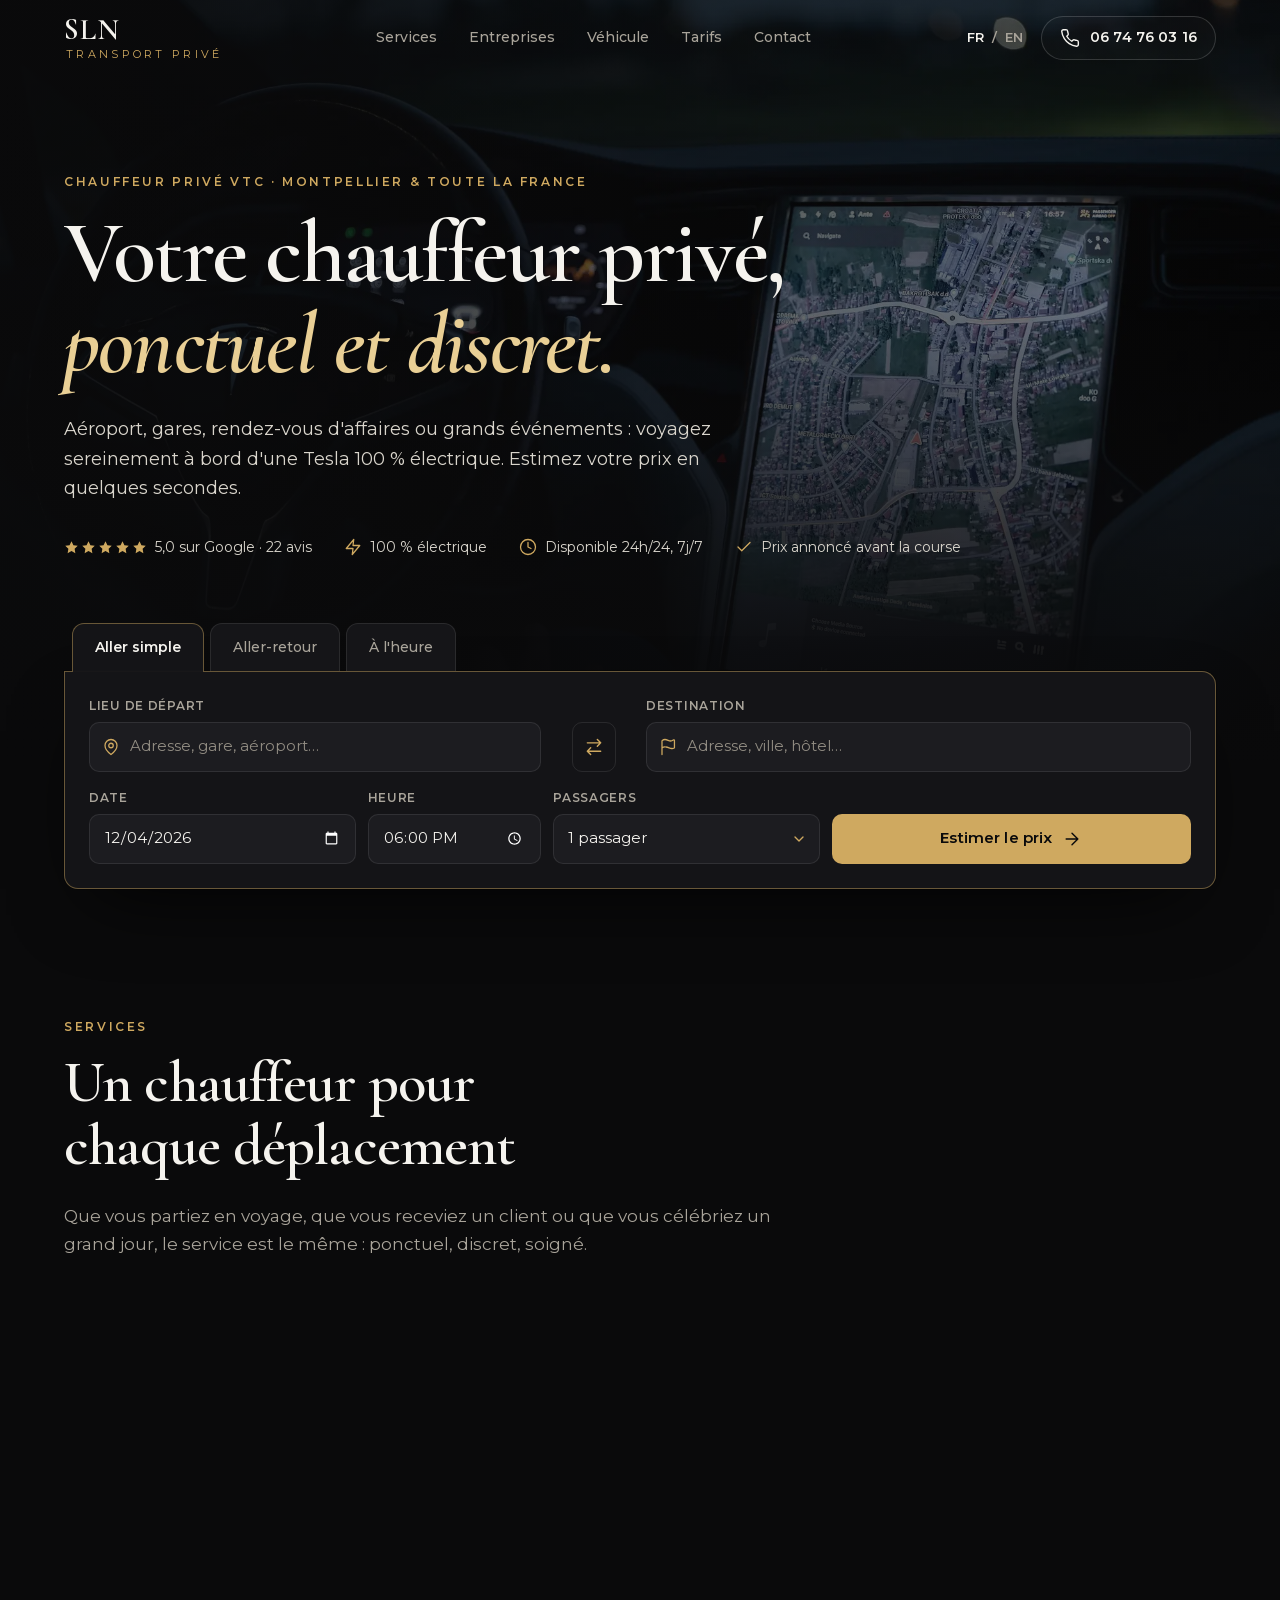
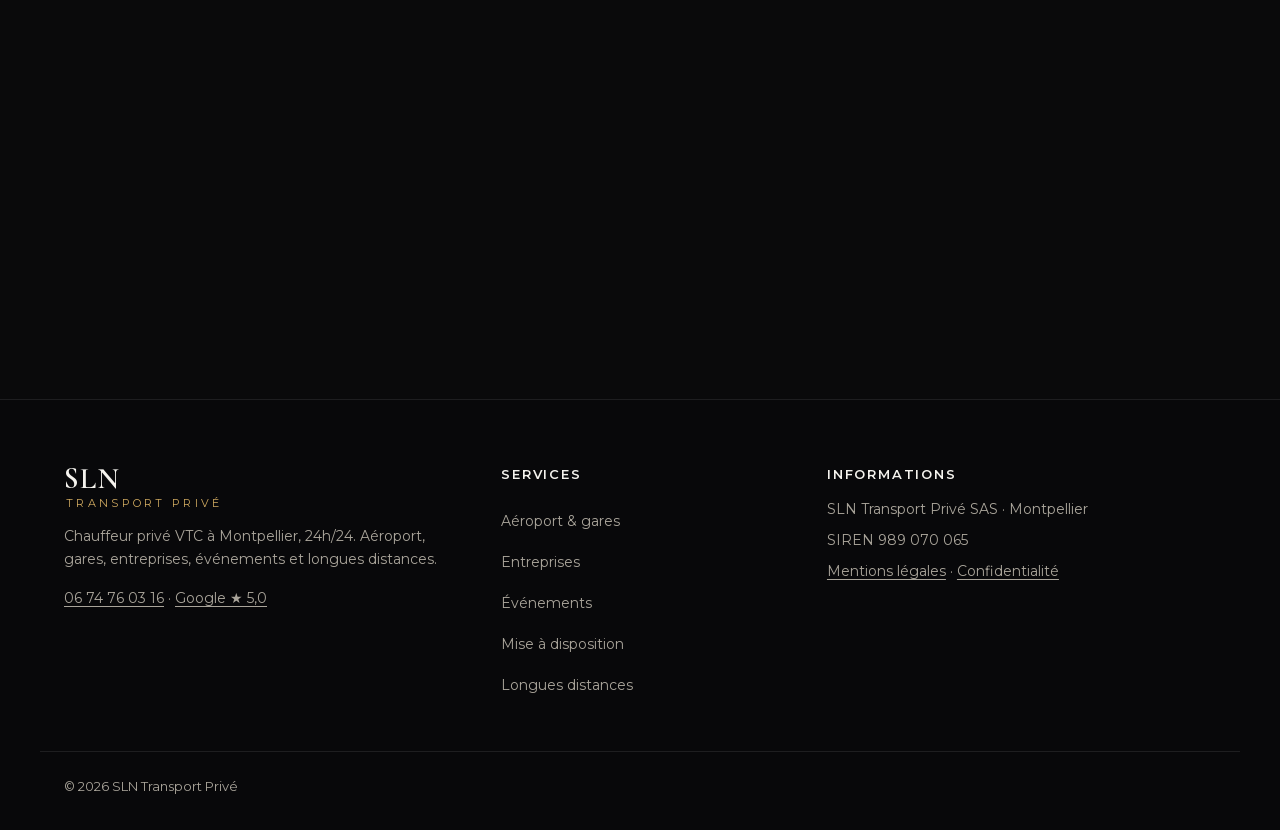
<file: index.html>
<!doctype html>
<html lang="fr">
<head>
<meta charset="utf-8">
<meta name="viewport" content="width=device-width, initial-scale=1">
<meta http-equiv="Content-Security-Policy" content="default-src 'self'; script-src 'self'; style-src 'self'; img-src 'self' data:; font-src 'self'; connect-src 'self' https://data.geopf.fr https://router.project-osrm.org https://api.web3forms.com; form-action 'self' https://api.web3forms.com; base-uri 'self'; object-src 'none'; upgrade-insecure-requests">
<meta name="referrer" content="strict-origin-when-cross-origin">
<title>Chauffeur VTC Montpellier 24h/24 | SLN Transport Privé</title>
<meta name="description" content="Chauffeur VTC à Montpellier 24h/24 : aéroport (forfait 35 €), gares, entreprises, événements, longues distances en Tesla électrique. Prix en ligne.">
<meta name="theme-color" content="#0A0A0B">
<!-- Brouillon en validation : DRAFT = False dans tools/build.py au lancement -->
<meta name="robots" content="noindex, nofollow">
<link rel="canonical" href="https://slnchauffeurprive.com/">
<link rel="alternate" hreflang="fr" href="https://slnchauffeurprive.com/">
<link rel="alternate" hreflang="en" href="https://slnchauffeurprive.com/en/">
<link rel="alternate" hreflang="x-default" href="https://slnchauffeurprive.com/">
<meta property="og:type" content="website">
<meta property="og:site_name" content="SLN Transport Privé">
<meta property="og:locale" content="fr_FR">
<meta property="og:title" content="Chauffeur VTC Montpellier 24h/24 | SLN Transport Privé">
<meta property="og:description" content="Chauffeur VTC à Montpellier 24h/24 : aéroport (forfait 35 €), gares, entreprises, événements, longues distances en Tesla électrique. Prix en ligne.">
<meta property="og:url" content="https://slnchauffeurprive.com/">
<meta property="og:image" content="https://slnchauffeurprive.com/img/og-image.jpg">
<meta property="og:image:width" content="1200">
<meta property="og:image:height" content="630">
<meta property="og:image:alt" content="SLN Transport Privé, chauffeur privé VTC à Montpellier">
<meta name="twitter:card" content="summary_large_image">
<link rel="icon" href="favicon.ico" sizes="any">
<link rel="icon" href="favicon.svg" type="image/svg+xml">
<link rel="apple-touch-icon" href="apple-touch-icon.png">
<link rel="manifest" href="site.webmanifest">
<link rel="preload" href="fonts/Montserrat-latin.woff2" as="font" type="font/woff2" crossorigin>
<link rel="preload" href="fonts/CormorantGaramond-latin.woff2" as="font" type="font/woff2" crossorigin>
<link rel="stylesheet" href="css/style.css?v=a0597d81">
<link rel="preload" as="image" href="img/hero-mobile.webp" media="(max-width: 900px)">
<link rel="preload" as="image" href="img/hero.webp" media="(min-width: 901px)">
<script type="application/ld+json">
{
 "@context": "https://schema.org",
 "@graph": [
  {
   "@type": "WebSite",
   "@id": "https://slnchauffeurprive.com/#website",
   "url": "https://slnchauffeurprive.com/",
   "name": "SLN Transport Privé",
   "inLanguage": [
    "fr-FR",
    "en"
   ],
   "publisher": {
    "@id": "https://slnchauffeurprive.com/#business"
   }
  },
  {
   "@type": "LocalBusiness",
   "@id": "https://slnchauffeurprive.com/#business",
   "name": "SLN Transport Privé",
   "legalName": "SLN Transport Privé SAS",
   "description": "Chauffeur privé VTC à Montpellier, disponible 24h/24 : transferts aéroport et gares, déplacements professionnels, événements, mise à disposition et longues distances en Tesla Model Y 100 % électrique.",
   "url": "https://slnchauffeurprive.com/",
   "telephone": "+33674760316",
   "image": "https://slnchauffeurprive.com/img/og-image.jpg",
   "logo": "https://slnchauffeurprive.com/img/icon-512.png",
   "priceRange": "€€",
   "currenciesAccepted": "EUR",
   "paymentAccepted": "Carte bancaire",
   "knowsLanguage": [
    "fr",
    "en"
   ],
   "address": {
    "@type": "PostalAddress",
    "addressLocality": "Montpellier",
    "postalCode": "34070",
    "addressRegion": "Occitanie",
    "addressCountry": "FR"
   },
   "geo": {
    "@type": "GeoCoordinates",
    "latitude": 43.6108,
    "longitude": 3.8767
   },
   "openingHoursSpecification": [
    {
     "@type": "OpeningHoursSpecification",
     "dayOfWeek": [
      "Monday",
      "Tuesday",
      "Wednesday",
      "Thursday",
      "Friday",
      "Saturday",
      "Sunday"
     ],
     "opens": "00:00",
     "closes": "23:59"
    }
   ],
   "areaServed": [
    {
     "@type": "City",
     "name": "Montpellier"
    },
    {
     "@type": "City",
     "name": "Lattes"
    },
    {
     "@type": "City",
     "name": "Pérols"
    },
    {
     "@type": "City",
     "name": "Mauguio"
    },
    {
     "@type": "City",
     "name": "Castelnau-le-Lez"
    },
    {
     "@type": "City",
     "name": "Palavas-les-Flots"
    },
    {
     "@type": "City",
     "name": "La Grande-Motte"
    },
    {
     "@type": "City",
     "name": "Sète"
    },
    {
     "@type": "City",
     "name": "Nîmes"
    },
    {
     "@type": "AdministrativeArea",
     "name": "Hérault"
    },
    {
     "@type": "Country",
     "name": "France"
    }
   ],
   "sameAs": [
    "https://share.google/uKCrQxwhXr0P1DarL"
   ],
   "hasOfferCatalog": {
    "@type": "OfferCatalog",
    "name": "Services de chauffeur privé",
    "itemListElement": [
     {
      "@type": "Offer",
      "itemOffered": {
       "@type": "Service",
       "name": "Transfert aéroport Montpellier ↔ Montpellier",
       "url": "https://slnchauffeurprive.com/vtc-aeroport-gare-montpellier/"
      },
      "priceSpecification": {
       "@type": "PriceSpecification",
       "price": 35,
       "priceCurrency": "EUR",
       "minPrice": 35
      }
     },
     {
      "@type": "Offer",
      "itemOffered": {
       "@type": "Service",
       "name": "Transfert gares de Montpellier ↔ Montpellier",
       "url": "https://slnchauffeurprive.com/vtc-aeroport-gare-montpellier/"
      },
      "priceSpecification": {
       "@type": "PriceSpecification",
       "price": 25,
       "priceCurrency": "EUR",
       "minPrice": 25
      }
     },
     {
      "@type": "Offer",
      "itemOffered": {
       "@type": "Service",
       "name": "Course en ville"
      },
      "priceSpecification": {
       "@type": "PriceSpecification",
       "price": 25,
       "priceCurrency": "EUR",
       "minPrice": 25
      }
     },
     {
      "@type": "Offer",
      "itemOffered": {
       "@type": "Service",
       "name": "Mise à disposition d'un chauffeur",
       "url": "https://slnchauffeurprive.com/chauffeur-mise-a-disposition-montpellier/"
      },
      "priceSpecification": {
       "@type": "PriceSpecification",
       "price": 60,
       "priceCurrency": "EUR",
       "minPrice": 60,
       "unitText": "HOUR"
      }
     },
     {
      "@type": "Offer",
      "itemOffered": {
       "@type": "Service",
       "name": "Chauffeur privé pour entreprises",
       "url": "https://slnchauffeurprive.com/chauffeur-prive-entreprise-montpellier/"
      }
     },
     {
      "@type": "Offer",
      "itemOffered": {
       "@type": "Service",
       "name": "Chauffeur pour mariages et événements",
       "url": "https://slnchauffeurprive.com/chauffeur-mariage-evenement-montpellier/"
      }
     },
     {
      "@type": "Offer",
      "itemOffered": {
       "@type": "Service",
       "name": "Transport longue distance",
       "url": "https://slnchauffeurprive.com/vtc-longue-distance-montpellier/"
      }
     }
    ]
   }
  },
  {
   "@type": "FAQPage",
   "mainEntity": [
    {
     "@type": "Question",
     "name": "Comment réserver une course ?",
     "acceptedAnswer": {
      "@type": "Answer",
      "text": "Estimez votre prix en haut de page, puis réservez en un clic sur WhatsApp ou via le formulaire. Vous pouvez aussi appeler, envoyer un SMS ou un e-mail."
     }
    },
    {
     "@type": "Question",
     "name": "L'estimation en ligne est-elle le prix final ?",
     "acceptedAnswer": {
      "@type": "Answer",
      "text": "L'estimation est calculée sur la distance réelle par la route. Le prix définitif vous est confirmé avant la course."
     }
    },
    {
     "@type": "Question",
     "name": "Comment se passe le paiement ?",
     "acceptedAnswer": {
      "@type": "Answer",
      "text": "Par carte bancaire directement à bord, en fin de course."
     }
    },
    {
     "@type": "Question",
     "name": "Travaillez-vous avec les entreprises ?",
     "acceptedAnswer": {
      "@type": "Answer",
      "text": "Oui : rendez-vous d'affaires, accueil de clients, séminaires. Une facture est remise pour chaque course."
     }
    },
    {
     "@type": "Question",
     "name": "Faites-vous les longs trajets ?",
     "acceptedAnswer": {
      "@type": "Answer",
      "text": "Oui, partout en France. Les trajets de plus de 200 km font l'objet d'un devis personnalisé."
     }
    }
   ]
  }
 ]
}
</script>
</head>
<body>

<!-- Icônes (tracé Lucide, licence ISC) -->
<svg class="sprite" width="0" height="0" aria-hidden="true">
  <defs>
    <symbol id="i-plane" viewBox="0 0 24 24"><path d="M17.8 19.2 16 11l3.5-3.5C21 6 21.5 4 21 3c-1-.5-3 0-4.5 1.5L13 8 4.8 6.2c-.5-.1-.9.1-1.1.5l-.3.5c-.2.5-.1 1 .3 1.3L9 12l-2 3H4l-1 1 3 2 2 3 1-1v-3l3-2 3.5 5.3c.3.4.8.5 1.3.3l.5-.2c.4-.3.6-.7.5-1.2z"/></symbol>
    <symbol id="i-train" viewBox="0 0 24 24"><rect x="5" y="3" width="14" height="14" rx="3"/><path d="M5 11h14M12 3v8M8 21l2-4M16 21l-2-4"/><circle cx="9" cy="14" r=".6"/><circle cx="15" cy="14" r=".6"/></symbol>
    <symbol id="i-briefcase" viewBox="0 0 24 24"><rect x="2" y="7" width="20" height="14" rx="2"/><path d="M16 21V5a2 2 0 0 0-2-2h-4a2 2 0 0 0-2 2v16"/></symbol>
    <symbol id="i-sparkle" viewBox="0 0 24 24"><path d="M12 3l1.9 5.8L20 11l-6.1 2.2L12 19l-1.9-5.8L4 11l6.1-2.2z"/><path d="M19 3v4M17 5h4"/></symbol>
    <symbol id="i-clock" viewBox="0 0 24 24"><circle cx="12" cy="12" r="10"/><path d="M12 6v6l4 2"/></symbol>
    <symbol id="i-route" viewBox="0 0 24 24"><path d="M3 6l6-3 6 3 6-3v15l-6 3-6-3-6 3z"/><path d="M9 3v15M15 6v15"/></symbol>
    <symbol id="i-phone" viewBox="0 0 24 24"><path d="M22 16.92v3a2 2 0 0 1-2.18 2 19.79 19.79 0 0 1-8.63-3.07 19.5 19.5 0 0 1-6-6 19.79 19.79 0 0 1-3.07-8.67A2 2 0 0 1 4.11 2h3a2 2 0 0 1 2 1.72 12.84 12.84 0 0 0 .7 2.81 2 2 0 0 1-.45 2.11L8.09 9.91a16 16 0 0 0 6 6l1.27-1.27a2 2 0 0 1 2.11-.45 12.84 12.84 0 0 0 2.81.7A2 2 0 0 1 22 16.92z"/></symbol>
    <symbol id="i-chat" viewBox="0 0 24 24"><path d="M7.9 20A9 9 0 1 0 4 16.1L2 22z"/></symbol>
    <symbol id="i-sms" viewBox="0 0 24 24"><path d="M21 15a2 2 0 0 1-2 2H7l-4 4V5a2 2 0 0 1 2-2h14a2 2 0 0 1 2 2z"/><path d="M8 10h.01M12 10h.01M16 10h.01"/></symbol>
    <symbol id="i-mail" viewBox="0 0 24 24"><rect x="2" y="4" width="20" height="16" rx="2"/><path d="m22 7-8.97 5.7a1.94 1.94 0 0 1-2.06 0L2 7"/></symbol>
    <symbol id="i-star" viewBox="0 0 24 24"><path d="M12 2l3.09 6.26L22 9.27l-5 4.87 1.18 6.88L12 17.77l-6.18 3.25L7 14.14 2 9.27l6.91-1.01z"/></symbol>
    <symbol id="i-shield" viewBox="0 0 24 24"><path d="M20 13c0 5-3.5 7.5-7.66 8.95a1 1 0 0 1-.67-.01C7.5 20.5 4 18 4 13V6a1 1 0 0 1 1-1c2 0 4.5-1.2 6.24-2.72a1.17 1.17 0 0 1 1.52 0C14.51 3.81 17 5 19 5a1 1 0 0 1 1 1z"/><path d="m9 12 2 2 4-4"/></symbol>
    <symbol id="i-zap" viewBox="0 0 24 24"><path d="M13 2 3 14h9l-1 8 10-12h-9l1-8z"/></symbol>
    <symbol id="i-users" viewBox="0 0 24 24"><path d="M16 21v-2a4 4 0 0 0-4-4H6a4 4 0 0 0-4 4v2"/><circle cx="9" cy="7" r="4"/><path d="M22 21v-2a4 4 0 0 0-3-3.87M16 3.13a4 4 0 0 1 0 7.75"/></symbol>
    <symbol id="i-luggage" viewBox="0 0 24 24"><rect x="6" y="7" width="12" height="13" rx="2"/><path d="M9 7V4h6v3M10 11v5M14 11v5M9 20v1M15 20v1"/></symbol>
    <symbol id="i-handshake" viewBox="0 0 24 24"><circle cx="9" cy="7" r="4"/><path d="M2 21v-2a4 4 0 0 1 4-4h6a4 4 0 0 1 4 4v2"/><path d="m16 11 2 2 4-4"/></symbol>
    <symbol id="i-eyeoff" viewBox="0 0 24 24"><path d="M9.88 9.88a3 3 0 1 0 4.24 4.24M10.73 5.08A10.43 10.43 0 0 1 12 5c7 0 10 7 10 7a13.16 13.16 0 0 1-1.67 2.68M6.61 6.61A13.53 13.53 0 0 0 2 12s3 7 10 7a9.74 9.74 0 0 0 5.39-1.61M2 2l20 20"/></symbol>
    <symbol id="i-check" viewBox="0 0 24 24"><path d="M20 6 9 17l-5-5"/></symbol>
    <symbol id="i-arrow" viewBox="0 0 24 24"><path d="M5 12h14M12 5l7 7-7 7"/></symbol>
    <symbol id="i-pin" viewBox="0 0 24 24"><path d="M20 10c0 6-8 12-8 12s-8-6-8-12a8 8 0 0 1 16 0z"/><circle cx="12" cy="10" r="3"/></symbol>
    <symbol id="i-flag" viewBox="0 0 24 24"><path d="M4 22V4a1 1 0 0 1 .4-.8A6 6 0 0 1 8 2c3 0 5 2 7.33 2q2 0 3.67-1.33a1 1 0 0 1 1.6.8v9.06a1 1 0 0 1-.4.8A6 6 0 0 1 16.67 14C14.33 14 12.33 12 9.33 12A6 6 0 0 0 4 13.33"/></symbol>
    <symbol id="i-swap" viewBox="0 0 24 24"><path d="m21 16-4 4-4-4M17 20V4M3 8l4-4 4 4M7 4v16"/></symbol>
    <symbol id="i-receipt" viewBox="0 0 24 24"><path d="M4 2v20l2-1 2 1 2-1 2 1 2-1 2 1 2-1 2 1V2l-2 1-2-1-2 1-2-1-2 1-2-1-2 1z"/><path d="M16 8H8M16 12H8M13 16H8"/></symbol>
    <symbol id="i-menu" viewBox="0 0 24 24"><path d="M4 7h16M4 12h16M4 17h16"/></symbol>
    <symbol id="i-x" viewBox="0 0 24 24"><path d="M18 6 6 18M6 6l12 12"/></symbol>
  </defs>
</svg>

<a class="skip" href="#contenu">Aller au contenu</a>

<!-- ============ EN-TÊTE ============ -->
<header class="site-header" id="top">
  <div class="container header-inner">
    <a href="./" class="brand" aria-label="SLN Transport Privé, retour à l'accueil">
      <span class="brand-mark">SLN</span>
      <span class="brand-sub">Transport Privé</span>
    </a>
    <nav class="main-nav" id="main-nav" aria-label="Navigation principale">
      <a href="#services">Services</a>
      <a href="#entreprises">Entreprises</a>
      <a href="#vehicule">Véhicule</a>
      <a href="#tarifs">Tarifs</a>
      <a href="#contact">Contact</a>
    </nav>
    <div class="header-actions">
      <div class="lang" role="group" aria-label="Langue">
        <a href="./" lang="fr" hreflang="fr" aria-current="true">FR</a>
        <span aria-hidden="true">/</span>
        <a href="en/" lang="en" hreflang="en">EN</a>
      </div>
      <a class="btn btn-outline btn-sm js-tel" href="tel:+33674760316">
        <svg class="ic" aria-hidden="true"><use href="#i-phone"/></svg><span class="js-tel-label">06 74 76 03 16</span>
      </a>
      <button class="menu-toggle" type="button" aria-controls="main-nav" aria-expanded="false" aria-label="Ouvrir le menu">
        <svg class="ic" aria-hidden="true"><use href="#i-menu"/></svg>
      </button>
    </div>
  </div>
</header>

<main id="contenu">

<!-- ============ HERO + RÉSERVATION ============ -->
<section class="hero" aria-labelledby="hero-title">
  <div class="hero-media" aria-hidden="true"></div>
  <div class="container hero-content">
    <p class="eyebrow">Chauffeur privé VTC · Montpellier &amp; toute la France</p>
    <h1 id="hero-title">Votre chauffeur privé,<br><em class="gold">ponctuel et discret.</em></h1>
    <p class="hero-lead">Aéroport, gares, rendez-vous d'affaires ou grands événements : voyagez sereinement à bord d'une Tesla 100&nbsp;% électrique. Estimez votre prix en quelques secondes.</p>
    <ul class="hero-proof" aria-label="Engagements">
      <li><span class="stars" aria-hidden="true"><svg><use href="#i-star"/></svg><svg><use href="#i-star"/></svg><svg><use href="#i-star"/></svg><svg><use href="#i-star"/></svg><svg><use href="#i-star"/></svg></span> 5,0 sur Google · 22 avis</li>
      <li><svg class="ic" aria-hidden="true"><use href="#i-zap"/></svg>100 % électrique</li>
      <li><svg class="ic" aria-hidden="true"><use href="#i-clock"/></svg>Disponible 24h/24, 7j/7</li>
      <li><svg class="ic" aria-hidden="true"><use href="#i-check"/></svg>Prix annoncé avant la course</li>
    </ul>
  </div>

  <!-- Module d'estimation -->
  <div class="container booking-wrap" id="reserver">
    <div class="booking">
      <div class="booking-tabs" role="tablist" aria-label="Type de trajet">
        <button role="tab" type="button" id="tab-simple" aria-selected="true" aria-controls="booking-tabpanel" data-mode="simple">Aller simple</button>
        <button role="tab" type="button" id="tab-retour" aria-selected="false" aria-controls="booking-tabpanel" data-mode="retour" tabindex="-1">Aller-retour</button>
        <button role="tab" type="button" id="tab-dispo" aria-selected="false" aria-controls="booking-tabpanel" data-mode="dispo" tabindex="-1">À l'heure</button>
      </div>

      <div id="booking-tabpanel" role="tabpanel" aria-labelledby="tab-simple">
      <form class="booking-panel" id="booking-form" novalidate>
        <div class="b-grid">
          <div class="field field-addr">
            <label for="from">Lieu de départ</label>
            <div class="combo">
              <svg class="ic field-ic" aria-hidden="true"><use href="#i-pin"/></svg>
              <input id="from" name="from" type="text" autocomplete="off" placeholder="Adresse, gare, aéroport…" role="combobox" aria-autocomplete="list" aria-expanded="false" aria-controls="from-list" required>
              <ul class="combo-list" id="from-list" role="listbox" aria-label="Suggestions de départ"></ul>
            </div>
          </div>

          <button type="button" class="swap" id="swap" aria-label="Inverser départ et destination">
            <svg class="ic" aria-hidden="true"><use href="#i-swap"/></svg>
          </button>

          <div class="field field-addr" data-hide="dispo">
            <label for="to">Destination</label>
            <div class="combo">
              <svg class="ic field-ic" aria-hidden="true"><use href="#i-flag"/></svg>
              <input id="to" name="to" type="text" autocomplete="off" placeholder="Adresse, ville, hôtel…" role="combobox" aria-autocomplete="list" aria-expanded="false" aria-controls="to-list" required>
              <ul class="combo-list" id="to-list" role="listbox" aria-label="Suggestions de destination"></ul>
            </div>
          </div>

          <div class="field field-hours" data-show="dispo" hidden>
            <label for="hours">Durée</label>
            <select id="hours" name="hours">
              <option value="2">2 heures</option>
              <option value="3">3 heures</option>
              <option value="4">Demi-journée (4 h)</option>
              <option value="6">6 heures</option>
              <option value="8">Journée (8 h)</option>
            </select>
          </div>

          <div class="field field-date">
            <label for="date">Date</label>
            <input id="date" name="date" type="date" required>
          </div>
          <div class="field field-time">
            <label for="time">Heure</label>
            <input id="time" name="time" type="time" step="300" required>
          </div>

          <div class="field field-date" data-show="retour" hidden>
            <label for="date2">Date retour</label>
            <input id="date2" name="date2" type="date">
          </div>
          <div class="field field-time" data-show="retour" hidden>
            <label for="time2">Heure retour</label>
            <input id="time2" name="time2" type="time" step="300">
          </div>

          <div class="field field-pax">
            <label for="pax">Passagers</label>
            <select id="pax" name="pax">
              <option value="1">1 passager</option>
              <option value="2">2 passagers</option>
              <option value="3">3 passagers</option>
              <option value="4">4 passagers</option>
            </select>
          </div>

          <button type="submit" class="btn btn-gold b-submit" id="estimate-btn">
            <span>Estimer le prix</span>
            <svg class="ic" aria-hidden="true"><use href="#i-arrow"/></svg>
          </button>
        </div>

        <p class="b-error" id="b-error" role="alert" hidden></p>

        <p class="sr-only" id="b-live" role="status" aria-live="polite"></p>

        <div class="b-result" id="b-result">
          <div class="b-result-inner">
          <div class="r-price">
            <span class="r-label">Estimation</span>
            <strong id="r-amount">—</strong>
            <span class="r-route" id="r-route"></span>
            <span class="r-meta" id="r-meta"></span>
          </div>
          <div class="r-actions">
            <a class="btn btn-gold" id="r-whatsapp" href="#" target="_blank" rel="noopener">
              <svg class="ic" aria-hidden="true"><use href="#i-chat"/></svg>Réserver sur WhatsApp
            </a>
            <a class="btn btn-outline" id="r-form" href="#contact">Envoyer une demande</a>
            <a class="btn btn-outline js-tel" href="tel:+33674760316"><svg class="ic" aria-hidden="true"><use href="#i-phone"/></svg>Appeler</a>
          </div>
          <p class="r-note" id="r-note">Estimation TTC calculée sur la distance par la route. Le chauffeur vous répond personnellement pour confirmer la course et son prix.</p>
          </div>
        </div>
      </form>
      </div>
    </div>
  </div>
</section>

<!-- ============ SERVICES ============ -->
<section class="section" id="services" aria-labelledby="services-title">
  <div class="container">
    <header class="section-head reveal">
      <p class="eyebrow">Services</p>
      <h2 id="services-title">Un chauffeur pour chaque déplacement</h2>
      <p>Que vous partiez en voyage, que vous receviez un client ou que vous célébriez un grand jour, le service est le même : ponctuel, discret, soigné.</p>
    </header>

    <div class="services-grid">
      <article class="card service reveal">
        <svg class="card-ic" aria-hidden="true"><use href="#i-plane"/></svg>
        <h3><a class="card-link" href="vtc-aeroport-gare-montpellier/">Aéroport &amp; gares</a></h3>
        <p>Montpellier-Méditerranée, Saint-Roch, Sud de France, Nîmes, Marseille… Prise en charge à l'heure, aide aux bagages.</p>
        <p class="price-tag">Forfait aéroport dès <b>35 €</b></p>
      </article>
      <article class="card service reveal">
        <svg class="card-ic" aria-hidden="true"><use href="#i-briefcase"/></svg>
        <h3><a class="card-link" href="chauffeur-prive-entreprise-montpellier/">Déplacements professionnels</a></h3>
        <p>Rendez-vous d'affaires, accueil de clients ou de partenaires, séminaires. Un service fiable, une facture pour chaque course.</p>
        <a class="link-arrow" href="chauffeur-prive-entreprise-montpellier/">Offre entreprises <svg class="ic" aria-hidden="true"><use href="#i-arrow"/></svg></a>
      </article>
      <article class="card service reveal">
        <svg class="card-ic" aria-hidden="true"><use href="#i-sparkle"/></svg>
        <h3><a class="card-link" href="chauffeur-mariage-evenement-montpellier/">Événements</a></h3>
        <p>Mariages, anniversaires, cérémonies, festivals, concerts, sorties touristiques. Arrivez détendu, repartez en toute sécurité.</p>
        <p class="price-tag">Sur devis</p>
      </article>
      <article class="card service reveal">
        <svg class="card-ic" aria-hidden="true"><use href="#i-clock"/></svg>
        <h3><a class="card-link" href="chauffeur-mise-a-disposition-montpellier/">Mise à disposition</a></h3>
        <p>Un chauffeur à vos côtés pour plusieurs heures ou la journée : rendez-vous enchaînés, visites, soirées.</p>
        <p class="price-tag">À partir de <b>60 € / h</b></p>
      </article>
      <article class="card service reveal">
        <svg class="card-ic" aria-hidden="true"><use href="#i-route"/></svg>
        <h3><a class="card-link" href="vtc-longue-distance-montpellier/">Longues distances</a></h3>
        <p>Montpellier → Nîmes, Avignon, Marseille, Toulouse, Lyon… et partout en France, porte à porte.</p>
        <a class="link-arrow" href="vtc-longue-distance-montpellier/">Prix longues distances <svg class="ic" aria-hidden="true"><use href="#i-arrow"/></svg></a>
      </article>
    </div>
  </div>
</section>

<!-- ============ ENTREPRISES ============ -->
<section class="section section-alt" id="entreprises" aria-labelledby="pro-title">
  <div class="container split">
    <div class="split-text reveal">
      <p class="eyebrow">Entreprises</p>
      <h2 id="pro-title">Vos déplacements professionnels, sans imprévu</h2>
      <p>Vos collaborateurs, clients et partenaires sont accueillis avec le même niveau d'exigence que vous. Vous réservez, nous nous occupons du reste.</p>
      <ul class="checklist">
        <li><svg class="ic" aria-hidden="true"><use href="#i-check"/></svg><span><b>Ponctualité</b> : le chauffeur est sur place avant l'heure prévue.</span></li>
        <li><svg class="ic" aria-hidden="true"><use href="#i-check"/></svg><span><b>Confidentialité</b> : vos échanges et appels restent entre vous.</span></li>
        <li><svg class="ic" aria-hidden="true"><use href="#i-check"/></svg><span><b>Facture</b> pour chaque course, prix connu à l'avance.</span></li>
        <li><svg class="ic" aria-hidden="true"><use href="#i-check"/></svg><span><b>Image responsable</b> : véhicule 100 % électrique pour vos déplacements.</span></li>
      </ul>
      <a class="btn btn-gold" href="#contact" data-client="pro">Demander un devis entreprise <svg class="ic" aria-hidden="true"><use href="#i-arrow"/></svg></a>
    </div>
    <div class="split-cards reveal">
      <figure class="pro-media"><img src="img/nuit.webp" alt="Tesla noire à l'arrêt de nuit, feux arrière allumés" width="1000" height="750" loading="lazy" decoding="async"></figure>
      <div class="mini"><svg class="ic" aria-hidden="true"><use href="#i-handshake"/></svg><div><b>Accueil de vos invités</b><span>Gare, aéroport, hôtel : votre client est attendu et accompagné.</span></div></div>
      <div class="mini"><svg class="ic" aria-hidden="true"><use href="#i-users"/></svg><div><b>Séminaires &amp; événements</b><span>Navettes entre hôtel, lieu de réception et gare.</span></div></div>
      <div class="mini"><svg class="ic" aria-hidden="true"><use href="#i-receipt"/></svg><div><b>Réservation simple</b><span>Par téléphone, WhatsApp, SMS, mail ou formulaire.</span></div></div>
    </div>
  </div>
</section>

<!-- ============ VALEURS ============ -->
<section class="section" aria-labelledby="values-title">
  <div class="container">
    <header class="section-head reveal">
      <h2 id="values-title">Quatre engagements, à chaque course</h2>
    </header>
    <div class="values-grid">
      <div class="value reveal"><svg class="ic" aria-hidden="true"><use href="#i-handshake"/></svg><h3>Relationnel</h3><p>Un accueil chaleureux et attentionné, du premier message jusqu'à destination.</p></div>
      <div class="value reveal"><svg class="ic" aria-hidden="true"><use href="#i-eyeoff"/></svg><h3>Discrétion</h3><p>Votre trajet, vos conversations, votre tranquillité : tout reste confidentiel.</p></div>
      <div class="value reveal"><svg class="ic" aria-hidden="true"><use href="#i-clock"/></svg><h3>Ponctualité</h3><p>Le chauffeur anticipe le trafic pour être là avant vous, pas après.</p></div>
      <div class="value reveal"><svg class="ic" aria-hidden="true"><use href="#i-shield"/></svg><h3>Sécurité</h3><p>Conduite souple, chauffeur VTC professionnel, véhicule récent et entretenu.</p></div>
    </div>
  </div>
</section>

<!-- ============ VÉHICULE ============ -->
<section class="section section-alt" id="vehicule" aria-labelledby="car-title">
  <div class="container split split-car">
    <figure class="car-media reveal">
      <img src="img/vehicule.webp" alt="Volant d'une Tesla dans un habitacle sombre" width="900" height="1350" loading="lazy" decoding="async">
      <figcaption>Photo d'illustration (Pexels), à remplacer par le véhicule réel</figcaption>
    </figure>
    <div class="split-text reveal">
      <p class="eyebrow">Le véhicule</p>
      <h2 id="car-title">Tesla Model Y 2024</h2>
      <p>Silencieuse, spacieuse et 100 % électrique : le confort d'un salon, sans bruit de moteur ni vibration. Idéal pour travailler, téléphoner ou simplement se reposer.</p>
      <ul class="specs">
        <li><svg class="ic" aria-hidden="true"><use href="#i-users"/></svg><b>4</b><span>passagers</span></li>
        <li><svg class="ic" aria-hidden="true"><use href="#i-luggage"/></svg><b>Grand</b><span>coffre</span></li>
        <li><svg class="ic" aria-hidden="true"><use href="#i-zap"/></svg><b>100 %</b><span>électrique</span></li>
        <li><svg class="ic" aria-hidden="true"><use href="#i-sparkle"/></svg><b>Toit</b><span>panoramique</span></li>
      </ul>
    </div>
  </div>
</section>

<!-- ============ TARIFS ============ -->
<section class="section" id="tarifs" aria-labelledby="tarifs-title">
  <div class="container">
    <header class="section-head reveal">
      <h2 id="tarifs-title">Des prix clairs, annoncés à l'avance</h2>
      <p>Pas de compteur, pas de mauvaise surprise : vous connaissez le prix avant de monter.</p>
    </header>
    <div class="prices-grid">
      <div class="price-card reveal"><span>Aéroport ↔ Montpellier</span><strong>35 €</strong><p>Forfait fixe</p></div>
      <div class="price-card reveal"><span>Gares ↔ Montpellier</span><strong>25 €</strong><p>Saint-Roch ou Sud de France</p></div>
      <div class="price-card reveal"><span>Course en ville</span><strong>dès 25 €</strong><p>Selon la distance</p></div>
      <div class="price-card reveal"><span>Mise à disposition</span><strong>60 € / h</strong><p>Minimum 2 heures</p></div>
    </div>
    <p class="prices-note reveal">Tarifs TTC indicatifs. Majoration de 25 % entre 22 h et 6 h. Longues distances : <a href="#reserver">estimation immédiate en ligne</a>. Paiement par carte bancaire à bord.</p>
  </div>
</section>

<!-- ============ AVIS ============ -->
<section class="section section-alt" id="avis" aria-labelledby="avis-title">
  <div class="container reviews reveal">
    <div class="rating-big">
      <strong>5,0</strong>
      <span class="stars stars-lg" aria-hidden="true"><svg><use href="#i-star"/></svg><svg><use href="#i-star"/></svg><svg><use href="#i-star"/></svg><svg><use href="#i-star"/></svg><svg><use href="#i-star"/></svg></span>
      <p>22 avis vérifiés sur Google</p>
    </div>
    <div class="reviews-text">
      <p class="eyebrow">Avis clients</p>
      <h2 id="avis-title">Ils ont voyagé avec nous</h2>
      <p>La meilleure preuve de notre sérieux, ce sont nos clients. Découvrez leurs retours sur notre fiche Google.</p>
      <!-- À intégrer : 3 témoignages réels (prénom + type de trajet) avec l'accord des clients -->
      <a class="btn btn-outline js-google" href="#" target="_blank" rel="noopener">Lire les avis sur Google <svg class="ic" aria-hidden="true"><use href="#i-arrow"/></svg></a>
    </div>
  </div>
</section>

<!-- ============ ZONES ============ -->
<section class="section" aria-labelledby="zones-title">
  <div class="container">
    <header class="section-head reveal">
      <h2 id="zones-title">Basé à Montpellier, partout en France</h2>
    </header>
    <ul class="chips reveal">
      <li>Montpellier</li><li>Aéroport Montpellier-Méditerranée</li><li>Gare Saint-Roch</li><li>Gare Sud de France</li>
      <li>Lattes</li><li>Pérols</li><li>Mauguio</li><li>Palavas-les-Flots</li><li>Carnon</li><li>La Grande-Motte</li>
      <li>Sète</li><li>Nîmes</li><li>Avignon</li><li>Marseille</li><li>Toulouse</li><li class="chip-gold">Toute la France sur réservation</li>
    </ul>
  </div>
</section>

<!-- ============ FAQ ============ -->
<section class="section section-alt" id="faq" aria-labelledby="faq-title">
  <div class="container faq-wrap">
    <header class="section-head reveal">
      <h2 id="faq-title">Bon à savoir</h2>
      <figure class="faq-media"><img src="img/pluie.webp" alt="Logo Tesla chromé sous la pluie" width="720" height="900" loading="lazy" decoding="async"></figure>
    </header>
    <div class="faq reveal">
      <details>
        <summary>Comment réserver une course ?</summary>
        <p>Estimez votre prix en haut de page, puis réservez en un clic sur WhatsApp ou via le formulaire. Vous pouvez aussi appeler, envoyer un SMS ou un e-mail. Chaque réservation est confirmée personnellement.</p>
      </details>
      <details>
        <summary>L'estimation en ligne est-elle le prix final ?</summary>
        <p>L'estimation est calculée sur la distance réelle par la route. Le prix définitif vous est confirmé avant la course et ne change plus ensuite.</p>
      </details>
      <details>
        <summary>Comment se passe le paiement ?</summary>
        <p>Par carte bancaire directement à bord, en fin de course.</p>
      </details>
      <details>
        <summary>Travaillez-vous avec les entreprises ?</summary>
        <p>Oui, c'est une grande partie de notre activité : rendez-vous d'affaires, accueil de clients, séminaires. Une facture est remise pour chaque course.</p>
      </details>
      <details>
        <summary>Faites-vous les longs trajets ?</summary>
        <p>Oui, partout en France. Les trajets de plus de 200 km font l'objet d'un devis personnalisé.</p>
      </details>
    </div>
  </div>
</section>

<!-- ============ CONTACT ============ -->
<section class="section" id="contact" aria-labelledby="contact-title">
  <div class="container contact">
    <div class="contact-direct reveal">
      <h2 id="contact-title">Parlons de votre trajet</h2>
      <p>Disponible 24h/24, 7j/7. Réponse rapide, par le moyen qui vous convient.</p>
      <ul class="contact-list">
        <li><a class="js-tel" href="tel:+33674760316"><svg class="ic" aria-hidden="true"><use href="#i-phone"/></svg><span><b>Appeler</b><span class="js-tel-label">06 74 76 03 16</span></span></a></li>
        <li><a class="js-wa" href="#" target="_blank" rel="noopener"><svg class="ic" aria-hidden="true"><use href="#i-chat"/></svg><span><b>WhatsApp</b>Réponse rapide</span></a></li>
        <li><a class="js-sms" href="sms:+33674760316"><svg class="ic" aria-hidden="true"><use href="#i-sms"/></svg><span><b>SMS</b>Envoyer un message</span></a></li>
        <li><a class="js-mail" href="mailto:slntransportprive@gmail.com"><svg class="ic" aria-hidden="true"><use href="#i-mail"/></svg><span><b>E-mail</b><span class="js-mail-label">slntransportprive@gmail.com</span></span></a></li>
      </ul>
    </div>

    <form class="contact-form reveal" id="contact-form" novalidate>
      <fieldset class="seg">
        <legend class="sr-only">Vous êtes</legend>
        <label><input type="radio" name="client" value="Particulier" checked><span>Particulier</span></label>
        <label><input type="radio" name="client" value="Entreprise"><span>Entreprise</span></label>
      </fieldset>
      <div class="f-row">
        <div class="field"><label for="c-name">Nom et prénom</label><input id="c-name" name="name" type="text" autocomplete="name" required></div>
        <div class="field"><label for="c-company">Société <span class="opt">(facultatif)</span></label><input id="c-company" name="company" type="text" autocomplete="organization"></div>
      </div>
      <div class="f-row">
        <div class="field"><label for="c-phone">Téléphone</label><input id="c-phone" name="phone" type="tel" autocomplete="tel" required></div>
        <div class="field"><label for="c-email">E-mail <span class="opt">(facultatif)</span></label><input id="c-email" name="email" type="email" autocomplete="email"></div>
      </div>
      <div class="field"><label for="c-trip">Votre trajet</label><textarea id="c-trip" name="trip" rows="5" placeholder="Départ, destination, date, heure, nombre de passagers, bagages…" required></textarea></div>
      <!-- Anti-spam : champ invisible, les robots le cochent -->
      <input type="checkbox" name="botcheck" class="hp" tabindex="-1" autocomplete="off" aria-hidden="true">
      <p class="f-error" id="f-error" role="alert" hidden></p>
      <button type="submit" class="btn btn-gold btn-block" id="f-submit"><span>Envoyer ma demande</span> <svg class="ic" aria-hidden="true"><use href="#i-arrow"/></svg></button>
      <p class="f-legal">Vos données servent uniquement à répondre à votre demande. Elles sont transmises par e-mail via notre prestataire d'envoi (Web3Forms) et ne sont jamais revendues ni utilisées à d'autres fins.</p>
      <div class="f-success" id="f-success" role="status" tabindex="-1" hidden>
        <svg class="ic" aria-hidden="true"><use href="#i-check"/></svg>
        <h3>Demande envoyée</h3>
        <p>Merci, votre demande a bien été reçue. Le chauffeur vous recontacte personnellement, par téléphone ou par message, pour confirmer le trajet et le prix.</p>
        <p class="f-success-alt">Pressé ? <a class="js-wa" href="#" target="_blank" rel="noopener">Écrivez sur WhatsApp</a> ou <a class="js-tel" href="tel:+33674760316">appelez directement</a>.</p>
        <button type="button" class="btn btn-outline" id="f-again">Faire une autre demande</button>
      </div>
    </form>
  </div>
</section>

</main>

<!-- ============ PIED DE PAGE ============ -->
<footer class="site-footer">
  <div class="container footer-grid">
    <div>
      <a href="./" class="brand"><span class="brand-mark">SLN</span><span class="brand-sub">Transport Privé</span></a>
      <p>Chauffeur privé VTC à Montpellier, 24h/24. Aéroport, gares, entreprises, événements et longues distances.</p>
      <p><a class="js-tel" href="tel:+33674760316">06 74 76 03 16</a> · <a href="https://share.google/uKCrQxwhXr0P1DarL" target="_blank" rel="noopener">Google ★ 5,0</a></p>
    </div>
    <nav aria-label="Services">
      <p class="foot-title">Services</p>
      <a href="vtc-aeroport-gare-montpellier/">Aéroport & gares</a><a href="chauffeur-prive-entreprise-montpellier/">Entreprises</a><a href="chauffeur-mariage-evenement-montpellier/">Événements</a><a href="chauffeur-mise-a-disposition-montpellier/">Mise à disposition</a><a href="vtc-longue-distance-montpellier/">Longues distances</a>
    </nav>
    <div class="footer-legal">
      <p class="foot-title">Informations</p>
      <p>SLN Transport Privé SAS · Montpellier</p>
      <p>SIREN 989 070 065</p>
      <p><a href="mentions-legales/">Mentions légales</a> · <a href="confidentialite/">Confidentialité</a></p>
    </div>
  </div>
  <p class="container copyright">© <span id="year">2026</span> SLN Transport Privé</p>
</footer>

<!-- Barre d'action mobile -->
<nav class="mobile-bar" aria-label="Contact rapide">
  <a class="js-tel" href="tel:+33674760316"><svg class="ic" aria-hidden="true"><use href="#i-phone"/></svg>Appeler</a>
  <a class="js-wa" href="#" target="_blank" rel="noopener"><svg class="ic" aria-hidden="true"><use href="#i-chat"/></svg>WhatsApp</a>
  <a class="mb-gold" href="#reserver"><svg class="ic" aria-hidden="true"><use href="#i-arrow"/></svg>Estimer</a>
</nav>

<script src="js/main.js?v=2c215cc1" defer></script>
</body>
</html>
</file>
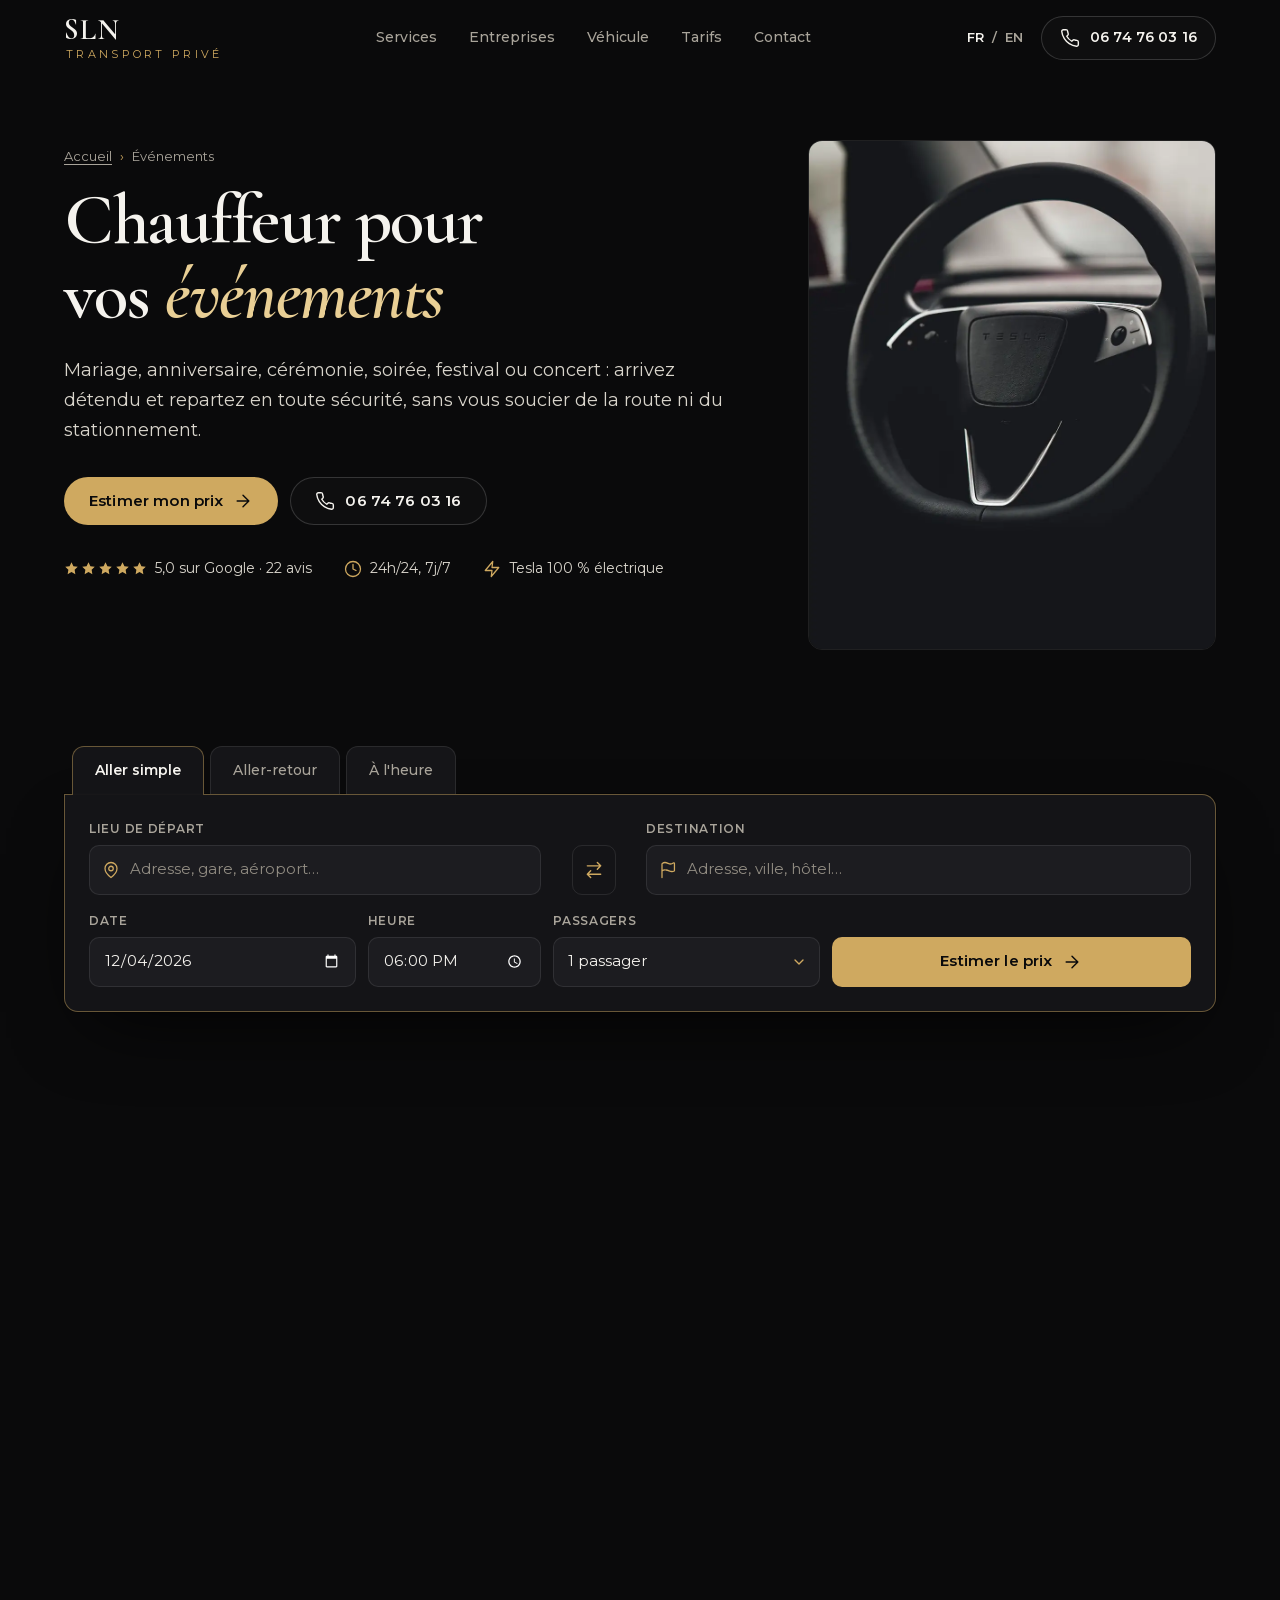
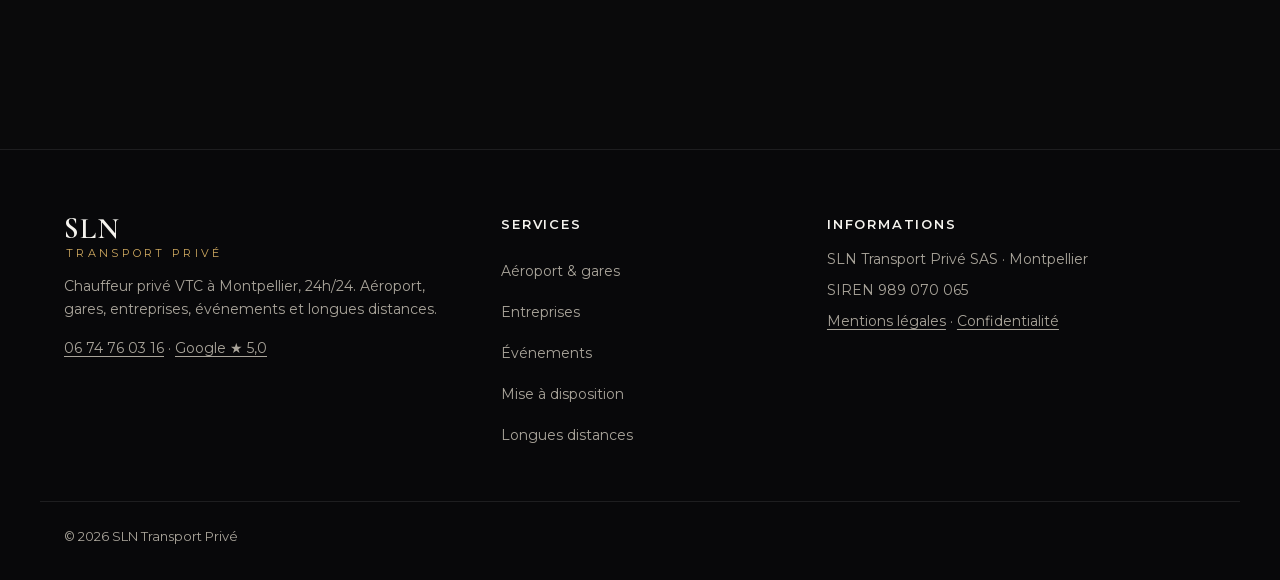
<file: chauffeur-mariage-evenement-montpellier/index.html>
<!doctype html>
<html lang="fr">
<head>
<meta charset="utf-8">
<meta name="viewport" content="width=device-width, initial-scale=1">
<meta http-equiv="Content-Security-Policy" content="default-src 'self'; script-src 'self'; style-src 'self'; img-src 'self' data:; font-src 'self'; connect-src 'self' https://data.geopf.fr https://router.project-osrm.org https://api.web3forms.com; form-action 'self' https://api.web3forms.com; base-uri 'self'; object-src 'none'; upgrade-insecure-requests">
<meta name="referrer" content="strict-origin-when-cross-origin">
<title>Chauffeur mariage &amp; événements Montpellier | SLN</title>
<meta name="description" content="Chauffeur privé pour mariages, anniversaires, cérémonies, festivals et concerts à Montpellier. Tesla électrique, service soigné, devis sur mesure.">
<meta name="theme-color" content="#0A0A0B">
<!-- Brouillon en validation : DRAFT = False dans tools/build.py au lancement -->
<meta name="robots" content="noindex, nofollow">
<link rel="canonical" href="https://slnchauffeurprive.com/chauffeur-mariage-evenement-montpellier/">
<meta property="og:type" content="website">
<meta property="og:site_name" content="SLN Transport Privé">
<meta property="og:locale" content="fr_FR">
<meta property="og:title" content="Chauffeur mariage &amp; événements Montpellier | SLN">
<meta property="og:description" content="Chauffeur privé pour mariages, anniversaires, cérémonies, festivals et concerts à Montpellier. Tesla électrique, service soigné, devis sur mesure.">
<meta property="og:url" content="https://slnchauffeurprive.com/chauffeur-mariage-evenement-montpellier/">
<meta property="og:image" content="https://slnchauffeurprive.com/img/og-image.jpg">
<meta property="og:image:width" content="1200">
<meta property="og:image:height" content="630">
<meta property="og:image:alt" content="SLN Transport Privé, chauffeur privé VTC à Montpellier">
<meta name="twitter:card" content="summary_large_image">
<link rel="icon" href="../favicon.ico" sizes="any">
<link rel="icon" href="../favicon.svg" type="image/svg+xml">
<link rel="apple-touch-icon" href="../apple-touch-icon.png">
<link rel="manifest" href="../site.webmanifest">
<link rel="preload" href="../fonts/Montserrat-latin.woff2" as="font" type="font/woff2" crossorigin>
<link rel="preload" href="../fonts/CormorantGaramond-latin.woff2" as="font" type="font/woff2" crossorigin>
<link rel="stylesheet" href="../css/style.css?v=a0597d81">
<script type="application/ld+json">
{
 "@context": "https://schema.org",
 "@graph": [
  {
   "@type": "LocalBusiness",
   "@id": "https://slnchauffeurprive.com/#business",
   "name": "SLN Transport Privé",
   "legalName": "SLN Transport Privé SAS",
   "description": "Chauffeur privé VTC à Montpellier, disponible 24h/24 : transferts aéroport et gares, déplacements professionnels, événements, mise à disposition et longues distances en Tesla Model Y 100 % électrique.",
   "url": "https://slnchauffeurprive.com/",
   "telephone": "+33674760316",
   "image": "https://slnchauffeurprive.com/img/og-image.jpg",
   "logo": "https://slnchauffeurprive.com/img/icon-512.png",
   "priceRange": "€€",
   "currenciesAccepted": "EUR",
   "paymentAccepted": "Carte bancaire",
   "knowsLanguage": [
    "fr",
    "en"
   ],
   "address": {
    "@type": "PostalAddress",
    "addressLocality": "Montpellier",
    "postalCode": "34070",
    "addressRegion": "Occitanie",
    "addressCountry": "FR"
   },
   "geo": {
    "@type": "GeoCoordinates",
    "latitude": 43.6108,
    "longitude": 3.8767
   },
   "openingHoursSpecification": [
    {
     "@type": "OpeningHoursSpecification",
     "dayOfWeek": [
      "Monday",
      "Tuesday",
      "Wednesday",
      "Thursday",
      "Friday",
      "Saturday",
      "Sunday"
     ],
     "opens": "00:00",
     "closes": "23:59"
    }
   ],
   "areaServed": [
    {
     "@type": "City",
     "name": "Montpellier"
    },
    {
     "@type": "City",
     "name": "Lattes"
    },
    {
     "@type": "City",
     "name": "Pérols"
    },
    {
     "@type": "City",
     "name": "Mauguio"
    },
    {
     "@type": "City",
     "name": "Castelnau-le-Lez"
    },
    {
     "@type": "City",
     "name": "Palavas-les-Flots"
    },
    {
     "@type": "City",
     "name": "La Grande-Motte"
    },
    {
     "@type": "City",
     "name": "Sète"
    },
    {
     "@type": "City",
     "name": "Nîmes"
    },
    {
     "@type": "AdministrativeArea",
     "name": "Hérault"
    },
    {
     "@type": "Country",
     "name": "France"
    }
   ],
   "sameAs": [
    "https://share.google/uKCrQxwhXr0P1DarL"
   ]
  },
  {
   "@type": "Service",
   "@id": "https://slnchauffeurprive.com/chauffeur-mariage-evenement-montpellier/#service",
   "name": "Chauffeur pour mariages et événements",
   "serviceType": "Chauffeur pour mariages et événements",
   "description": "Chauffeur privé pour mariages, anniversaires, cérémonies, festivals et concerts à Montpellier. Tesla électrique, service soigné, devis sur mesure.",
   "url": "https://slnchauffeurprive.com/chauffeur-mariage-evenement-montpellier/",
   "provider": {
    "@id": "https://slnchauffeurprive.com/#business"
   },
   "areaServed": [
    {
     "@type": "City",
     "name": "Montpellier"
    },
    {
     "@type": "City",
     "name": "Lattes"
    },
    {
     "@type": "City",
     "name": "Pérols"
    },
    {
     "@type": "City",
     "name": "Mauguio"
    },
    {
     "@type": "City",
     "name": "Castelnau-le-Lez"
    },
    {
     "@type": "City",
     "name": "Palavas-les-Flots"
    },
    {
     "@type": "City",
     "name": "La Grande-Motte"
    },
    {
     "@type": "City",
     "name": "Sète"
    },
    {
     "@type": "City",
     "name": "Nîmes"
    },
    {
     "@type": "AdministrativeArea",
     "name": "Hérault"
    },
    {
     "@type": "Country",
     "name": "France"
    }
   ]
  },
  {
   "@type": "BreadcrumbList",
   "itemListElement": [
    {
     "@type": "ListItem",
     "position": 1,
     "name": "Accueil",
     "item": "https://slnchauffeurprive.com/"
    },
    {
     "@type": "ListItem",
     "position": 2,
     "name": "Événements",
     "item": "https://slnchauffeurprive.com/chauffeur-mariage-evenement-montpellier/"
    }
   ]
  },
  {
   "@type": "FAQPage",
   "mainEntity": [
    {
     "@type": "Question",
     "name": "Combien coûte un chauffeur pour un mariage ?",
     "acceptedAnswer": {
      "@type": "Answer",
      "text": "Cela dépend du programme. Pour quelques trajets, le calculateur donne une estimation ; pour une journée, comptez la mise à disposition (à partir de 60 € de l'heure, 430 € la journée de 8 h). Un devis précis vous est envoyé."
     }
    },
    {
     "@type": "Question",
     "name": "Faut-il réserver longtemps à l'avance ?",
     "acceptedAnswer": {
      "@type": "Answer",
      "text": "Pour un mariage ou un grand événement, il est conseillé de réserver dès que la date est fixée."
     }
    },
    {
     "@type": "Question",
     "name": "Pouvez-vous venir nous chercher en fin de soirée ?",
     "acceptedAnswer": {
      "@type": "Answer",
      "text": "Oui, le service fonctionne 24h/24. Une majoration de 25 % s'applique entre 22 h et 6 h."
     }
    }
   ]
  }
 ]
}
</script>
</head>
<body>

<!-- Icônes (tracé Lucide, licence ISC) -->
<svg class="sprite" width="0" height="0" aria-hidden="true">
  <defs>
    <symbol id="i-plane" viewBox="0 0 24 24"><path d="M17.8 19.2 16 11l3.5-3.5C21 6 21.5 4 21 3c-1-.5-3 0-4.5 1.5L13 8 4.8 6.2c-.5-.1-.9.1-1.1.5l-.3.5c-.2.5-.1 1 .3 1.3L9 12l-2 3H4l-1 1 3 2 2 3 1-1v-3l3-2 3.5 5.3c.3.4.8.5 1.3.3l.5-.2c.4-.3.6-.7.5-1.2z"/></symbol>
    <symbol id="i-train" viewBox="0 0 24 24"><rect x="5" y="3" width="14" height="14" rx="3"/><path d="M5 11h14M12 3v8M8 21l2-4M16 21l-2-4"/><circle cx="9" cy="14" r=".6"/><circle cx="15" cy="14" r=".6"/></symbol>
    <symbol id="i-briefcase" viewBox="0 0 24 24"><rect x="2" y="7" width="20" height="14" rx="2"/><path d="M16 21V5a2 2 0 0 0-2-2h-4a2 2 0 0 0-2 2v16"/></symbol>
    <symbol id="i-sparkle" viewBox="0 0 24 24"><path d="M12 3l1.9 5.8L20 11l-6.1 2.2L12 19l-1.9-5.8L4 11l6.1-2.2z"/><path d="M19 3v4M17 5h4"/></symbol>
    <symbol id="i-clock" viewBox="0 0 24 24"><circle cx="12" cy="12" r="10"/><path d="M12 6v6l4 2"/></symbol>
    <symbol id="i-route" viewBox="0 0 24 24"><path d="M3 6l6-3 6 3 6-3v15l-6 3-6-3-6 3z"/><path d="M9 3v15M15 6v15"/></symbol>
    <symbol id="i-phone" viewBox="0 0 24 24"><path d="M22 16.92v3a2 2 0 0 1-2.18 2 19.79 19.79 0 0 1-8.63-3.07 19.5 19.5 0 0 1-6-6 19.79 19.79 0 0 1-3.07-8.67A2 2 0 0 1 4.11 2h3a2 2 0 0 1 2 1.72 12.84 12.84 0 0 0 .7 2.81 2 2 0 0 1-.45 2.11L8.09 9.91a16 16 0 0 0 6 6l1.27-1.27a2 2 0 0 1 2.11-.45 12.84 12.84 0 0 0 2.81.7A2 2 0 0 1 22 16.92z"/></symbol>
    <symbol id="i-chat" viewBox="0 0 24 24"><path d="M7.9 20A9 9 0 1 0 4 16.1L2 22z"/></symbol>
    <symbol id="i-sms" viewBox="0 0 24 24"><path d="M21 15a2 2 0 0 1-2 2H7l-4 4V5a2 2 0 0 1 2-2h14a2 2 0 0 1 2 2z"/><path d="M8 10h.01M12 10h.01M16 10h.01"/></symbol>
    <symbol id="i-mail" viewBox="0 0 24 24"><rect x="2" y="4" width="20" height="16" rx="2"/><path d="m22 7-8.97 5.7a1.94 1.94 0 0 1-2.06 0L2 7"/></symbol>
    <symbol id="i-star" viewBox="0 0 24 24"><path d="M12 2l3.09 6.26L22 9.27l-5 4.87 1.18 6.88L12 17.77l-6.18 3.25L7 14.14 2 9.27l6.91-1.01z"/></symbol>
    <symbol id="i-shield" viewBox="0 0 24 24"><path d="M20 13c0 5-3.5 7.5-7.66 8.95a1 1 0 0 1-.67-.01C7.5 20.5 4 18 4 13V6a1 1 0 0 1 1-1c2 0 4.5-1.2 6.24-2.72a1.17 1.17 0 0 1 1.52 0C14.51 3.81 17 5 19 5a1 1 0 0 1 1 1z"/><path d="m9 12 2 2 4-4"/></symbol>
    <symbol id="i-zap" viewBox="0 0 24 24"><path d="M13 2 3 14h9l-1 8 10-12h-9l1-8z"/></symbol>
    <symbol id="i-users" viewBox="0 0 24 24"><path d="M16 21v-2a4 4 0 0 0-4-4H6a4 4 0 0 0-4 4v2"/><circle cx="9" cy="7" r="4"/><path d="M22 21v-2a4 4 0 0 0-3-3.87M16 3.13a4 4 0 0 1 0 7.75"/></symbol>
    <symbol id="i-luggage" viewBox="0 0 24 24"><rect x="6" y="7" width="12" height="13" rx="2"/><path d="M9 7V4h6v3M10 11v5M14 11v5M9 20v1M15 20v1"/></symbol>
    <symbol id="i-handshake" viewBox="0 0 24 24"><circle cx="9" cy="7" r="4"/><path d="M2 21v-2a4 4 0 0 1 4-4h6a4 4 0 0 1 4 4v2"/><path d="m16 11 2 2 4-4"/></symbol>
    <symbol id="i-eyeoff" viewBox="0 0 24 24"><path d="M9.88 9.88a3 3 0 1 0 4.24 4.24M10.73 5.08A10.43 10.43 0 0 1 12 5c7 0 10 7 10 7a13.16 13.16 0 0 1-1.67 2.68M6.61 6.61A13.53 13.53 0 0 0 2 12s3 7 10 7a9.74 9.74 0 0 0 5.39-1.61M2 2l20 20"/></symbol>
    <symbol id="i-check" viewBox="0 0 24 24"><path d="M20 6 9 17l-5-5"/></symbol>
    <symbol id="i-arrow" viewBox="0 0 24 24"><path d="M5 12h14M12 5l7 7-7 7"/></symbol>
    <symbol id="i-pin" viewBox="0 0 24 24"><path d="M20 10c0 6-8 12-8 12s-8-6-8-12a8 8 0 0 1 16 0z"/><circle cx="12" cy="10" r="3"/></symbol>
    <symbol id="i-flag" viewBox="0 0 24 24"><path d="M4 22V4a1 1 0 0 1 .4-.8A6 6 0 0 1 8 2c3 0 5 2 7.33 2q2 0 3.67-1.33a1 1 0 0 1 1.6.8v9.06a1 1 0 0 1-.4.8A6 6 0 0 1 16.67 14C14.33 14 12.33 12 9.33 12A6 6 0 0 0 4 13.33"/></symbol>
    <symbol id="i-swap" viewBox="0 0 24 24"><path d="m21 16-4 4-4-4M17 20V4M3 8l4-4 4 4M7 4v16"/></symbol>
    <symbol id="i-receipt" viewBox="0 0 24 24"><path d="M4 2v20l2-1 2 1 2-1 2 1 2-1 2 1 2-1 2 1V2l-2 1-2-1-2 1-2-1-2 1-2-1-2 1z"/><path d="M16 8H8M16 12H8M13 16H8"/></symbol>
    <symbol id="i-menu" viewBox="0 0 24 24"><path d="M4 7h16M4 12h16M4 17h16"/></symbol>
    <symbol id="i-x" viewBox="0 0 24 24"><path d="M18 6 6 18M6 6l12 12"/></symbol>
  </defs>
</svg>

<a class="skip" href="#contenu">Aller au contenu</a>

<header class="site-header" id="top">
  <div class="container header-inner">
    <a href="../" class="brand" aria-label="SLN Transport Privé, retour à l'accueil">
      <span class="brand-mark">SLN</span>
      <span class="brand-sub">Transport Privé</span>
    </a>
    <nav class="main-nav" id="main-nav" aria-label="Navigation principale">
      <a href="../#services">Services</a>
      <a href="../#entreprises">Entreprises</a>
      <a href="../#vehicule">Véhicule</a>
      <a href="../#tarifs">Tarifs</a>
      <a href="../#contact">Contact</a>
    </nav>
    <div class="header-actions">
      <div class="lang" role="group" aria-label="Langue">
        <a href="../" lang="fr" hreflang="fr" aria-current="true">FR</a>
        <span aria-hidden="true">/</span>
        <a href="../en/" lang="en" hreflang="en">EN</a>
      </div>
      <a class="btn btn-outline btn-sm js-tel" href="tel:+33674760316">
        <svg class="ic" aria-hidden="true"><use href="#i-phone"/></svg><span class="js-tel-label">06 74 76 03 16</span>
      </a>
      <button class="menu-toggle" type="button" aria-controls="main-nav" aria-expanded="false" aria-label="Ouvrir le menu">
        <svg class="ic" aria-hidden="true"><use href="#i-menu"/></svg>
      </button>
    </div>
  </div>
</header>

<main id="contenu">

<section class="page-hero" aria-labelledby="page-title">
  <div class="container page-hero-grid">
    <div>
      <nav class="crumbs" aria-label="Fil d'Ariane"><ol><li><a href="../">Accueil</a></li><li aria-current="page">Événements</li></ol></nav>
      <h1 id="page-title">Chauffeur pour vos <em class="gold">événements</em></h1>
      <p class="hero-lead">Mariage, anniversaire, cérémonie, soirée, festival ou concert : arrivez détendu et repartez en toute sécurité, sans vous soucier de la route ni du stationnement.</p>
      <div class="hero-ctas">
        <a class="btn btn-gold" href="#reserver">Estimer mon prix <svg class="ic" aria-hidden="true"><use href="#i-arrow"/></svg></a>
        <a class="btn btn-outline js-tel" href="tel:+33674760316"><svg class="ic" aria-hidden="true"><use href="#i-phone"/></svg>06 74 76 03 16</a>
      </div>
      <ul class="hero-proof" aria-label="Engagements">
        <li><span class="stars" aria-hidden="true"><svg><use href="#i-star"/></svg><svg><use href="#i-star"/></svg><svg><use href="#i-star"/></svg><svg><use href="#i-star"/></svg><svg><use href="#i-star"/></svg></span> 5,0 sur Google · 22 avis</li>
        <li><svg class="ic" aria-hidden="true"><use href="#i-clock"/></svg>24h/24, 7j/7</li>
        <li><svg class="ic" aria-hidden="true"><use href="#i-zap"/></svg>Tesla 100 % électrique</li>
      </ul>
    </div>
    <figure class="page-hero-media"><img src="../img/vehicule.webp" alt="Volant d'une Tesla dans un habitacle sombre" width="900" height="1100" decoding="async" fetchpriority="high"></figure>
  </div>
</section>

<section class="section section-tight" id="estimer" aria-label="Estimer votre trajet">
  <div class="container booking-wrap" id="reserver">
    <div class="booking">
      <div class="booking-tabs" role="tablist" aria-label="Type de trajet">
        <button role="tab" type="button" id="tab-simple" aria-selected="true" aria-controls="booking-tabpanel" data-mode="simple">Aller simple</button>
        <button role="tab" type="button" id="tab-retour" aria-selected="false" aria-controls="booking-tabpanel" data-mode="retour" tabindex="-1">Aller-retour</button>
        <button role="tab" type="button" id="tab-dispo" aria-selected="false" aria-controls="booking-tabpanel" data-mode="dispo" tabindex="-1">À l'heure</button>
      </div>

      <div id="booking-tabpanel" role="tabpanel" aria-labelledby="tab-simple">
      <form class="booking-panel" id="booking-form" novalidate>
        <div class="b-grid">
          <div class="field field-addr">
            <label for="from">Lieu de départ</label>
            <div class="combo">
              <svg class="ic field-ic" aria-hidden="true"><use href="#i-pin"/></svg>
              <input id="from" name="from" type="text" autocomplete="off" placeholder="Adresse, gare, aéroport…" role="combobox" aria-autocomplete="list" aria-expanded="false" aria-controls="from-list" required>
              <ul class="combo-list" id="from-list" role="listbox" aria-label="Suggestions de départ"></ul>
            </div>
          </div>

          <button type="button" class="swap" id="swap" aria-label="Inverser départ et destination">
            <svg class="ic" aria-hidden="true"><use href="#i-swap"/></svg>
          </button>

          <div class="field field-addr" data-hide="dispo">
            <label for="to">Destination</label>
            <div class="combo">
              <svg class="ic field-ic" aria-hidden="true"><use href="#i-flag"/></svg>
              <input id="to" name="to" type="text" autocomplete="off" placeholder="Adresse, ville, hôtel…" role="combobox" aria-autocomplete="list" aria-expanded="false" aria-controls="to-list" required>
              <ul class="combo-list" id="to-list" role="listbox" aria-label="Suggestions de destination"></ul>
            </div>
          </div>

          <div class="field field-hours" data-show="dispo" hidden>
            <label for="hours">Durée</label>
            <select id="hours" name="hours">
              <option value="2">2 heures</option>
              <option value="3">3 heures</option>
              <option value="4">Demi-journée (4 h)</option>
              <option value="6">6 heures</option>
              <option value="8">Journée (8 h)</option>
            </select>
          </div>

          <div class="field field-date">
            <label for="date">Date</label>
            <input id="date" name="date" type="date" required>
          </div>
          <div class="field field-time">
            <label for="time">Heure</label>
            <input id="time" name="time" type="time" step="300" required>
          </div>

          <div class="field field-date" data-show="retour" hidden>
            <label for="date2">Date retour</label>
            <input id="date2" name="date2" type="date">
          </div>
          <div class="field field-time" data-show="retour" hidden>
            <label for="time2">Heure retour</label>
            <input id="time2" name="time2" type="time" step="300">
          </div>

          <div class="field field-pax">
            <label for="pax">Passagers</label>
            <select id="pax" name="pax">
              <option value="1">1 passager</option>
              <option value="2">2 passagers</option>
              <option value="3">3 passagers</option>
              <option value="4">4 passagers</option>
            </select>
          </div>

          <button type="submit" class="btn btn-gold b-submit" id="estimate-btn">
            <span>Estimer le prix</span>
            <svg class="ic" aria-hidden="true"><use href="#i-arrow"/></svg>
          </button>
        </div>

        <p class="b-error" id="b-error" role="alert" hidden></p>

        <p class="sr-only" id="b-live" role="status" aria-live="polite"></p>

        <div class="b-result" id="b-result">
          <div class="b-result-inner">
          <div class="r-price">
            <span class="r-label">Estimation</span>
            <strong id="r-amount">—</strong>
            <span class="r-route" id="r-route"></span>
            <span class="r-meta" id="r-meta"></span>
          </div>
          <div class="r-actions">
            <a class="btn btn-gold" id="r-whatsapp" href="#" target="_blank" rel="noopener">
              <svg class="ic" aria-hidden="true"><use href="#i-chat"/></svg>Réserver sur WhatsApp
            </a>
            <a class="btn btn-outline" id="r-form" href="../#contact">Envoyer une demande</a>
            <a class="btn btn-outline js-tel" href="tel:+33674760316"><svg class="ic" aria-hidden="true"><use href="#i-phone"/></svg>Appeler</a>
          </div>
          <p class="r-note" id="r-note">Estimation TTC calculée sur la distance par la route. Le chauffeur vous répond personnellement pour confirmer la course et son prix.</p>
          </div>
        </div>
      </form>
      </div>
    </div>
  </div>
</section>

<div class="container prose">
<section class="prose-block reveal"><h2>Les occasions</h2><ul class="ticks"><li><strong>Mariages</strong> : transport des mariés, des témoins ou des invités entre la mairie, la cérémonie et la réception.</li><li><strong>Anniversaires, soirées, enterrements de vie de jeune fille ou de garçon</strong>.</li><li><strong>Festivals et concerts</strong> autour de Montpellier : on vous dépose et on vous récupère à l'heure convenue.</li><li><strong>Sorties touristiques</strong> : Saint-Guilhem-le-Désert, la Camargue, le littoral, les vignobles.</li></ul></section>
<section class="prose-block reveal"><h2>Un service sur mesure</h2><p>Chaque événement est différent. Vous indiquez le programme (horaires, adresses, nombre de personnes) et vous recevez un devis clair. Pour plusieurs heures sur place, la <a href="../chauffeur-mise-a-disposition-montpellier/">mise à disposition</a> est souvent la formule la plus simple : le chauffeur reste à votre service.</p></section>
<section class="prose-block reveal"><h2>Le véhicule</h2><p>Une <strong>Tesla Model Y 100 % électrique</strong> : silencieuse, élégante, jusqu'à 4 passagers. Idéale pour arriver avec style, sans bruit de moteur.</p></section>
</div>

<section class="section section-alt" aria-labelledby="faq-title">
  <div class="container faq-wrap">
    <header class="section-head reveal"><h2 id="faq-title">Questions fréquentes</h2></header>
    <div class="faq reveal">
<details><summary>Combien coûte un chauffeur pour un mariage ?</summary><p>Cela dépend du programme. Pour quelques trajets, le calculateur donne une estimation ; pour une journée, comptez la mise à disposition (à partir de 60 € de l'heure, 430 € la journée de 8 h). Un devis précis vous est envoyé.</p></details>
<details><summary>Faut-il réserver longtemps à l'avance ?</summary><p>Pour un mariage ou un grand événement, il est conseillé de réserver dès que la date est fixée.</p></details>
<details><summary>Pouvez-vous venir nous chercher en fin de soirée ?</summary><p>Oui, le service fonctionne 24h/24. Une majoration de 25 % s'applique entre 22 h et 6 h.</p></details>
    </div>
  </div>
</section>

<section class="section" aria-labelledby="related-title">
  <div class="container">
    <header class="section-head reveal"><p class="eyebrow">Nos autres services</p><h2 id="related-title">Un chauffeur pour chaque déplacement</h2></header>
    <div class="related reveal"><a class="related-card" href="../vtc-aeroport-gare-montpellier/"><span>Aéroport & gares</span><svg class="ic" aria-hidden="true"><use href="#i-arrow"/></svg></a><a class="related-card" href="../chauffeur-prive-entreprise-montpellier/"><span>Entreprises</span><svg class="ic" aria-hidden="true"><use href="#i-arrow"/></svg></a><a class="related-card" href="../chauffeur-mise-a-disposition-montpellier/"><span>Mise à disposition</span><svg class="ic" aria-hidden="true"><use href="#i-arrow"/></svg></a><a class="related-card" href="../vtc-longue-distance-montpellier/"><span>Longues distances</span><svg class="ic" aria-hidden="true"><use href="#i-arrow"/></svg></a></div>
    <div class="cta-band reveal">
      <div><h2>Une question, un devis ?</h2><p>Disponible 24h/24, 7j/7 : appel, SMS, WhatsApp ou formulaire.</p></div>
      <div class="r-actions">
        <a class="btn btn-gold js-wa" href="#" target="_blank" rel="noopener"><svg class="ic" aria-hidden="true"><use href="#i-chat"/></svg>WhatsApp</a>
        <a class="btn btn-outline" href="../#contact">Demander un devis</a>
      </div>
    </div>
  </div>
</section>

</main>

<!-- ============ PIED DE PAGE ============ -->
<footer class="site-footer">
  <div class="container footer-grid">
    <div>
      <a href="../" class="brand"><span class="brand-mark">SLN</span><span class="brand-sub">Transport Privé</span></a>
      <p>Chauffeur privé VTC à Montpellier, 24h/24. Aéroport, gares, entreprises, événements et longues distances.</p>
      <p><a class="js-tel" href="tel:+33674760316">06 74 76 03 16</a> · <a href="https://share.google/uKCrQxwhXr0P1DarL" target="_blank" rel="noopener">Google ★ 5,0</a></p>
    </div>
    <nav aria-label="Services">
      <p class="foot-title">Services</p>
      <a href="../vtc-aeroport-gare-montpellier/">Aéroport & gares</a><a href="../chauffeur-prive-entreprise-montpellier/">Entreprises</a><a href="../chauffeur-mariage-evenement-montpellier/">Événements</a><a href="../chauffeur-mise-a-disposition-montpellier/">Mise à disposition</a><a href="../vtc-longue-distance-montpellier/">Longues distances</a>
    </nav>
    <div class="footer-legal">
      <p class="foot-title">Informations</p>
      <p>SLN Transport Privé SAS · Montpellier</p>
      <p>SIREN 989 070 065</p>
      <p><a href="../mentions-legales/">Mentions légales</a> · <a href="../confidentialite/">Confidentialité</a></p>
    </div>
  </div>
  <p class="container copyright">© <span id="year">2026</span> SLN Transport Privé</p>
</footer>

<!-- Barre d'action mobile -->
<nav class="mobile-bar" aria-label="Contact rapide">
  <a class="js-tel" href="tel:+33674760316"><svg class="ic" aria-hidden="true"><use href="#i-phone"/></svg>Appeler</a>
  <a class="js-wa" href="#" target="_blank" rel="noopener"><svg class="ic" aria-hidden="true"><use href="#i-chat"/></svg>WhatsApp</a>
  <a class="mb-gold" href="../#reserver"><svg class="ic" aria-hidden="true"><use href="#i-arrow"/></svg>Estimer</a>
</nav>

<script src="../js/main.js?v=2c215cc1" defer></script>
</body>
</html>
</file>
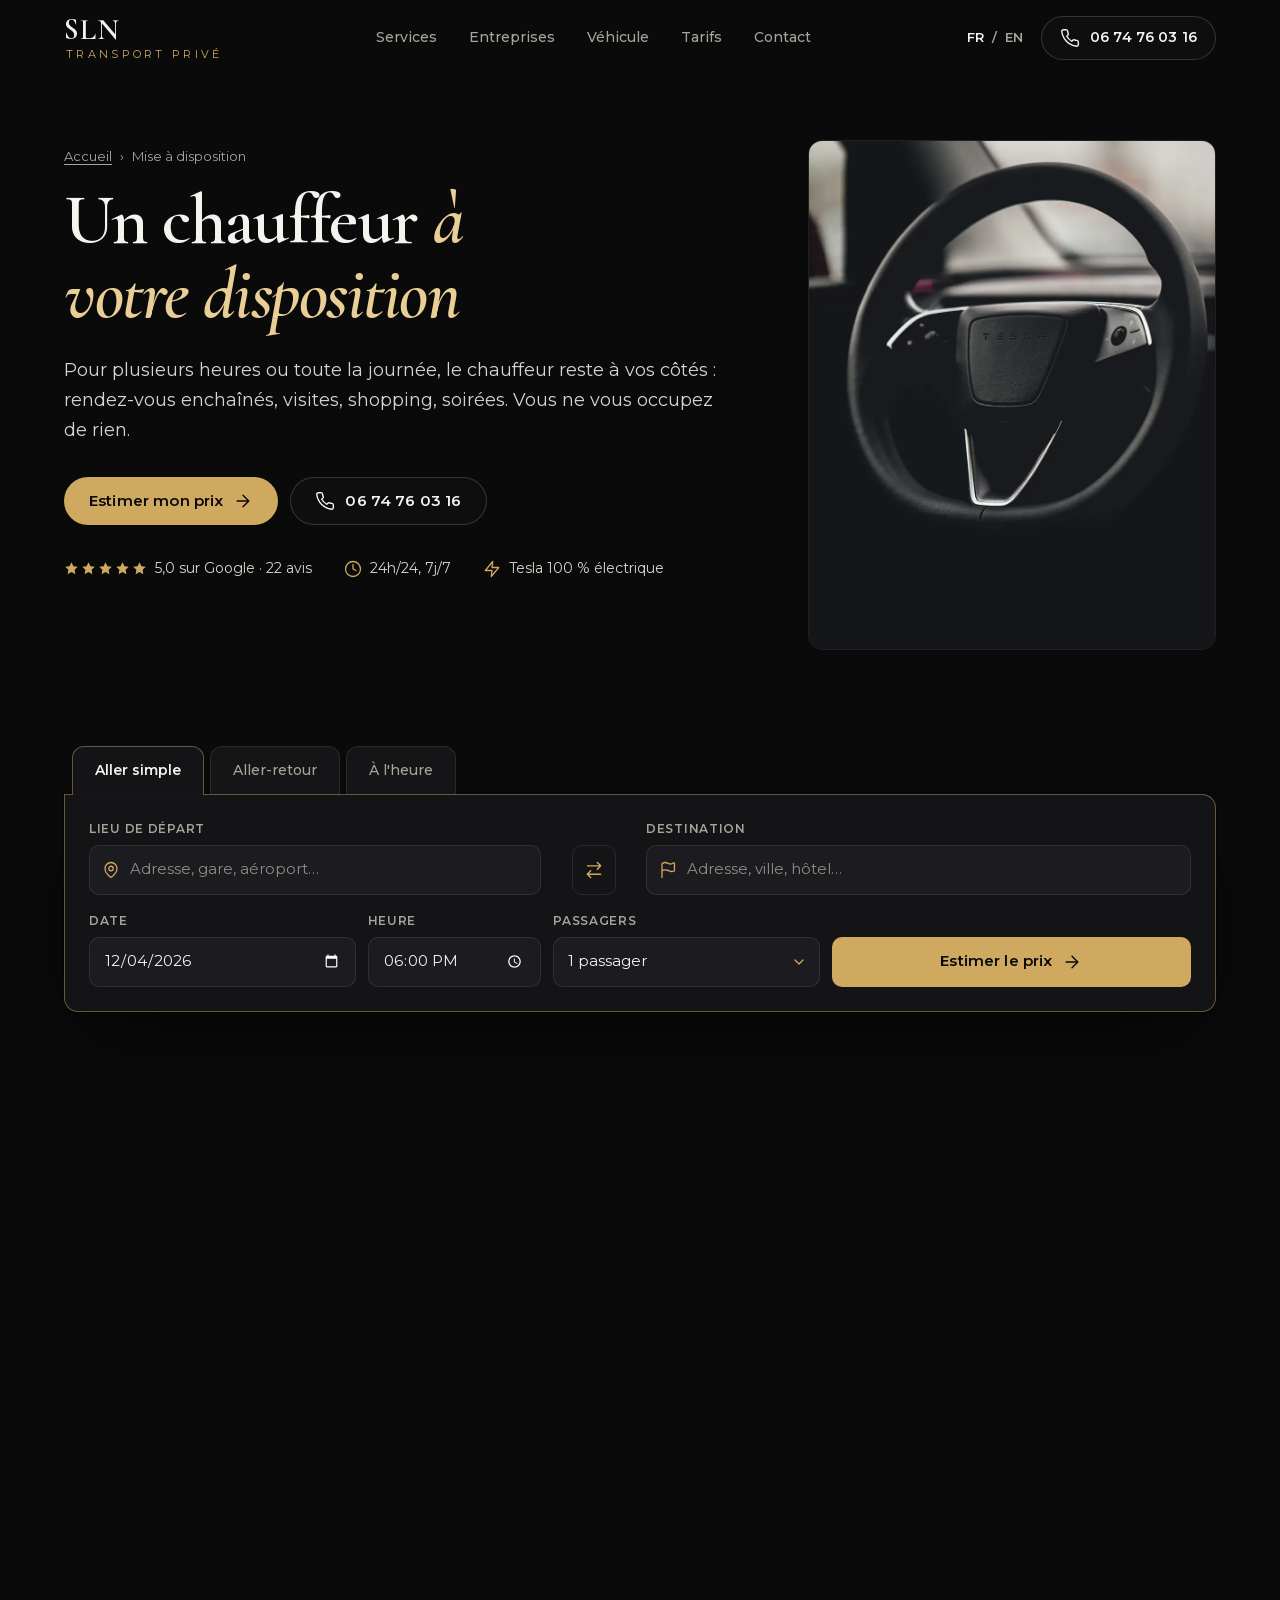
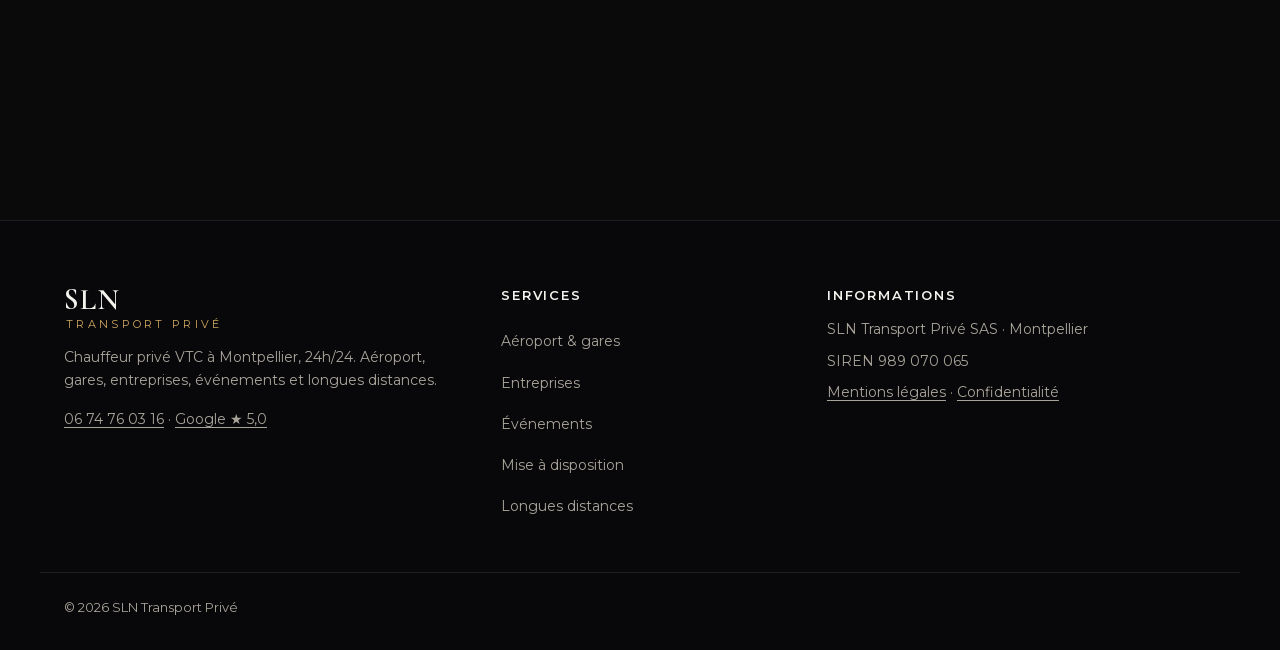
<file: chauffeur-mise-a-disposition-montpellier/index.html>
<!doctype html>
<html lang="fr">
<head>
<meta charset="utf-8">
<meta name="viewport" content="width=device-width, initial-scale=1">
<meta http-equiv="Content-Security-Policy" content="default-src 'self'; script-src 'self'; style-src 'self'; img-src 'self' data:; font-src 'self'; connect-src 'self' https://data.geopf.fr https://router.project-osrm.org https://api.web3forms.com; form-action 'self' https://api.web3forms.com; base-uri 'self'; object-src 'none'; upgrade-insecure-requests">
<meta name="referrer" content="strict-origin-when-cross-origin">
<title>Chauffeur à l&#x27;heure Montpellier dès 60 €/h | SLN</title>
<meta name="description" content="Mise à disposition d&#x27;un chauffeur privé à Montpellier : à l&#x27;heure, à la demi-journée ou à la journée. 60 €/h, 230 € la demi-journée, 430 € la journée.">
<meta name="theme-color" content="#0A0A0B">
<!-- Brouillon en validation : DRAFT = False dans tools/build.py au lancement -->
<meta name="robots" content="noindex, nofollow">
<link rel="canonical" href="https://slnchauffeurprive.com/chauffeur-mise-a-disposition-montpellier/">
<meta property="og:type" content="website">
<meta property="og:site_name" content="SLN Transport Privé">
<meta property="og:locale" content="fr_FR">
<meta property="og:title" content="Chauffeur à l&#x27;heure Montpellier dès 60 €/h | SLN">
<meta property="og:description" content="Mise à disposition d&#x27;un chauffeur privé à Montpellier : à l&#x27;heure, à la demi-journée ou à la journée. 60 €/h, 230 € la demi-journée, 430 € la journée.">
<meta property="og:url" content="https://slnchauffeurprive.com/chauffeur-mise-a-disposition-montpellier/">
<meta property="og:image" content="https://slnchauffeurprive.com/img/og-image.jpg">
<meta property="og:image:width" content="1200">
<meta property="og:image:height" content="630">
<meta property="og:image:alt" content="SLN Transport Privé, chauffeur privé VTC à Montpellier">
<meta name="twitter:card" content="summary_large_image">
<link rel="icon" href="../favicon.ico" sizes="any">
<link rel="icon" href="../favicon.svg" type="image/svg+xml">
<link rel="apple-touch-icon" href="../apple-touch-icon.png">
<link rel="manifest" href="../site.webmanifest">
<link rel="preload" href="../fonts/Montserrat-latin.woff2" as="font" type="font/woff2" crossorigin>
<link rel="preload" href="../fonts/CormorantGaramond-latin.woff2" as="font" type="font/woff2" crossorigin>
<link rel="stylesheet" href="../css/style.css?v=a0597d81">
<script type="application/ld+json">
{
 "@context": "https://schema.org",
 "@graph": [
  {
   "@type": "LocalBusiness",
   "@id": "https://slnchauffeurprive.com/#business",
   "name": "SLN Transport Privé",
   "legalName": "SLN Transport Privé SAS",
   "description": "Chauffeur privé VTC à Montpellier, disponible 24h/24 : transferts aéroport et gares, déplacements professionnels, événements, mise à disposition et longues distances en Tesla Model Y 100 % électrique.",
   "url": "https://slnchauffeurprive.com/",
   "telephone": "+33674760316",
   "image": "https://slnchauffeurprive.com/img/og-image.jpg",
   "logo": "https://slnchauffeurprive.com/img/icon-512.png",
   "priceRange": "€€",
   "currenciesAccepted": "EUR",
   "paymentAccepted": "Carte bancaire",
   "knowsLanguage": [
    "fr",
    "en"
   ],
   "address": {
    "@type": "PostalAddress",
    "addressLocality": "Montpellier",
    "postalCode": "34070",
    "addressRegion": "Occitanie",
    "addressCountry": "FR"
   },
   "geo": {
    "@type": "GeoCoordinates",
    "latitude": 43.6108,
    "longitude": 3.8767
   },
   "openingHoursSpecification": [
    {
     "@type": "OpeningHoursSpecification",
     "dayOfWeek": [
      "Monday",
      "Tuesday",
      "Wednesday",
      "Thursday",
      "Friday",
      "Saturday",
      "Sunday"
     ],
     "opens": "00:00",
     "closes": "23:59"
    }
   ],
   "areaServed": [
    {
     "@type": "City",
     "name": "Montpellier"
    },
    {
     "@type": "City",
     "name": "Lattes"
    },
    {
     "@type": "City",
     "name": "Pérols"
    },
    {
     "@type": "City",
     "name": "Mauguio"
    },
    {
     "@type": "City",
     "name": "Castelnau-le-Lez"
    },
    {
     "@type": "City",
     "name": "Palavas-les-Flots"
    },
    {
     "@type": "City",
     "name": "La Grande-Motte"
    },
    {
     "@type": "City",
     "name": "Sète"
    },
    {
     "@type": "City",
     "name": "Nîmes"
    },
    {
     "@type": "AdministrativeArea",
     "name": "Hérault"
    },
    {
     "@type": "Country",
     "name": "France"
    }
   ],
   "sameAs": [
    "https://share.google/uKCrQxwhXr0P1DarL"
   ]
  },
  {
   "@type": "Service",
   "@id": "https://slnchauffeurprive.com/chauffeur-mise-a-disposition-montpellier/#service",
   "name": "Mise à disposition d'un chauffeur",
   "serviceType": "Mise à disposition d'un chauffeur",
   "description": "Mise à disposition d'un chauffeur privé à Montpellier : à l'heure, à la demi-journée ou à la journée. 60 €/h, 230 € la demi-journée, 430 € la journée.",
   "url": "https://slnchauffeurprive.com/chauffeur-mise-a-disposition-montpellier/",
   "provider": {
    "@id": "https://slnchauffeurprive.com/#business"
   },
   "areaServed": [
    {
     "@type": "City",
     "name": "Montpellier"
    },
    {
     "@type": "City",
     "name": "Lattes"
    },
    {
     "@type": "City",
     "name": "Pérols"
    },
    {
     "@type": "City",
     "name": "Mauguio"
    },
    {
     "@type": "City",
     "name": "Castelnau-le-Lez"
    },
    {
     "@type": "City",
     "name": "Palavas-les-Flots"
    },
    {
     "@type": "City",
     "name": "La Grande-Motte"
    },
    {
     "@type": "City",
     "name": "Sète"
    },
    {
     "@type": "City",
     "name": "Nîmes"
    },
    {
     "@type": "AdministrativeArea",
     "name": "Hérault"
    },
    {
     "@type": "Country",
     "name": "France"
    }
   ],
   "offers": {
    "@type": "Offer",
    "priceCurrency": "EUR",
    "price": 60,
    "priceSpecification": {
     "@type": "PriceSpecification",
     "price": 60,
     "priceCurrency": "EUR",
     "unitText": "HOUR"
    }
   }
  },
  {
   "@type": "BreadcrumbList",
   "itemListElement": [
    {
     "@type": "ListItem",
     "position": 1,
     "name": "Accueil",
     "item": "https://slnchauffeurprive.com/"
    },
    {
     "@type": "ListItem",
     "position": 2,
     "name": "Mise à disposition",
     "item": "https://slnchauffeurprive.com/chauffeur-mise-a-disposition-montpellier/"
    }
   ]
  },
  {
   "@type": "FAQPage",
   "mainEntity": [
    {
     "@type": "Question",
     "name": "Quelle est la durée minimum ?",
     "acceptedAnswer": {
      "@type": "Answer",
      "text": "La mise à disposition est de 2 heures minimum."
     }
    },
    {
     "@type": "Question",
     "name": "Peut-on prolonger sur place ?",
     "acceptedAnswer": {
      "@type": "Answer",
      "text": "Oui, selon la disponibilité du chauffeur, chaque heure supplémentaire est facturée au tarif horaire."
     }
    },
    {
     "@type": "Question",
     "name": "Les trajets sont-ils compris ?",
     "acceptedAnswer": {
      "@type": "Answer",
      "text": "Oui, les déplacements pendant la durée réservée sont inclus dans un rayon raisonnable autour de Montpellier. Pour un programme éloigné, un devis est établi."
     }
    }
   ]
  }
 ]
}
</script>
</head>
<body>

<!-- Icônes (tracé Lucide, licence ISC) -->
<svg class="sprite" width="0" height="0" aria-hidden="true">
  <defs>
    <symbol id="i-plane" viewBox="0 0 24 24"><path d="M17.8 19.2 16 11l3.5-3.5C21 6 21.5 4 21 3c-1-.5-3 0-4.5 1.5L13 8 4.8 6.2c-.5-.1-.9.1-1.1.5l-.3.5c-.2.5-.1 1 .3 1.3L9 12l-2 3H4l-1 1 3 2 2 3 1-1v-3l3-2 3.5 5.3c.3.4.8.5 1.3.3l.5-.2c.4-.3.6-.7.5-1.2z"/></symbol>
    <symbol id="i-train" viewBox="0 0 24 24"><rect x="5" y="3" width="14" height="14" rx="3"/><path d="M5 11h14M12 3v8M8 21l2-4M16 21l-2-4"/><circle cx="9" cy="14" r=".6"/><circle cx="15" cy="14" r=".6"/></symbol>
    <symbol id="i-briefcase" viewBox="0 0 24 24"><rect x="2" y="7" width="20" height="14" rx="2"/><path d="M16 21V5a2 2 0 0 0-2-2h-4a2 2 0 0 0-2 2v16"/></symbol>
    <symbol id="i-sparkle" viewBox="0 0 24 24"><path d="M12 3l1.9 5.8L20 11l-6.1 2.2L12 19l-1.9-5.8L4 11l6.1-2.2z"/><path d="M19 3v4M17 5h4"/></symbol>
    <symbol id="i-clock" viewBox="0 0 24 24"><circle cx="12" cy="12" r="10"/><path d="M12 6v6l4 2"/></symbol>
    <symbol id="i-route" viewBox="0 0 24 24"><path d="M3 6l6-3 6 3 6-3v15l-6 3-6-3-6 3z"/><path d="M9 3v15M15 6v15"/></symbol>
    <symbol id="i-phone" viewBox="0 0 24 24"><path d="M22 16.92v3a2 2 0 0 1-2.18 2 19.79 19.79 0 0 1-8.63-3.07 19.5 19.5 0 0 1-6-6 19.79 19.79 0 0 1-3.07-8.67A2 2 0 0 1 4.11 2h3a2 2 0 0 1 2 1.72 12.84 12.84 0 0 0 .7 2.81 2 2 0 0 1-.45 2.11L8.09 9.91a16 16 0 0 0 6 6l1.27-1.27a2 2 0 0 1 2.11-.45 12.84 12.84 0 0 0 2.81.7A2 2 0 0 1 22 16.92z"/></symbol>
    <symbol id="i-chat" viewBox="0 0 24 24"><path d="M7.9 20A9 9 0 1 0 4 16.1L2 22z"/></symbol>
    <symbol id="i-sms" viewBox="0 0 24 24"><path d="M21 15a2 2 0 0 1-2 2H7l-4 4V5a2 2 0 0 1 2-2h14a2 2 0 0 1 2 2z"/><path d="M8 10h.01M12 10h.01M16 10h.01"/></symbol>
    <symbol id="i-mail" viewBox="0 0 24 24"><rect x="2" y="4" width="20" height="16" rx="2"/><path d="m22 7-8.97 5.7a1.94 1.94 0 0 1-2.06 0L2 7"/></symbol>
    <symbol id="i-star" viewBox="0 0 24 24"><path d="M12 2l3.09 6.26L22 9.27l-5 4.87 1.18 6.88L12 17.77l-6.18 3.25L7 14.14 2 9.27l6.91-1.01z"/></symbol>
    <symbol id="i-shield" viewBox="0 0 24 24"><path d="M20 13c0 5-3.5 7.5-7.66 8.95a1 1 0 0 1-.67-.01C7.5 20.5 4 18 4 13V6a1 1 0 0 1 1-1c2 0 4.5-1.2 6.24-2.72a1.17 1.17 0 0 1 1.52 0C14.51 3.81 17 5 19 5a1 1 0 0 1 1 1z"/><path d="m9 12 2 2 4-4"/></symbol>
    <symbol id="i-zap" viewBox="0 0 24 24"><path d="M13 2 3 14h9l-1 8 10-12h-9l1-8z"/></symbol>
    <symbol id="i-users" viewBox="0 0 24 24"><path d="M16 21v-2a4 4 0 0 0-4-4H6a4 4 0 0 0-4 4v2"/><circle cx="9" cy="7" r="4"/><path d="M22 21v-2a4 4 0 0 0-3-3.87M16 3.13a4 4 0 0 1 0 7.75"/></symbol>
    <symbol id="i-luggage" viewBox="0 0 24 24"><rect x="6" y="7" width="12" height="13" rx="2"/><path d="M9 7V4h6v3M10 11v5M14 11v5M9 20v1M15 20v1"/></symbol>
    <symbol id="i-handshake" viewBox="0 0 24 24"><circle cx="9" cy="7" r="4"/><path d="M2 21v-2a4 4 0 0 1 4-4h6a4 4 0 0 1 4 4v2"/><path d="m16 11 2 2 4-4"/></symbol>
    <symbol id="i-eyeoff" viewBox="0 0 24 24"><path d="M9.88 9.88a3 3 0 1 0 4.24 4.24M10.73 5.08A10.43 10.43 0 0 1 12 5c7 0 10 7 10 7a13.16 13.16 0 0 1-1.67 2.68M6.61 6.61A13.53 13.53 0 0 0 2 12s3 7 10 7a9.74 9.74 0 0 0 5.39-1.61M2 2l20 20"/></symbol>
    <symbol id="i-check" viewBox="0 0 24 24"><path d="M20 6 9 17l-5-5"/></symbol>
    <symbol id="i-arrow" viewBox="0 0 24 24"><path d="M5 12h14M12 5l7 7-7 7"/></symbol>
    <symbol id="i-pin" viewBox="0 0 24 24"><path d="M20 10c0 6-8 12-8 12s-8-6-8-12a8 8 0 0 1 16 0z"/><circle cx="12" cy="10" r="3"/></symbol>
    <symbol id="i-flag" viewBox="0 0 24 24"><path d="M4 22V4a1 1 0 0 1 .4-.8A6 6 0 0 1 8 2c3 0 5 2 7.33 2q2 0 3.67-1.33a1 1 0 0 1 1.6.8v9.06a1 1 0 0 1-.4.8A6 6 0 0 1 16.67 14C14.33 14 12.33 12 9.33 12A6 6 0 0 0 4 13.33"/></symbol>
    <symbol id="i-swap" viewBox="0 0 24 24"><path d="m21 16-4 4-4-4M17 20V4M3 8l4-4 4 4M7 4v16"/></symbol>
    <symbol id="i-receipt" viewBox="0 0 24 24"><path d="M4 2v20l2-1 2 1 2-1 2 1 2-1 2 1 2-1 2 1V2l-2 1-2-1-2 1-2-1-2 1-2-1-2 1z"/><path d="M16 8H8M16 12H8M13 16H8"/></symbol>
    <symbol id="i-menu" viewBox="0 0 24 24"><path d="M4 7h16M4 12h16M4 17h16"/></symbol>
    <symbol id="i-x" viewBox="0 0 24 24"><path d="M18 6 6 18M6 6l12 12"/></symbol>
  </defs>
</svg>

<a class="skip" href="#contenu">Aller au contenu</a>

<header class="site-header" id="top">
  <div class="container header-inner">
    <a href="../" class="brand" aria-label="SLN Transport Privé, retour à l'accueil">
      <span class="brand-mark">SLN</span>
      <span class="brand-sub">Transport Privé</span>
    </a>
    <nav class="main-nav" id="main-nav" aria-label="Navigation principale">
      <a href="../#services">Services</a>
      <a href="../#entreprises">Entreprises</a>
      <a href="../#vehicule">Véhicule</a>
      <a href="../#tarifs">Tarifs</a>
      <a href="../#contact">Contact</a>
    </nav>
    <div class="header-actions">
      <div class="lang" role="group" aria-label="Langue">
        <a href="../" lang="fr" hreflang="fr" aria-current="true">FR</a>
        <span aria-hidden="true">/</span>
        <a href="../en/" lang="en" hreflang="en">EN</a>
      </div>
      <a class="btn btn-outline btn-sm js-tel" href="tel:+33674760316">
        <svg class="ic" aria-hidden="true"><use href="#i-phone"/></svg><span class="js-tel-label">06 74 76 03 16</span>
      </a>
      <button class="menu-toggle" type="button" aria-controls="main-nav" aria-expanded="false" aria-label="Ouvrir le menu">
        <svg class="ic" aria-hidden="true"><use href="#i-menu"/></svg>
      </button>
    </div>
  </div>
</header>

<main id="contenu">

<section class="page-hero" aria-labelledby="page-title">
  <div class="container page-hero-grid">
    <div>
      <nav class="crumbs" aria-label="Fil d'Ariane"><ol><li><a href="../">Accueil</a></li><li aria-current="page">Mise à disposition</li></ol></nav>
      <h1 id="page-title">Un chauffeur <em class="gold">à votre disposition</em></h1>
      <p class="hero-lead">Pour plusieurs heures ou toute la journée, le chauffeur reste à vos côtés : rendez-vous enchaînés, visites, shopping, soirées. Vous ne vous occupez de rien.</p>
      <div class="hero-ctas">
        <a class="btn btn-gold" href="#reserver">Estimer mon prix <svg class="ic" aria-hidden="true"><use href="#i-arrow"/></svg></a>
        <a class="btn btn-outline js-tel" href="tel:+33674760316"><svg class="ic" aria-hidden="true"><use href="#i-phone"/></svg>06 74 76 03 16</a>
      </div>
      <ul class="hero-proof" aria-label="Engagements">
        <li><span class="stars" aria-hidden="true"><svg><use href="#i-star"/></svg><svg><use href="#i-star"/></svg><svg><use href="#i-star"/></svg><svg><use href="#i-star"/></svg><svg><use href="#i-star"/></svg></span> 5,0 sur Google · 22 avis</li>
        <li><svg class="ic" aria-hidden="true"><use href="#i-clock"/></svg>24h/24, 7j/7</li>
        <li><svg class="ic" aria-hidden="true"><use href="#i-zap"/></svg>Tesla 100 % électrique</li>
      </ul>
    </div>
    <figure class="page-hero-media"><img src="../img/vehicule.webp" alt="Volant d'une Tesla dans un habitacle sombre" width="900" height="1100" decoding="async" fetchpriority="high"></figure>
  </div>
</section>

<section class="section section-tight" id="estimer" aria-label="Estimer votre trajet">
  <div class="container booking-wrap" id="reserver">
    <div class="booking">
      <div class="booking-tabs" role="tablist" aria-label="Type de trajet">
        <button role="tab" type="button" id="tab-simple" aria-selected="true" aria-controls="booking-tabpanel" data-mode="simple">Aller simple</button>
        <button role="tab" type="button" id="tab-retour" aria-selected="false" aria-controls="booking-tabpanel" data-mode="retour" tabindex="-1">Aller-retour</button>
        <button role="tab" type="button" id="tab-dispo" aria-selected="false" aria-controls="booking-tabpanel" data-mode="dispo" tabindex="-1">À l'heure</button>
      </div>

      <div id="booking-tabpanel" role="tabpanel" aria-labelledby="tab-simple">
      <form class="booking-panel" id="booking-form" novalidate>
        <div class="b-grid">
          <div class="field field-addr">
            <label for="from">Lieu de départ</label>
            <div class="combo">
              <svg class="ic field-ic" aria-hidden="true"><use href="#i-pin"/></svg>
              <input id="from" name="from" type="text" autocomplete="off" placeholder="Adresse, gare, aéroport…" role="combobox" aria-autocomplete="list" aria-expanded="false" aria-controls="from-list" required>
              <ul class="combo-list" id="from-list" role="listbox" aria-label="Suggestions de départ"></ul>
            </div>
          </div>

          <button type="button" class="swap" id="swap" aria-label="Inverser départ et destination">
            <svg class="ic" aria-hidden="true"><use href="#i-swap"/></svg>
          </button>

          <div class="field field-addr" data-hide="dispo">
            <label for="to">Destination</label>
            <div class="combo">
              <svg class="ic field-ic" aria-hidden="true"><use href="#i-flag"/></svg>
              <input id="to" name="to" type="text" autocomplete="off" placeholder="Adresse, ville, hôtel…" role="combobox" aria-autocomplete="list" aria-expanded="false" aria-controls="to-list" required>
              <ul class="combo-list" id="to-list" role="listbox" aria-label="Suggestions de destination"></ul>
            </div>
          </div>

          <div class="field field-hours" data-show="dispo" hidden>
            <label for="hours">Durée</label>
            <select id="hours" name="hours">
              <option value="2">2 heures</option>
              <option value="3">3 heures</option>
              <option value="4">Demi-journée (4 h)</option>
              <option value="6">6 heures</option>
              <option value="8">Journée (8 h)</option>
            </select>
          </div>

          <div class="field field-date">
            <label for="date">Date</label>
            <input id="date" name="date" type="date" required>
          </div>
          <div class="field field-time">
            <label for="time">Heure</label>
            <input id="time" name="time" type="time" step="300" required>
          </div>

          <div class="field field-date" data-show="retour" hidden>
            <label for="date2">Date retour</label>
            <input id="date2" name="date2" type="date">
          </div>
          <div class="field field-time" data-show="retour" hidden>
            <label for="time2">Heure retour</label>
            <input id="time2" name="time2" type="time" step="300">
          </div>

          <div class="field field-pax">
            <label for="pax">Passagers</label>
            <select id="pax" name="pax">
              <option value="1">1 passager</option>
              <option value="2">2 passagers</option>
              <option value="3">3 passagers</option>
              <option value="4">4 passagers</option>
            </select>
          </div>

          <button type="submit" class="btn btn-gold b-submit" id="estimate-btn">
            <span>Estimer le prix</span>
            <svg class="ic" aria-hidden="true"><use href="#i-arrow"/></svg>
          </button>
        </div>

        <p class="b-error" id="b-error" role="alert" hidden></p>

        <p class="sr-only" id="b-live" role="status" aria-live="polite"></p>

        <div class="b-result" id="b-result">
          <div class="b-result-inner">
          <div class="r-price">
            <span class="r-label">Estimation</span>
            <strong id="r-amount">—</strong>
            <span class="r-route" id="r-route"></span>
            <span class="r-meta" id="r-meta"></span>
          </div>
          <div class="r-actions">
            <a class="btn btn-gold" id="r-whatsapp" href="#" target="_blank" rel="noopener">
              <svg class="ic" aria-hidden="true"><use href="#i-chat"/></svg>Réserver sur WhatsApp
            </a>
            <a class="btn btn-outline" id="r-form" href="../#contact">Envoyer une demande</a>
            <a class="btn btn-outline js-tel" href="tel:+33674760316"><svg class="ic" aria-hidden="true"><use href="#i-phone"/></svg>Appeler</a>
          </div>
          <p class="r-note" id="r-note">Estimation TTC calculée sur la distance par la route. Le chauffeur vous répond personnellement pour confirmer la course et son prix.</p>
          </div>
        </div>
      </form>
      </div>
    </div>
  </div>
</section>

<div class="container prose">
<section class="prose-block reveal"><h2>Les tarifs</h2><div class="price-table"><div><span>À l'heure</span><strong>60 €</strong><p>minimum 2 heures</p></div><div><span>Demi-journée</span><strong>230 €</strong><p>jusqu'à 4 heures</p></div><div><span>Journée</span><strong>430 €</strong><p>jusqu'à 8 heures</p></div></div><p class="small">Tarifs TTC indicatifs. Majoration de 25 % entre 22 h et 6 h. Prix confirmé à la réservation.</p></section>
<section class="prose-block reveal"><h2>Pour qui ?</h2><ul class="ticks"><li><strong>Professionnels</strong> : plusieurs rendez-vous dans la journée, visites de sites, accueil d'une délégation.</li><li><strong>Particuliers</strong> : journée shopping, visite de la région, soirée au restaurant puis au spectacle.</li><li><strong>Événements</strong> : mariage, cérémonie, anniversaire. Voir aussi <a href="../chauffeur-mariage-evenement-montpellier/">chauffeur pour événements</a>.</li></ul></section>
<section class="prose-block reveal"><h2>Comment ça marche</h2><p>Indiquez l'adresse de prise en charge, l'heure de début et la durée souhaitée. Le chauffeur vous attend entre chaque étape : pas besoin de rappeler un VTC ni de chercher une place de stationnement.</p></section>
</div>

<section class="section section-alt" aria-labelledby="faq-title">
  <div class="container faq-wrap">
    <header class="section-head reveal"><h2 id="faq-title">Questions fréquentes</h2></header>
    <div class="faq reveal">
<details><summary>Quelle est la durée minimum ?</summary><p>La mise à disposition est de 2 heures minimum.</p></details>
<details><summary>Peut-on prolonger sur place ?</summary><p>Oui, selon la disponibilité du chauffeur, chaque heure supplémentaire est facturée au tarif horaire.</p></details>
<details><summary>Les trajets sont-ils compris ?</summary><p>Oui, les déplacements pendant la durée réservée sont inclus dans un rayon raisonnable autour de Montpellier. Pour un programme éloigné, un devis est établi.</p></details>
    </div>
  </div>
</section>

<section class="section" aria-labelledby="related-title">
  <div class="container">
    <header class="section-head reveal"><p class="eyebrow">Nos autres services</p><h2 id="related-title">Un chauffeur pour chaque déplacement</h2></header>
    <div class="related reveal"><a class="related-card" href="../vtc-aeroport-gare-montpellier/"><span>Aéroport & gares</span><svg class="ic" aria-hidden="true"><use href="#i-arrow"/></svg></a><a class="related-card" href="../chauffeur-prive-entreprise-montpellier/"><span>Entreprises</span><svg class="ic" aria-hidden="true"><use href="#i-arrow"/></svg></a><a class="related-card" href="../chauffeur-mariage-evenement-montpellier/"><span>Événements</span><svg class="ic" aria-hidden="true"><use href="#i-arrow"/></svg></a><a class="related-card" href="../vtc-longue-distance-montpellier/"><span>Longues distances</span><svg class="ic" aria-hidden="true"><use href="#i-arrow"/></svg></a></div>
    <div class="cta-band reveal">
      <div><h2>Une question, un devis ?</h2><p>Disponible 24h/24, 7j/7 : appel, SMS, WhatsApp ou formulaire.</p></div>
      <div class="r-actions">
        <a class="btn btn-gold js-wa" href="#" target="_blank" rel="noopener"><svg class="ic" aria-hidden="true"><use href="#i-chat"/></svg>WhatsApp</a>
        <a class="btn btn-outline" href="../#contact">Demander un devis</a>
      </div>
    </div>
  </div>
</section>

</main>

<!-- ============ PIED DE PAGE ============ -->
<footer class="site-footer">
  <div class="container footer-grid">
    <div>
      <a href="../" class="brand"><span class="brand-mark">SLN</span><span class="brand-sub">Transport Privé</span></a>
      <p>Chauffeur privé VTC à Montpellier, 24h/24. Aéroport, gares, entreprises, événements et longues distances.</p>
      <p><a class="js-tel" href="tel:+33674760316">06 74 76 03 16</a> · <a href="https://share.google/uKCrQxwhXr0P1DarL" target="_blank" rel="noopener">Google ★ 5,0</a></p>
    </div>
    <nav aria-label="Services">
      <p class="foot-title">Services</p>
      <a href="../vtc-aeroport-gare-montpellier/">Aéroport & gares</a><a href="../chauffeur-prive-entreprise-montpellier/">Entreprises</a><a href="../chauffeur-mariage-evenement-montpellier/">Événements</a><a href="../chauffeur-mise-a-disposition-montpellier/">Mise à disposition</a><a href="../vtc-longue-distance-montpellier/">Longues distances</a>
    </nav>
    <div class="footer-legal">
      <p class="foot-title">Informations</p>
      <p>SLN Transport Privé SAS · Montpellier</p>
      <p>SIREN 989 070 065</p>
      <p><a href="../mentions-legales/">Mentions légales</a> · <a href="../confidentialite/">Confidentialité</a></p>
    </div>
  </div>
  <p class="container copyright">© <span id="year">2026</span> SLN Transport Privé</p>
</footer>

<!-- Barre d'action mobile -->
<nav class="mobile-bar" aria-label="Contact rapide">
  <a class="js-tel" href="tel:+33674760316"><svg class="ic" aria-hidden="true"><use href="#i-phone"/></svg>Appeler</a>
  <a class="js-wa" href="#" target="_blank" rel="noopener"><svg class="ic" aria-hidden="true"><use href="#i-chat"/></svg>WhatsApp</a>
  <a class="mb-gold" href="../#reserver"><svg class="ic" aria-hidden="true"><use href="#i-arrow"/></svg>Estimer</a>
</nav>

<script src="../js/main.js?v=2c215cc1" defer></script>
</body>
</html>
</file>
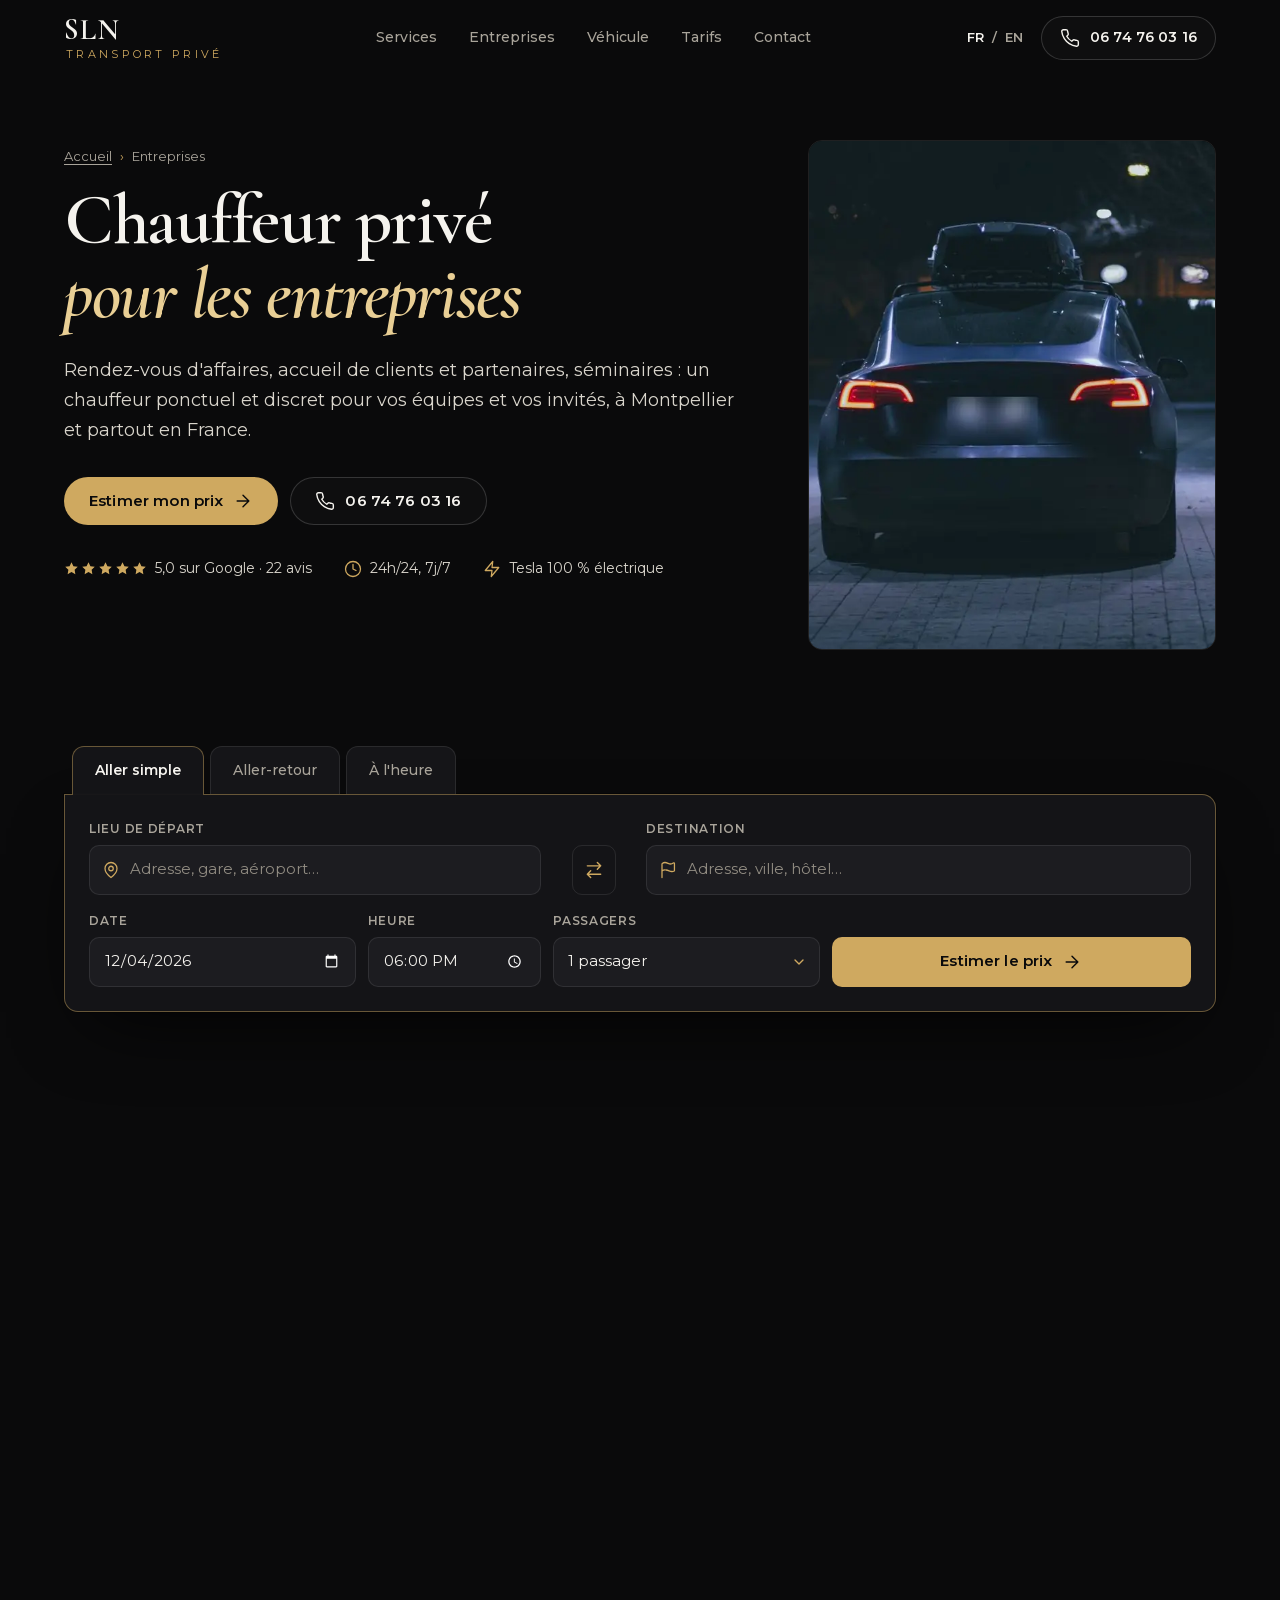
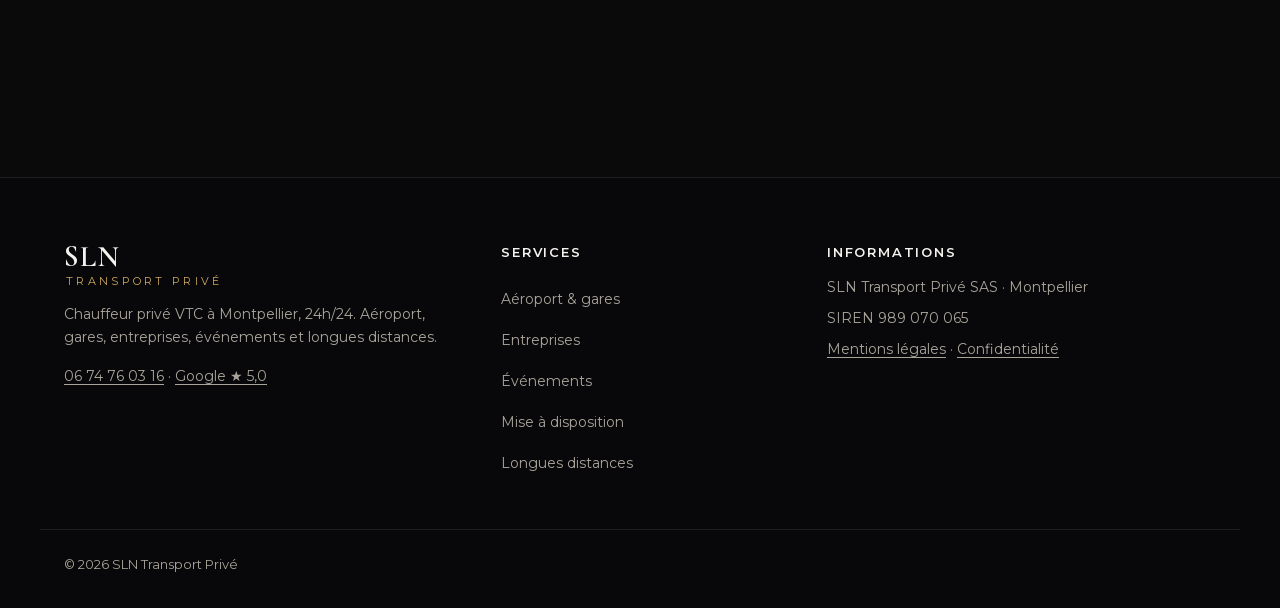
<file: chauffeur-prive-entreprise-montpellier/index.html>
<!doctype html>
<html lang="fr">
<head>
<meta charset="utf-8">
<meta name="viewport" content="width=device-width, initial-scale=1">
<meta http-equiv="Content-Security-Policy" content="default-src 'self'; script-src 'self'; style-src 'self'; img-src 'self' data:; font-src 'self'; connect-src 'self' https://data.geopf.fr https://router.project-osrm.org https://api.web3forms.com; form-action 'self' https://api.web3forms.com; base-uri 'self'; object-src 'none'; upgrade-insecure-requests">
<meta name="referrer" content="strict-origin-when-cross-origin">
<title>Chauffeur privé entreprise Montpellier | SLN Transport</title>
<meta name="description" content="Chauffeur VTC pour vos déplacements professionnels à Montpellier : rendez-vous, accueil de clients, séminaires. Facture à chaque course, 24h/24.">
<meta name="theme-color" content="#0A0A0B">
<!-- Brouillon en validation : DRAFT = False dans tools/build.py au lancement -->
<meta name="robots" content="noindex, nofollow">
<link rel="canonical" href="https://slnchauffeurprive.com/chauffeur-prive-entreprise-montpellier/">
<meta property="og:type" content="website">
<meta property="og:site_name" content="SLN Transport Privé">
<meta property="og:locale" content="fr_FR">
<meta property="og:title" content="Chauffeur privé entreprise Montpellier | SLN Transport">
<meta property="og:description" content="Chauffeur VTC pour vos déplacements professionnels à Montpellier : rendez-vous, accueil de clients, séminaires. Facture à chaque course, 24h/24.">
<meta property="og:url" content="https://slnchauffeurprive.com/chauffeur-prive-entreprise-montpellier/">
<meta property="og:image" content="https://slnchauffeurprive.com/img/og-image.jpg">
<meta property="og:image:width" content="1200">
<meta property="og:image:height" content="630">
<meta property="og:image:alt" content="SLN Transport Privé, chauffeur privé VTC à Montpellier">
<meta name="twitter:card" content="summary_large_image">
<link rel="icon" href="../favicon.ico" sizes="any">
<link rel="icon" href="../favicon.svg" type="image/svg+xml">
<link rel="apple-touch-icon" href="../apple-touch-icon.png">
<link rel="manifest" href="../site.webmanifest">
<link rel="preload" href="../fonts/Montserrat-latin.woff2" as="font" type="font/woff2" crossorigin>
<link rel="preload" href="../fonts/CormorantGaramond-latin.woff2" as="font" type="font/woff2" crossorigin>
<link rel="stylesheet" href="../css/style.css?v=a0597d81">
<script type="application/ld+json">
{
 "@context": "https://schema.org",
 "@graph": [
  {
   "@type": "LocalBusiness",
   "@id": "https://slnchauffeurprive.com/#business",
   "name": "SLN Transport Privé",
   "legalName": "SLN Transport Privé SAS",
   "description": "Chauffeur privé VTC à Montpellier, disponible 24h/24 : transferts aéroport et gares, déplacements professionnels, événements, mise à disposition et longues distances en Tesla Model Y 100 % électrique.",
   "url": "https://slnchauffeurprive.com/",
   "telephone": "+33674760316",
   "image": "https://slnchauffeurprive.com/img/og-image.jpg",
   "logo": "https://slnchauffeurprive.com/img/icon-512.png",
   "priceRange": "€€",
   "currenciesAccepted": "EUR",
   "paymentAccepted": "Carte bancaire",
   "knowsLanguage": [
    "fr",
    "en"
   ],
   "address": {
    "@type": "PostalAddress",
    "addressLocality": "Montpellier",
    "postalCode": "34070",
    "addressRegion": "Occitanie",
    "addressCountry": "FR"
   },
   "geo": {
    "@type": "GeoCoordinates",
    "latitude": 43.6108,
    "longitude": 3.8767
   },
   "openingHoursSpecification": [
    {
     "@type": "OpeningHoursSpecification",
     "dayOfWeek": [
      "Monday",
      "Tuesday",
      "Wednesday",
      "Thursday",
      "Friday",
      "Saturday",
      "Sunday"
     ],
     "opens": "00:00",
     "closes": "23:59"
    }
   ],
   "areaServed": [
    {
     "@type": "City",
     "name": "Montpellier"
    },
    {
     "@type": "City",
     "name": "Lattes"
    },
    {
     "@type": "City",
     "name": "Pérols"
    },
    {
     "@type": "City",
     "name": "Mauguio"
    },
    {
     "@type": "City",
     "name": "Castelnau-le-Lez"
    },
    {
     "@type": "City",
     "name": "Palavas-les-Flots"
    },
    {
     "@type": "City",
     "name": "La Grande-Motte"
    },
    {
     "@type": "City",
     "name": "Sète"
    },
    {
     "@type": "City",
     "name": "Nîmes"
    },
    {
     "@type": "AdministrativeArea",
     "name": "Hérault"
    },
    {
     "@type": "Country",
     "name": "France"
    }
   ],
   "sameAs": [
    "https://share.google/uKCrQxwhXr0P1DarL"
   ]
  },
  {
   "@type": "Service",
   "@id": "https://slnchauffeurprive.com/chauffeur-prive-entreprise-montpellier/#service",
   "name": "Chauffeur privé pour entreprises",
   "serviceType": "Chauffeur privé pour entreprises",
   "description": "Chauffeur VTC pour vos déplacements professionnels à Montpellier : rendez-vous, accueil de clients, séminaires. Facture à chaque course, 24h/24.",
   "url": "https://slnchauffeurprive.com/chauffeur-prive-entreprise-montpellier/",
   "provider": {
    "@id": "https://slnchauffeurprive.com/#business"
   },
   "areaServed": [
    {
     "@type": "City",
     "name": "Montpellier"
    },
    {
     "@type": "City",
     "name": "Lattes"
    },
    {
     "@type": "City",
     "name": "Pérols"
    },
    {
     "@type": "City",
     "name": "Mauguio"
    },
    {
     "@type": "City",
     "name": "Castelnau-le-Lez"
    },
    {
     "@type": "City",
     "name": "Palavas-les-Flots"
    },
    {
     "@type": "City",
     "name": "La Grande-Motte"
    },
    {
     "@type": "City",
     "name": "Sète"
    },
    {
     "@type": "City",
     "name": "Nîmes"
    },
    {
     "@type": "AdministrativeArea",
     "name": "Hérault"
    },
    {
     "@type": "Country",
     "name": "France"
    }
   ]
  },
  {
   "@type": "BreadcrumbList",
   "itemListElement": [
    {
     "@type": "ListItem",
     "position": 1,
     "name": "Accueil",
     "item": "https://slnchauffeurprive.com/"
    },
    {
     "@type": "ListItem",
     "position": 2,
     "name": "Entreprises",
     "item": "https://slnchauffeurprive.com/chauffeur-prive-entreprise-montpellier/"
    }
   ]
  },
  {
   "@type": "FAQPage",
   "mainEntity": [
    {
     "@type": "Question",
     "name": "Recevons-nous une facture ?",
     "acceptedAnswer": {
      "@type": "Answer",
      "text": "Oui, une facture est remise pour chaque course, au nom de votre société."
     }
    },
    {
     "@type": "Question",
     "name": "Peut-on réserver pour un client ou un collaborateur ?",
     "acceptedAnswer": {
      "@type": "Answer",
      "text": "Oui. Indiquez simplement le nom et le numéro de téléphone de la personne à prendre en charge."
     }
    },
    {
     "@type": "Question",
     "name": "Intervenez-vous en dehors de Montpellier ?",
     "acceptedAnswer": {
      "@type": "Answer",
      "text": "Oui, partout en France, sur estimation ou devis pour les longues distances."
     }
    }
   ]
  }
 ]
}
</script>
</head>
<body>

<!-- Icônes (tracé Lucide, licence ISC) -->
<svg class="sprite" width="0" height="0" aria-hidden="true">
  <defs>
    <symbol id="i-plane" viewBox="0 0 24 24"><path d="M17.8 19.2 16 11l3.5-3.5C21 6 21.5 4 21 3c-1-.5-3 0-4.5 1.5L13 8 4.8 6.2c-.5-.1-.9.1-1.1.5l-.3.5c-.2.5-.1 1 .3 1.3L9 12l-2 3H4l-1 1 3 2 2 3 1-1v-3l3-2 3.5 5.3c.3.4.8.5 1.3.3l.5-.2c.4-.3.6-.7.5-1.2z"/></symbol>
    <symbol id="i-train" viewBox="0 0 24 24"><rect x="5" y="3" width="14" height="14" rx="3"/><path d="M5 11h14M12 3v8M8 21l2-4M16 21l-2-4"/><circle cx="9" cy="14" r=".6"/><circle cx="15" cy="14" r=".6"/></symbol>
    <symbol id="i-briefcase" viewBox="0 0 24 24"><rect x="2" y="7" width="20" height="14" rx="2"/><path d="M16 21V5a2 2 0 0 0-2-2h-4a2 2 0 0 0-2 2v16"/></symbol>
    <symbol id="i-sparkle" viewBox="0 0 24 24"><path d="M12 3l1.9 5.8L20 11l-6.1 2.2L12 19l-1.9-5.8L4 11l6.1-2.2z"/><path d="M19 3v4M17 5h4"/></symbol>
    <symbol id="i-clock" viewBox="0 0 24 24"><circle cx="12" cy="12" r="10"/><path d="M12 6v6l4 2"/></symbol>
    <symbol id="i-route" viewBox="0 0 24 24"><path d="M3 6l6-3 6 3 6-3v15l-6 3-6-3-6 3z"/><path d="M9 3v15M15 6v15"/></symbol>
    <symbol id="i-phone" viewBox="0 0 24 24"><path d="M22 16.92v3a2 2 0 0 1-2.18 2 19.79 19.79 0 0 1-8.63-3.07 19.5 19.5 0 0 1-6-6 19.79 19.79 0 0 1-3.07-8.67A2 2 0 0 1 4.11 2h3a2 2 0 0 1 2 1.72 12.84 12.84 0 0 0 .7 2.81 2 2 0 0 1-.45 2.11L8.09 9.91a16 16 0 0 0 6 6l1.27-1.27a2 2 0 0 1 2.11-.45 12.84 12.84 0 0 0 2.81.7A2 2 0 0 1 22 16.92z"/></symbol>
    <symbol id="i-chat" viewBox="0 0 24 24"><path d="M7.9 20A9 9 0 1 0 4 16.1L2 22z"/></symbol>
    <symbol id="i-sms" viewBox="0 0 24 24"><path d="M21 15a2 2 0 0 1-2 2H7l-4 4V5a2 2 0 0 1 2-2h14a2 2 0 0 1 2 2z"/><path d="M8 10h.01M12 10h.01M16 10h.01"/></symbol>
    <symbol id="i-mail" viewBox="0 0 24 24"><rect x="2" y="4" width="20" height="16" rx="2"/><path d="m22 7-8.97 5.7a1.94 1.94 0 0 1-2.06 0L2 7"/></symbol>
    <symbol id="i-star" viewBox="0 0 24 24"><path d="M12 2l3.09 6.26L22 9.27l-5 4.87 1.18 6.88L12 17.77l-6.18 3.25L7 14.14 2 9.27l6.91-1.01z"/></symbol>
    <symbol id="i-shield" viewBox="0 0 24 24"><path d="M20 13c0 5-3.5 7.5-7.66 8.95a1 1 0 0 1-.67-.01C7.5 20.5 4 18 4 13V6a1 1 0 0 1 1-1c2 0 4.5-1.2 6.24-2.72a1.17 1.17 0 0 1 1.52 0C14.51 3.81 17 5 19 5a1 1 0 0 1 1 1z"/><path d="m9 12 2 2 4-4"/></symbol>
    <symbol id="i-zap" viewBox="0 0 24 24"><path d="M13 2 3 14h9l-1 8 10-12h-9l1-8z"/></symbol>
    <symbol id="i-users" viewBox="0 0 24 24"><path d="M16 21v-2a4 4 0 0 0-4-4H6a4 4 0 0 0-4 4v2"/><circle cx="9" cy="7" r="4"/><path d="M22 21v-2a4 4 0 0 0-3-3.87M16 3.13a4 4 0 0 1 0 7.75"/></symbol>
    <symbol id="i-luggage" viewBox="0 0 24 24"><rect x="6" y="7" width="12" height="13" rx="2"/><path d="M9 7V4h6v3M10 11v5M14 11v5M9 20v1M15 20v1"/></symbol>
    <symbol id="i-handshake" viewBox="0 0 24 24"><circle cx="9" cy="7" r="4"/><path d="M2 21v-2a4 4 0 0 1 4-4h6a4 4 0 0 1 4 4v2"/><path d="m16 11 2 2 4-4"/></symbol>
    <symbol id="i-eyeoff" viewBox="0 0 24 24"><path d="M9.88 9.88a3 3 0 1 0 4.24 4.24M10.73 5.08A10.43 10.43 0 0 1 12 5c7 0 10 7 10 7a13.16 13.16 0 0 1-1.67 2.68M6.61 6.61A13.53 13.53 0 0 0 2 12s3 7 10 7a9.74 9.74 0 0 0 5.39-1.61M2 2l20 20"/></symbol>
    <symbol id="i-check" viewBox="0 0 24 24"><path d="M20 6 9 17l-5-5"/></symbol>
    <symbol id="i-arrow" viewBox="0 0 24 24"><path d="M5 12h14M12 5l7 7-7 7"/></symbol>
    <symbol id="i-pin" viewBox="0 0 24 24"><path d="M20 10c0 6-8 12-8 12s-8-6-8-12a8 8 0 0 1 16 0z"/><circle cx="12" cy="10" r="3"/></symbol>
    <symbol id="i-flag" viewBox="0 0 24 24"><path d="M4 22V4a1 1 0 0 1 .4-.8A6 6 0 0 1 8 2c3 0 5 2 7.33 2q2 0 3.67-1.33a1 1 0 0 1 1.6.8v9.06a1 1 0 0 1-.4.8A6 6 0 0 1 16.67 14C14.33 14 12.33 12 9.33 12A6 6 0 0 0 4 13.33"/></symbol>
    <symbol id="i-swap" viewBox="0 0 24 24"><path d="m21 16-4 4-4-4M17 20V4M3 8l4-4 4 4M7 4v16"/></symbol>
    <symbol id="i-receipt" viewBox="0 0 24 24"><path d="M4 2v20l2-1 2 1 2-1 2 1 2-1 2 1 2-1 2 1V2l-2 1-2-1-2 1-2-1-2 1-2-1-2 1z"/><path d="M16 8H8M16 12H8M13 16H8"/></symbol>
    <symbol id="i-menu" viewBox="0 0 24 24"><path d="M4 7h16M4 12h16M4 17h16"/></symbol>
    <symbol id="i-x" viewBox="0 0 24 24"><path d="M18 6 6 18M6 6l12 12"/></symbol>
  </defs>
</svg>

<a class="skip" href="#contenu">Aller au contenu</a>

<header class="site-header" id="top">
  <div class="container header-inner">
    <a href="../" class="brand" aria-label="SLN Transport Privé, retour à l'accueil">
      <span class="brand-mark">SLN</span>
      <span class="brand-sub">Transport Privé</span>
    </a>
    <nav class="main-nav" id="main-nav" aria-label="Navigation principale">
      <a href="../#services">Services</a>
      <a href="../#entreprises">Entreprises</a>
      <a href="../#vehicule">Véhicule</a>
      <a href="../#tarifs">Tarifs</a>
      <a href="../#contact">Contact</a>
    </nav>
    <div class="header-actions">
      <div class="lang" role="group" aria-label="Langue">
        <a href="../" lang="fr" hreflang="fr" aria-current="true">FR</a>
        <span aria-hidden="true">/</span>
        <a href="../en/" lang="en" hreflang="en">EN</a>
      </div>
      <a class="btn btn-outline btn-sm js-tel" href="tel:+33674760316">
        <svg class="ic" aria-hidden="true"><use href="#i-phone"/></svg><span class="js-tel-label">06 74 76 03 16</span>
      </a>
      <button class="menu-toggle" type="button" aria-controls="main-nav" aria-expanded="false" aria-label="Ouvrir le menu">
        <svg class="ic" aria-hidden="true"><use href="#i-menu"/></svg>
      </button>
    </div>
  </div>
</header>

<main id="contenu">

<section class="page-hero" aria-labelledby="page-title">
  <div class="container page-hero-grid">
    <div>
      <nav class="crumbs" aria-label="Fil d'Ariane"><ol><li><a href="../">Accueil</a></li><li aria-current="page">Entreprises</li></ol></nav>
      <h1 id="page-title">Chauffeur privé <em class="gold">pour les entreprises</em></h1>
      <p class="hero-lead">Rendez-vous d'affaires, accueil de clients et partenaires, séminaires : un chauffeur ponctuel et discret pour vos équipes et vos invités, à Montpellier et partout en France.</p>
      <div class="hero-ctas">
        <a class="btn btn-gold" href="#reserver">Estimer mon prix <svg class="ic" aria-hidden="true"><use href="#i-arrow"/></svg></a>
        <a class="btn btn-outline js-tel" href="tel:+33674760316"><svg class="ic" aria-hidden="true"><use href="#i-phone"/></svg>06 74 76 03 16</a>
      </div>
      <ul class="hero-proof" aria-label="Engagements">
        <li><span class="stars" aria-hidden="true"><svg><use href="#i-star"/></svg><svg><use href="#i-star"/></svg><svg><use href="#i-star"/></svg><svg><use href="#i-star"/></svg><svg><use href="#i-star"/></svg></span> 5,0 sur Google · 22 avis</li>
        <li><svg class="ic" aria-hidden="true"><use href="#i-clock"/></svg>24h/24, 7j/7</li>
        <li><svg class="ic" aria-hidden="true"><use href="#i-zap"/></svg>Tesla 100 % électrique</li>
      </ul>
    </div>
    <figure class="page-hero-media"><img src="../img/nuit.webp" alt="Tesla noire à l'arrêt de nuit, feux arrière allumés" width="900" height="1100" decoding="async" fetchpriority="high"></figure>
  </div>
</section>

<section class="section section-tight" id="estimer" aria-label="Estimer votre trajet">
  <div class="container booking-wrap" id="reserver">
    <div class="booking">
      <div class="booking-tabs" role="tablist" aria-label="Type de trajet">
        <button role="tab" type="button" id="tab-simple" aria-selected="true" aria-controls="booking-tabpanel" data-mode="simple">Aller simple</button>
        <button role="tab" type="button" id="tab-retour" aria-selected="false" aria-controls="booking-tabpanel" data-mode="retour" tabindex="-1">Aller-retour</button>
        <button role="tab" type="button" id="tab-dispo" aria-selected="false" aria-controls="booking-tabpanel" data-mode="dispo" tabindex="-1">À l'heure</button>
      </div>

      <div id="booking-tabpanel" role="tabpanel" aria-labelledby="tab-simple">
      <form class="booking-panel" id="booking-form" novalidate>
        <div class="b-grid">
          <div class="field field-addr">
            <label for="from">Lieu de départ</label>
            <div class="combo">
              <svg class="ic field-ic" aria-hidden="true"><use href="#i-pin"/></svg>
              <input id="from" name="from" type="text" autocomplete="off" placeholder="Adresse, gare, aéroport…" role="combobox" aria-autocomplete="list" aria-expanded="false" aria-controls="from-list" required>
              <ul class="combo-list" id="from-list" role="listbox" aria-label="Suggestions de départ"></ul>
            </div>
          </div>

          <button type="button" class="swap" id="swap" aria-label="Inverser départ et destination">
            <svg class="ic" aria-hidden="true"><use href="#i-swap"/></svg>
          </button>

          <div class="field field-addr" data-hide="dispo">
            <label for="to">Destination</label>
            <div class="combo">
              <svg class="ic field-ic" aria-hidden="true"><use href="#i-flag"/></svg>
              <input id="to" name="to" type="text" autocomplete="off" placeholder="Adresse, ville, hôtel…" role="combobox" aria-autocomplete="list" aria-expanded="false" aria-controls="to-list" required>
              <ul class="combo-list" id="to-list" role="listbox" aria-label="Suggestions de destination"></ul>
            </div>
          </div>

          <div class="field field-hours" data-show="dispo" hidden>
            <label for="hours">Durée</label>
            <select id="hours" name="hours">
              <option value="2">2 heures</option>
              <option value="3">3 heures</option>
              <option value="4">Demi-journée (4 h)</option>
              <option value="6">6 heures</option>
              <option value="8">Journée (8 h)</option>
            </select>
          </div>

          <div class="field field-date">
            <label for="date">Date</label>
            <input id="date" name="date" type="date" required>
          </div>
          <div class="field field-time">
            <label for="time">Heure</label>
            <input id="time" name="time" type="time" step="300" required>
          </div>

          <div class="field field-date" data-show="retour" hidden>
            <label for="date2">Date retour</label>
            <input id="date2" name="date2" type="date">
          </div>
          <div class="field field-time" data-show="retour" hidden>
            <label for="time2">Heure retour</label>
            <input id="time2" name="time2" type="time" step="300">
          </div>

          <div class="field field-pax">
            <label for="pax">Passagers</label>
            <select id="pax" name="pax">
              <option value="1">1 passager</option>
              <option value="2">2 passagers</option>
              <option value="3">3 passagers</option>
              <option value="4">4 passagers</option>
            </select>
          </div>

          <button type="submit" class="btn btn-gold b-submit" id="estimate-btn">
            <span>Estimer le prix</span>
            <svg class="ic" aria-hidden="true"><use href="#i-arrow"/></svg>
          </button>
        </div>

        <p class="b-error" id="b-error" role="alert" hidden></p>

        <p class="sr-only" id="b-live" role="status" aria-live="polite"></p>

        <div class="b-result" id="b-result">
          <div class="b-result-inner">
          <div class="r-price">
            <span class="r-label">Estimation</span>
            <strong id="r-amount">—</strong>
            <span class="r-route" id="r-route"></span>
            <span class="r-meta" id="r-meta"></span>
          </div>
          <div class="r-actions">
            <a class="btn btn-gold" id="r-whatsapp" href="#" target="_blank" rel="noopener">
              <svg class="ic" aria-hidden="true"><use href="#i-chat"/></svg>Réserver sur WhatsApp
            </a>
            <a class="btn btn-outline" id="r-form" href="../#contact">Envoyer une demande</a>
            <a class="btn btn-outline js-tel" href="tel:+33674760316"><svg class="ic" aria-hidden="true"><use href="#i-phone"/></svg>Appeler</a>
          </div>
          <p class="r-note" id="r-note">Estimation TTC calculée sur la distance par la route. Le chauffeur vous répond personnellement pour confirmer la course et son prix.</p>
          </div>
        </div>
      </form>
      </div>
    </div>
  </div>
</section>

<div class="container prose">
<section class="prose-block reveal"><h2>Ce que vous y gagnez</h2><ul class="ticks"><li><strong>Ponctualité</strong> : le chauffeur anticipe le trafic et arrive avant l'heure prévue.</li><li><strong>Confidentialité</strong> : vos échanges et vos appels restent entre vous.</li><li><strong>Une facture pour chaque course</strong>, avec un prix connu à l'avance.</li><li><strong>Une image responsable</strong> : un véhicule 100 % électrique pour vos déplacements et ceux de vos invités.</li></ul></section>
<section class="prose-block reveal"><h2>Pour quels déplacements ?</h2><p>Transferts de vos collaborateurs vers l'aéroport ou la gare, accueil d'un client à son arrivée à Montpellier, navettes entre hôtel, lieu de séminaire et restaurant, rendez-vous enchaînés dans la journée avec un <a href="../chauffeur-mise-a-disposition-montpellier/">chauffeur mis à disposition</a>, ou trajets longue distance vers Nîmes, Marseille ou Toulouse.</p></section>
<section class="prose-block reveal"><h2>Réserver simplement</h2><p>Par téléphone, WhatsApp, SMS, e-mail ou formulaire. Indiquez le nom de la personne à prendre en charge, l'adresse, l'horaire et, si besoin, le numéro de vol ou de train. Vous recevez une confirmation avec le prix.</p></section>
</div>

<section class="section section-alt" aria-labelledby="faq-title">
  <div class="container faq-wrap">
    <header class="section-head reveal"><h2 id="faq-title">Questions fréquentes</h2></header>
    <div class="faq reveal">
<details><summary>Recevons-nous une facture ?</summary><p>Oui, une facture est remise pour chaque course, au nom de votre société.</p></details>
<details><summary>Peut-on réserver pour un client ou un collaborateur ?</summary><p>Oui. Indiquez simplement le nom et le numéro de téléphone de la personne à prendre en charge.</p></details>
<details><summary>Intervenez-vous en dehors de Montpellier ?</summary><p>Oui, partout en France, sur estimation ou devis pour les longues distances.</p></details>
    </div>
  </div>
</section>

<section class="section" aria-labelledby="related-title">
  <div class="container">
    <header class="section-head reveal"><p class="eyebrow">Nos autres services</p><h2 id="related-title">Un chauffeur pour chaque déplacement</h2></header>
    <div class="related reveal"><a class="related-card" href="../vtc-aeroport-gare-montpellier/"><span>Aéroport & gares</span><svg class="ic" aria-hidden="true"><use href="#i-arrow"/></svg></a><a class="related-card" href="../chauffeur-mariage-evenement-montpellier/"><span>Événements</span><svg class="ic" aria-hidden="true"><use href="#i-arrow"/></svg></a><a class="related-card" href="../chauffeur-mise-a-disposition-montpellier/"><span>Mise à disposition</span><svg class="ic" aria-hidden="true"><use href="#i-arrow"/></svg></a><a class="related-card" href="../vtc-longue-distance-montpellier/"><span>Longues distances</span><svg class="ic" aria-hidden="true"><use href="#i-arrow"/></svg></a></div>
    <div class="cta-band reveal">
      <div><h2>Une question, un devis ?</h2><p>Disponible 24h/24, 7j/7 : appel, SMS, WhatsApp ou formulaire.</p></div>
      <div class="r-actions">
        <a class="btn btn-gold js-wa" href="#" target="_blank" rel="noopener"><svg class="ic" aria-hidden="true"><use href="#i-chat"/></svg>WhatsApp</a>
        <a class="btn btn-outline" href="../#contact">Demander un devis</a>
      </div>
    </div>
  </div>
</section>

</main>

<!-- ============ PIED DE PAGE ============ -->
<footer class="site-footer">
  <div class="container footer-grid">
    <div>
      <a href="../" class="brand"><span class="brand-mark">SLN</span><span class="brand-sub">Transport Privé</span></a>
      <p>Chauffeur privé VTC à Montpellier, 24h/24. Aéroport, gares, entreprises, événements et longues distances.</p>
      <p><a class="js-tel" href="tel:+33674760316">06 74 76 03 16</a> · <a href="https://share.google/uKCrQxwhXr0P1DarL" target="_blank" rel="noopener">Google ★ 5,0</a></p>
    </div>
    <nav aria-label="Services">
      <p class="foot-title">Services</p>
      <a href="../vtc-aeroport-gare-montpellier/">Aéroport & gares</a><a href="../chauffeur-prive-entreprise-montpellier/">Entreprises</a><a href="../chauffeur-mariage-evenement-montpellier/">Événements</a><a href="../chauffeur-mise-a-disposition-montpellier/">Mise à disposition</a><a href="../vtc-longue-distance-montpellier/">Longues distances</a>
    </nav>
    <div class="footer-legal">
      <p class="foot-title">Informations</p>
      <p>SLN Transport Privé SAS · Montpellier</p>
      <p>SIREN 989 070 065</p>
      <p><a href="../mentions-legales/">Mentions légales</a> · <a href="../confidentialite/">Confidentialité</a></p>
    </div>
  </div>
  <p class="container copyright">© <span id="year">2026</span> SLN Transport Privé</p>
</footer>

<!-- Barre d'action mobile -->
<nav class="mobile-bar" aria-label="Contact rapide">
  <a class="js-tel" href="tel:+33674760316"><svg class="ic" aria-hidden="true"><use href="#i-phone"/></svg>Appeler</a>
  <a class="js-wa" href="#" target="_blank" rel="noopener"><svg class="ic" aria-hidden="true"><use href="#i-chat"/></svg>WhatsApp</a>
  <a class="mb-gold" href="../#reserver"><svg class="ic" aria-hidden="true"><use href="#i-arrow"/></svg>Estimer</a>
</nav>

<script src="../js/main.js?v=2c215cc1" defer></script>
</body>
</html>
</file>
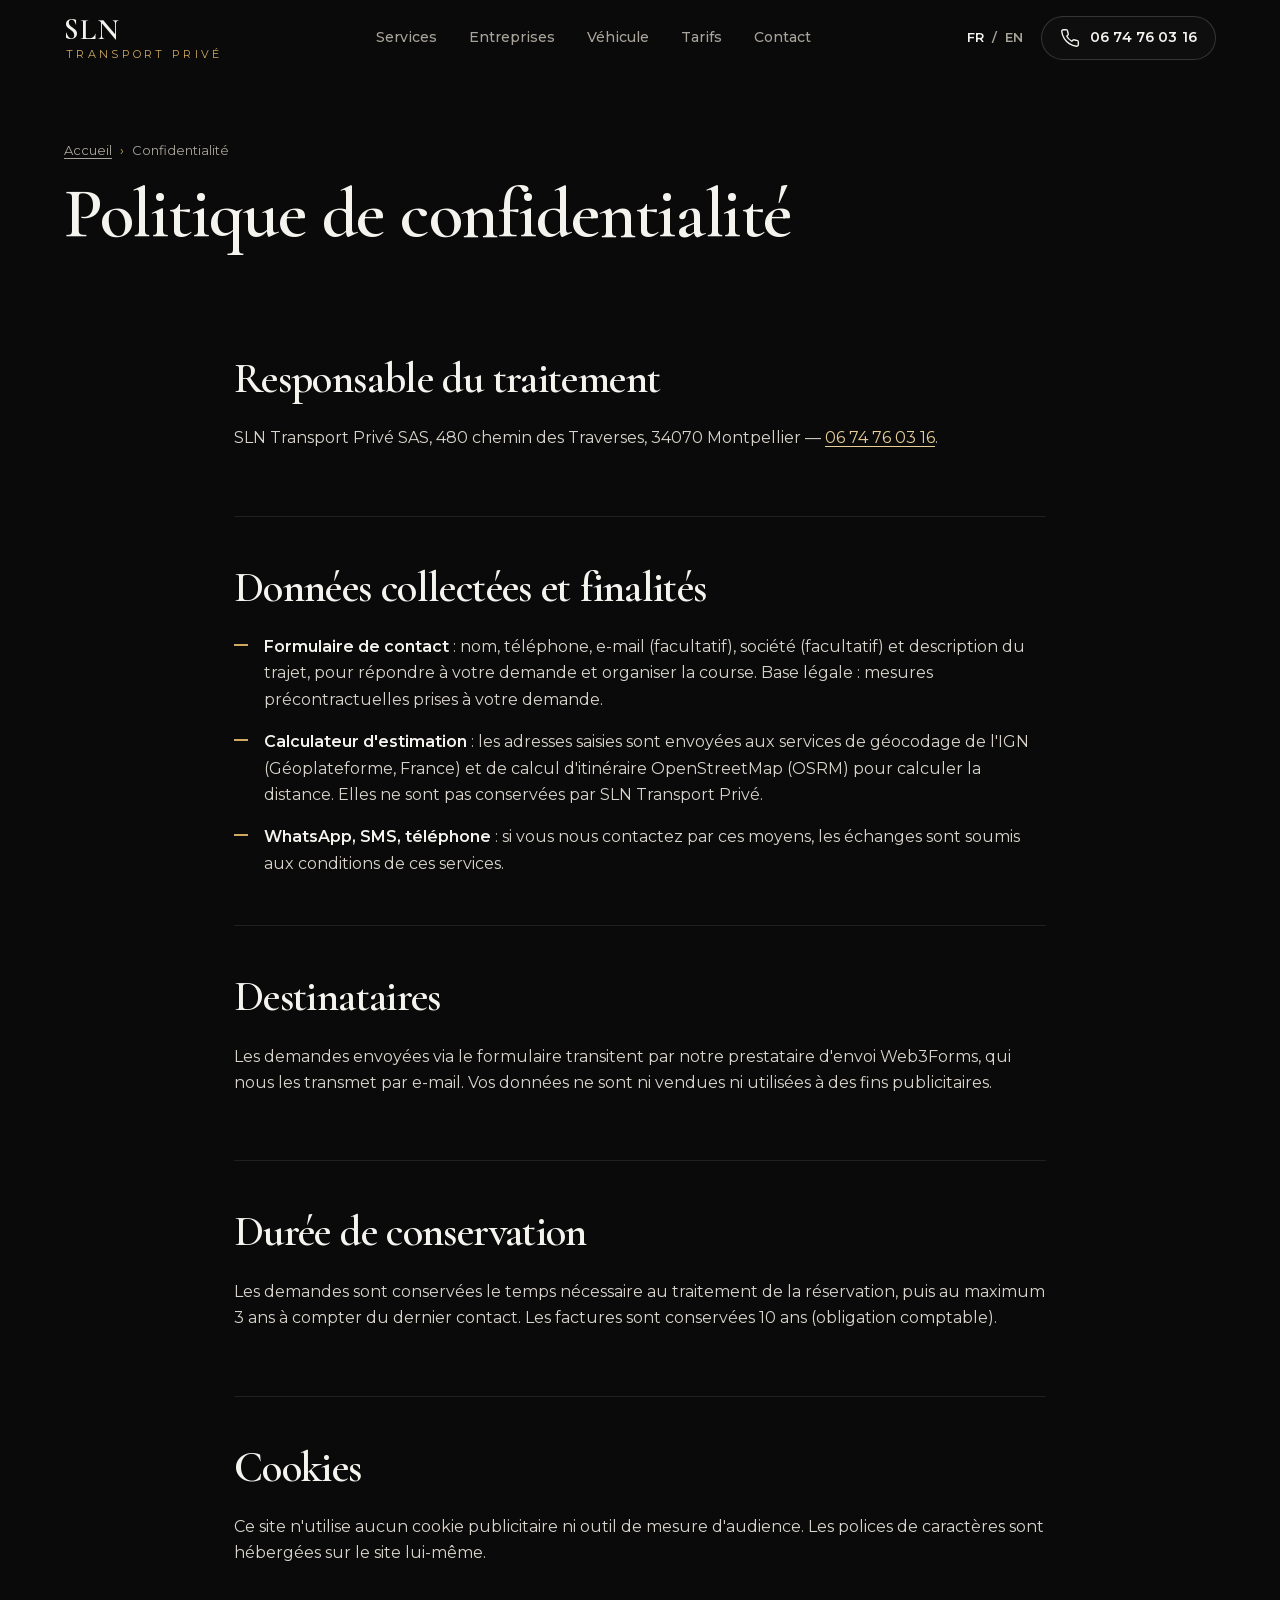
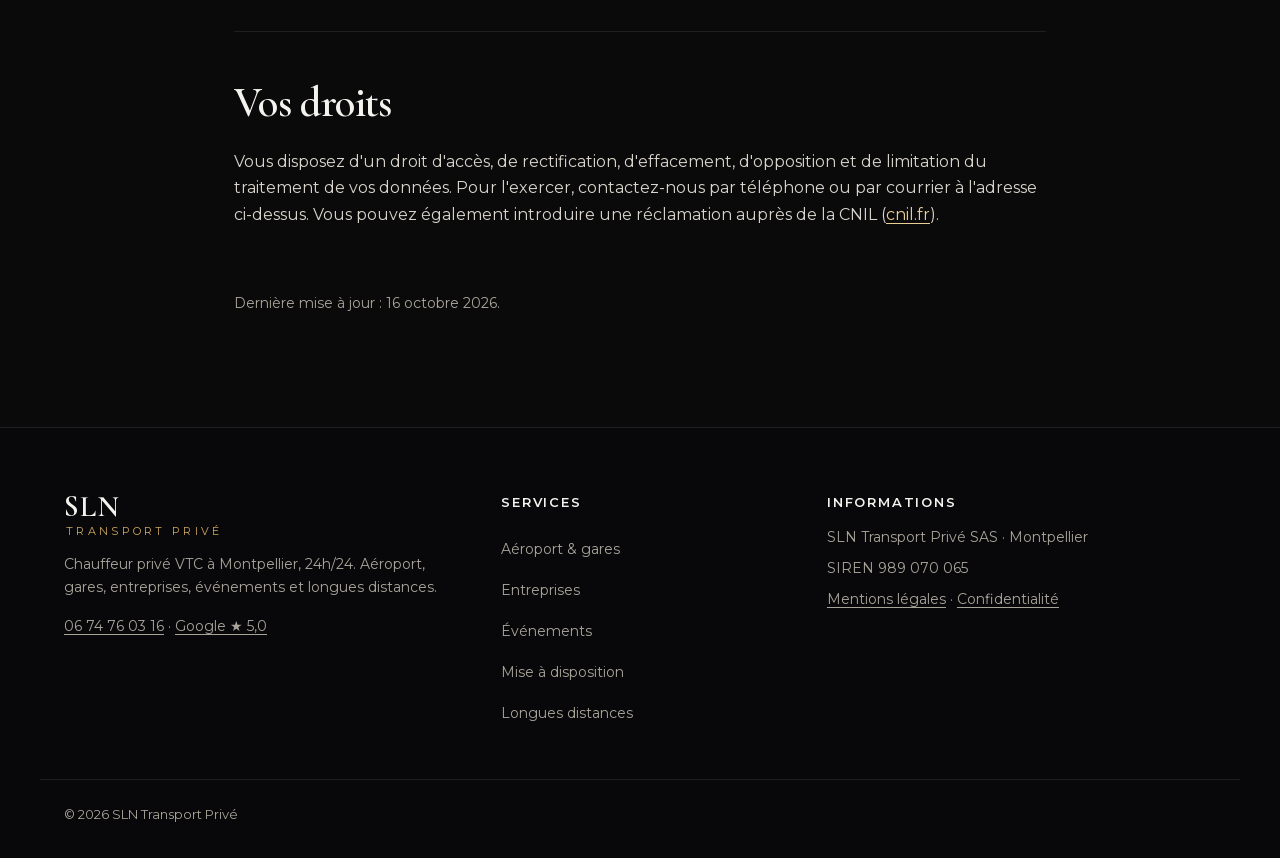
<file: confidentialite/index.html>
<!doctype html>
<html lang="fr">
<head>
<meta charset="utf-8">
<meta name="viewport" content="width=device-width, initial-scale=1">
<meta http-equiv="Content-Security-Policy" content="default-src 'self'; script-src 'self'; style-src 'self'; img-src 'self' data:; font-src 'self'; connect-src 'self' https://data.geopf.fr https://router.project-osrm.org https://api.web3forms.com; form-action 'self' https://api.web3forms.com; base-uri 'self'; object-src 'none'; upgrade-insecure-requests">
<meta name="referrer" content="strict-origin-when-cross-origin">
<title>Politique de confidentialité | SLN Transport Privé</title>
<meta name="description" content="Comment SLN Transport Privé traite vos données personnelles.">
<meta name="theme-color" content="#0A0A0B">
<!-- Brouillon en validation : DRAFT = False dans tools/build.py au lancement -->
<meta name="robots" content="noindex, nofollow">
<link rel="canonical" href="https://slnchauffeurprive.com/confidentialite/">
<meta property="og:type" content="website">
<meta property="og:site_name" content="SLN Transport Privé">
<meta property="og:locale" content="fr_FR">
<meta property="og:title" content="Politique de confidentialité | SLN Transport Privé">
<meta property="og:description" content="Comment SLN Transport Privé traite vos données personnelles.">
<meta property="og:url" content="https://slnchauffeurprive.com/confidentialite/">
<meta property="og:image" content="https://slnchauffeurprive.com/img/og-image.jpg">
<meta property="og:image:width" content="1200">
<meta property="og:image:height" content="630">
<meta property="og:image:alt" content="SLN Transport Privé, chauffeur privé VTC à Montpellier">
<meta name="twitter:card" content="summary_large_image">
<link rel="icon" href="../favicon.ico" sizes="any">
<link rel="icon" href="../favicon.svg" type="image/svg+xml">
<link rel="apple-touch-icon" href="../apple-touch-icon.png">
<link rel="manifest" href="../site.webmanifest">
<link rel="preload" href="../fonts/Montserrat-latin.woff2" as="font" type="font/woff2" crossorigin>
<link rel="preload" href="../fonts/CormorantGaramond-latin.woff2" as="font" type="font/woff2" crossorigin>
<link rel="stylesheet" href="../css/style.css?v=a0597d81">
<script type="application/ld+json">
{
 "@context": "https://schema.org",
 "@graph": [
  {
   "@type": "LocalBusiness",
   "@id": "https://slnchauffeurprive.com/#business",
   "name": "SLN Transport Privé",
   "legalName": "SLN Transport Privé SAS",
   "description": "Chauffeur privé VTC à Montpellier, disponible 24h/24 : transferts aéroport et gares, déplacements professionnels, événements, mise à disposition et longues distances en Tesla Model Y 100 % électrique.",
   "url": "https://slnchauffeurprive.com/",
   "telephone": "+33674760316",
   "image": "https://slnchauffeurprive.com/img/og-image.jpg",
   "logo": "https://slnchauffeurprive.com/img/icon-512.png",
   "priceRange": "€€",
   "currenciesAccepted": "EUR",
   "paymentAccepted": "Carte bancaire",
   "knowsLanguage": [
    "fr",
    "en"
   ],
   "address": {
    "@type": "PostalAddress",
    "addressLocality": "Montpellier",
    "postalCode": "34070",
    "addressRegion": "Occitanie",
    "addressCountry": "FR"
   },
   "geo": {
    "@type": "GeoCoordinates",
    "latitude": 43.6108,
    "longitude": 3.8767
   },
   "openingHoursSpecification": [
    {
     "@type": "OpeningHoursSpecification",
     "dayOfWeek": [
      "Monday",
      "Tuesday",
      "Wednesday",
      "Thursday",
      "Friday",
      "Saturday",
      "Sunday"
     ],
     "opens": "00:00",
     "closes": "23:59"
    }
   ],
   "areaServed": [
    {
     "@type": "City",
     "name": "Montpellier"
    },
    {
     "@type": "City",
     "name": "Lattes"
    },
    {
     "@type": "City",
     "name": "Pérols"
    },
    {
     "@type": "City",
     "name": "Mauguio"
    },
    {
     "@type": "City",
     "name": "Castelnau-le-Lez"
    },
    {
     "@type": "City",
     "name": "Palavas-les-Flots"
    },
    {
     "@type": "City",
     "name": "La Grande-Motte"
    },
    {
     "@type": "City",
     "name": "Sète"
    },
    {
     "@type": "City",
     "name": "Nîmes"
    },
    {
     "@type": "AdministrativeArea",
     "name": "Hérault"
    },
    {
     "@type": "Country",
     "name": "France"
    }
   ],
   "sameAs": [
    "https://share.google/uKCrQxwhXr0P1DarL"
   ]
  },
  {
   "@type": "BreadcrumbList",
   "itemListElement": [
    {
     "@type": "ListItem",
     "position": 1,
     "name": "Accueil",
     "item": "https://slnchauffeurprive.com/"
    },
    {
     "@type": "ListItem",
     "position": 2,
     "name": "Confidentialité",
     "item": "https://slnchauffeurprive.com/confidentialite/"
    }
   ]
  }
 ]
}
</script>
</head>
<body>

<!-- Icônes (tracé Lucide, licence ISC) -->
<svg class="sprite" width="0" height="0" aria-hidden="true">
  <defs>
    <symbol id="i-plane" viewBox="0 0 24 24"><path d="M17.8 19.2 16 11l3.5-3.5C21 6 21.5 4 21 3c-1-.5-3 0-4.5 1.5L13 8 4.8 6.2c-.5-.1-.9.1-1.1.5l-.3.5c-.2.5-.1 1 .3 1.3L9 12l-2 3H4l-1 1 3 2 2 3 1-1v-3l3-2 3.5 5.3c.3.4.8.5 1.3.3l.5-.2c.4-.3.6-.7.5-1.2z"/></symbol>
    <symbol id="i-train" viewBox="0 0 24 24"><rect x="5" y="3" width="14" height="14" rx="3"/><path d="M5 11h14M12 3v8M8 21l2-4M16 21l-2-4"/><circle cx="9" cy="14" r=".6"/><circle cx="15" cy="14" r=".6"/></symbol>
    <symbol id="i-briefcase" viewBox="0 0 24 24"><rect x="2" y="7" width="20" height="14" rx="2"/><path d="M16 21V5a2 2 0 0 0-2-2h-4a2 2 0 0 0-2 2v16"/></symbol>
    <symbol id="i-sparkle" viewBox="0 0 24 24"><path d="M12 3l1.9 5.8L20 11l-6.1 2.2L12 19l-1.9-5.8L4 11l6.1-2.2z"/><path d="M19 3v4M17 5h4"/></symbol>
    <symbol id="i-clock" viewBox="0 0 24 24"><circle cx="12" cy="12" r="10"/><path d="M12 6v6l4 2"/></symbol>
    <symbol id="i-route" viewBox="0 0 24 24"><path d="M3 6l6-3 6 3 6-3v15l-6 3-6-3-6 3z"/><path d="M9 3v15M15 6v15"/></symbol>
    <symbol id="i-phone" viewBox="0 0 24 24"><path d="M22 16.92v3a2 2 0 0 1-2.18 2 19.79 19.79 0 0 1-8.63-3.07 19.5 19.5 0 0 1-6-6 19.79 19.79 0 0 1-3.07-8.67A2 2 0 0 1 4.11 2h3a2 2 0 0 1 2 1.72 12.84 12.84 0 0 0 .7 2.81 2 2 0 0 1-.45 2.11L8.09 9.91a16 16 0 0 0 6 6l1.27-1.27a2 2 0 0 1 2.11-.45 12.84 12.84 0 0 0 2.81.7A2 2 0 0 1 22 16.92z"/></symbol>
    <symbol id="i-chat" viewBox="0 0 24 24"><path d="M7.9 20A9 9 0 1 0 4 16.1L2 22z"/></symbol>
    <symbol id="i-sms" viewBox="0 0 24 24"><path d="M21 15a2 2 0 0 1-2 2H7l-4 4V5a2 2 0 0 1 2-2h14a2 2 0 0 1 2 2z"/><path d="M8 10h.01M12 10h.01M16 10h.01"/></symbol>
    <symbol id="i-mail" viewBox="0 0 24 24"><rect x="2" y="4" width="20" height="16" rx="2"/><path d="m22 7-8.97 5.7a1.94 1.94 0 0 1-2.06 0L2 7"/></symbol>
    <symbol id="i-star" viewBox="0 0 24 24"><path d="M12 2l3.09 6.26L22 9.27l-5 4.87 1.18 6.88L12 17.77l-6.18 3.25L7 14.14 2 9.27l6.91-1.01z"/></symbol>
    <symbol id="i-shield" viewBox="0 0 24 24"><path d="M20 13c0 5-3.5 7.5-7.66 8.95a1 1 0 0 1-.67-.01C7.5 20.5 4 18 4 13V6a1 1 0 0 1 1-1c2 0 4.5-1.2 6.24-2.72a1.17 1.17 0 0 1 1.52 0C14.51 3.81 17 5 19 5a1 1 0 0 1 1 1z"/><path d="m9 12 2 2 4-4"/></symbol>
    <symbol id="i-zap" viewBox="0 0 24 24"><path d="M13 2 3 14h9l-1 8 10-12h-9l1-8z"/></symbol>
    <symbol id="i-users" viewBox="0 0 24 24"><path d="M16 21v-2a4 4 0 0 0-4-4H6a4 4 0 0 0-4 4v2"/><circle cx="9" cy="7" r="4"/><path d="M22 21v-2a4 4 0 0 0-3-3.87M16 3.13a4 4 0 0 1 0 7.75"/></symbol>
    <symbol id="i-luggage" viewBox="0 0 24 24"><rect x="6" y="7" width="12" height="13" rx="2"/><path d="M9 7V4h6v3M10 11v5M14 11v5M9 20v1M15 20v1"/></symbol>
    <symbol id="i-handshake" viewBox="0 0 24 24"><circle cx="9" cy="7" r="4"/><path d="M2 21v-2a4 4 0 0 1 4-4h6a4 4 0 0 1 4 4v2"/><path d="m16 11 2 2 4-4"/></symbol>
    <symbol id="i-eyeoff" viewBox="0 0 24 24"><path d="M9.88 9.88a3 3 0 1 0 4.24 4.24M10.73 5.08A10.43 10.43 0 0 1 12 5c7 0 10 7 10 7a13.16 13.16 0 0 1-1.67 2.68M6.61 6.61A13.53 13.53 0 0 0 2 12s3 7 10 7a9.74 9.74 0 0 0 5.39-1.61M2 2l20 20"/></symbol>
    <symbol id="i-check" viewBox="0 0 24 24"><path d="M20 6 9 17l-5-5"/></symbol>
    <symbol id="i-arrow" viewBox="0 0 24 24"><path d="M5 12h14M12 5l7 7-7 7"/></symbol>
    <symbol id="i-pin" viewBox="0 0 24 24"><path d="M20 10c0 6-8 12-8 12s-8-6-8-12a8 8 0 0 1 16 0z"/><circle cx="12" cy="10" r="3"/></symbol>
    <symbol id="i-flag" viewBox="0 0 24 24"><path d="M4 22V4a1 1 0 0 1 .4-.8A6 6 0 0 1 8 2c3 0 5 2 7.33 2q2 0 3.67-1.33a1 1 0 0 1 1.6.8v9.06a1 1 0 0 1-.4.8A6 6 0 0 1 16.67 14C14.33 14 12.33 12 9.33 12A6 6 0 0 0 4 13.33"/></symbol>
    <symbol id="i-swap" viewBox="0 0 24 24"><path d="m21 16-4 4-4-4M17 20V4M3 8l4-4 4 4M7 4v16"/></symbol>
    <symbol id="i-receipt" viewBox="0 0 24 24"><path d="M4 2v20l2-1 2 1 2-1 2 1 2-1 2 1 2-1 2 1V2l-2 1-2-1-2 1-2-1-2 1-2-1-2 1z"/><path d="M16 8H8M16 12H8M13 16H8"/></symbol>
    <symbol id="i-menu" viewBox="0 0 24 24"><path d="M4 7h16M4 12h16M4 17h16"/></symbol>
    <symbol id="i-x" viewBox="0 0 24 24"><path d="M18 6 6 18M6 6l12 12"/></symbol>
  </defs>
</svg>

<a class="skip" href="#contenu">Aller au contenu</a>

<header class="site-header" id="top">
  <div class="container header-inner">
    <a href="../" class="brand" aria-label="SLN Transport Privé, retour à l'accueil">
      <span class="brand-mark">SLN</span>
      <span class="brand-sub">Transport Privé</span>
    </a>
    <nav class="main-nav" id="main-nav" aria-label="Navigation principale">
      <a href="../#services">Services</a>
      <a href="../#entreprises">Entreprises</a>
      <a href="../#vehicule">Véhicule</a>
      <a href="../#tarifs">Tarifs</a>
      <a href="../#contact">Contact</a>
    </nav>
    <div class="header-actions">
      <div class="lang" role="group" aria-label="Langue">
        <a href="../" lang="fr" hreflang="fr" aria-current="true">FR</a>
        <span aria-hidden="true">/</span>
        <a href="../en/" lang="en" hreflang="en">EN</a>
      </div>
      <a class="btn btn-outline btn-sm js-tel" href="tel:+33674760316">
        <svg class="ic" aria-hidden="true"><use href="#i-phone"/></svg><span class="js-tel-label">06 74 76 03 16</span>
      </a>
      <button class="menu-toggle" type="button" aria-controls="main-nav" aria-expanded="false" aria-label="Ouvrir le menu">
        <svg class="ic" aria-hidden="true"><use href="#i-menu"/></svg>
      </button>
    </div>
  </div>
</header>

<main id="contenu">

<section class="page-hero page-hero-plain"><div class="container">
  <nav class="crumbs" aria-label="Fil d'Ariane"><ol><li><a href="../">Accueil</a></li><li aria-current="page">Confidentialité</li></ol></nav>
  <h1 id="page-title">Politique de confidentialité</h1>
</div></section>
<div class="container prose legal">
<section class="prose-block"><h2>Responsable du traitement</h2>
<p>SLN Transport Privé SAS, 480 chemin des Traverses, 34070 Montpellier — <a href="tel:+33674760316">06 74 76 03 16</a>.</p></section>
<section class="prose-block"><h2>Données collectées et finalités</h2>
<ul class="ticks"><li><strong>Formulaire de contact</strong> : nom, téléphone, e-mail (facultatif), société (facultatif) et description du trajet, pour répondre à votre demande et organiser la course. Base légale : mesures précontractuelles prises à votre demande.</li>
<li><strong>Calculateur d'estimation</strong> : les adresses saisies sont envoyées aux services de géocodage de l'IGN (Géoplateforme, France) et de calcul d'itinéraire OpenStreetMap (OSRM) pour calculer la distance. Elles ne sont pas conservées par SLN Transport Privé.</li>
<li><strong>WhatsApp, SMS, téléphone</strong> : si vous nous contactez par ces moyens, les échanges sont soumis aux conditions de ces services.</li></ul></section>
<section class="prose-block"><h2>Destinataires</h2>
<p>Les demandes envoyées via le formulaire transitent par notre prestataire d'envoi Web3Forms, qui nous les transmet par e-mail. Vos données ne sont ni vendues ni utilisées à des fins publicitaires.</p></section>
<section class="prose-block"><h2>Durée de conservation</h2>
<p>Les demandes sont conservées le temps nécessaire au traitement de la réservation, puis au maximum 3 ans à compter du dernier contact. Les factures sont conservées 10 ans (obligation comptable).</p></section>
<section class="prose-block"><h2>Cookies</h2>
<p>Ce site n'utilise aucun cookie publicitaire ni outil de mesure d'audience. Les polices de caractères sont hébergées sur le site lui-même.</p></section>
<section class="prose-block"><h2>Vos droits</h2>
<p>Vous disposez d'un droit d'accès, de rectification, d'effacement, d'opposition et de limitation du traitement de vos données. Pour l'exercer, contactez-nous par téléphone ou par courrier à l'adresse ci-dessus. Vous pouvez également introduire une réclamation auprès de la CNIL (<a href="https://www.cnil.fr" rel="noopener">cnil.fr</a>).</p></section>
<p class="small">Dernière mise à jour : 16 octobre 2026.</p>
</div>

</main>

<!-- ============ PIED DE PAGE ============ -->
<footer class="site-footer">
  <div class="container footer-grid">
    <div>
      <a href="../" class="brand"><span class="brand-mark">SLN</span><span class="brand-sub">Transport Privé</span></a>
      <p>Chauffeur privé VTC à Montpellier, 24h/24. Aéroport, gares, entreprises, événements et longues distances.</p>
      <p><a class="js-tel" href="tel:+33674760316">06 74 76 03 16</a> · <a href="https://share.google/uKCrQxwhXr0P1DarL" target="_blank" rel="noopener">Google ★ 5,0</a></p>
    </div>
    <nav aria-label="Services">
      <p class="foot-title">Services</p>
      <a href="../vtc-aeroport-gare-montpellier/">Aéroport & gares</a><a href="../chauffeur-prive-entreprise-montpellier/">Entreprises</a><a href="../chauffeur-mariage-evenement-montpellier/">Événements</a><a href="../chauffeur-mise-a-disposition-montpellier/">Mise à disposition</a><a href="../vtc-longue-distance-montpellier/">Longues distances</a>
    </nav>
    <div class="footer-legal">
      <p class="foot-title">Informations</p>
      <p>SLN Transport Privé SAS · Montpellier</p>
      <p>SIREN 989 070 065</p>
      <p><a href="../mentions-legales/">Mentions légales</a> · <a href="../confidentialite/">Confidentialité</a></p>
    </div>
  </div>
  <p class="container copyright">© <span id="year">2026</span> SLN Transport Privé</p>
</footer>

<!-- Barre d'action mobile -->
<nav class="mobile-bar" aria-label="Contact rapide">
  <a class="js-tel" href="tel:+33674760316"><svg class="ic" aria-hidden="true"><use href="#i-phone"/></svg>Appeler</a>
  <a class="js-wa" href="#" target="_blank" rel="noopener"><svg class="ic" aria-hidden="true"><use href="#i-chat"/></svg>WhatsApp</a>
  <a class="mb-gold" href="../#reserver"><svg class="ic" aria-hidden="true"><use href="#i-arrow"/></svg>Estimer</a>
</nav>

<script src="../js/main.js?v=2c215cc1" defer></script>
</body>
</html>
</file>
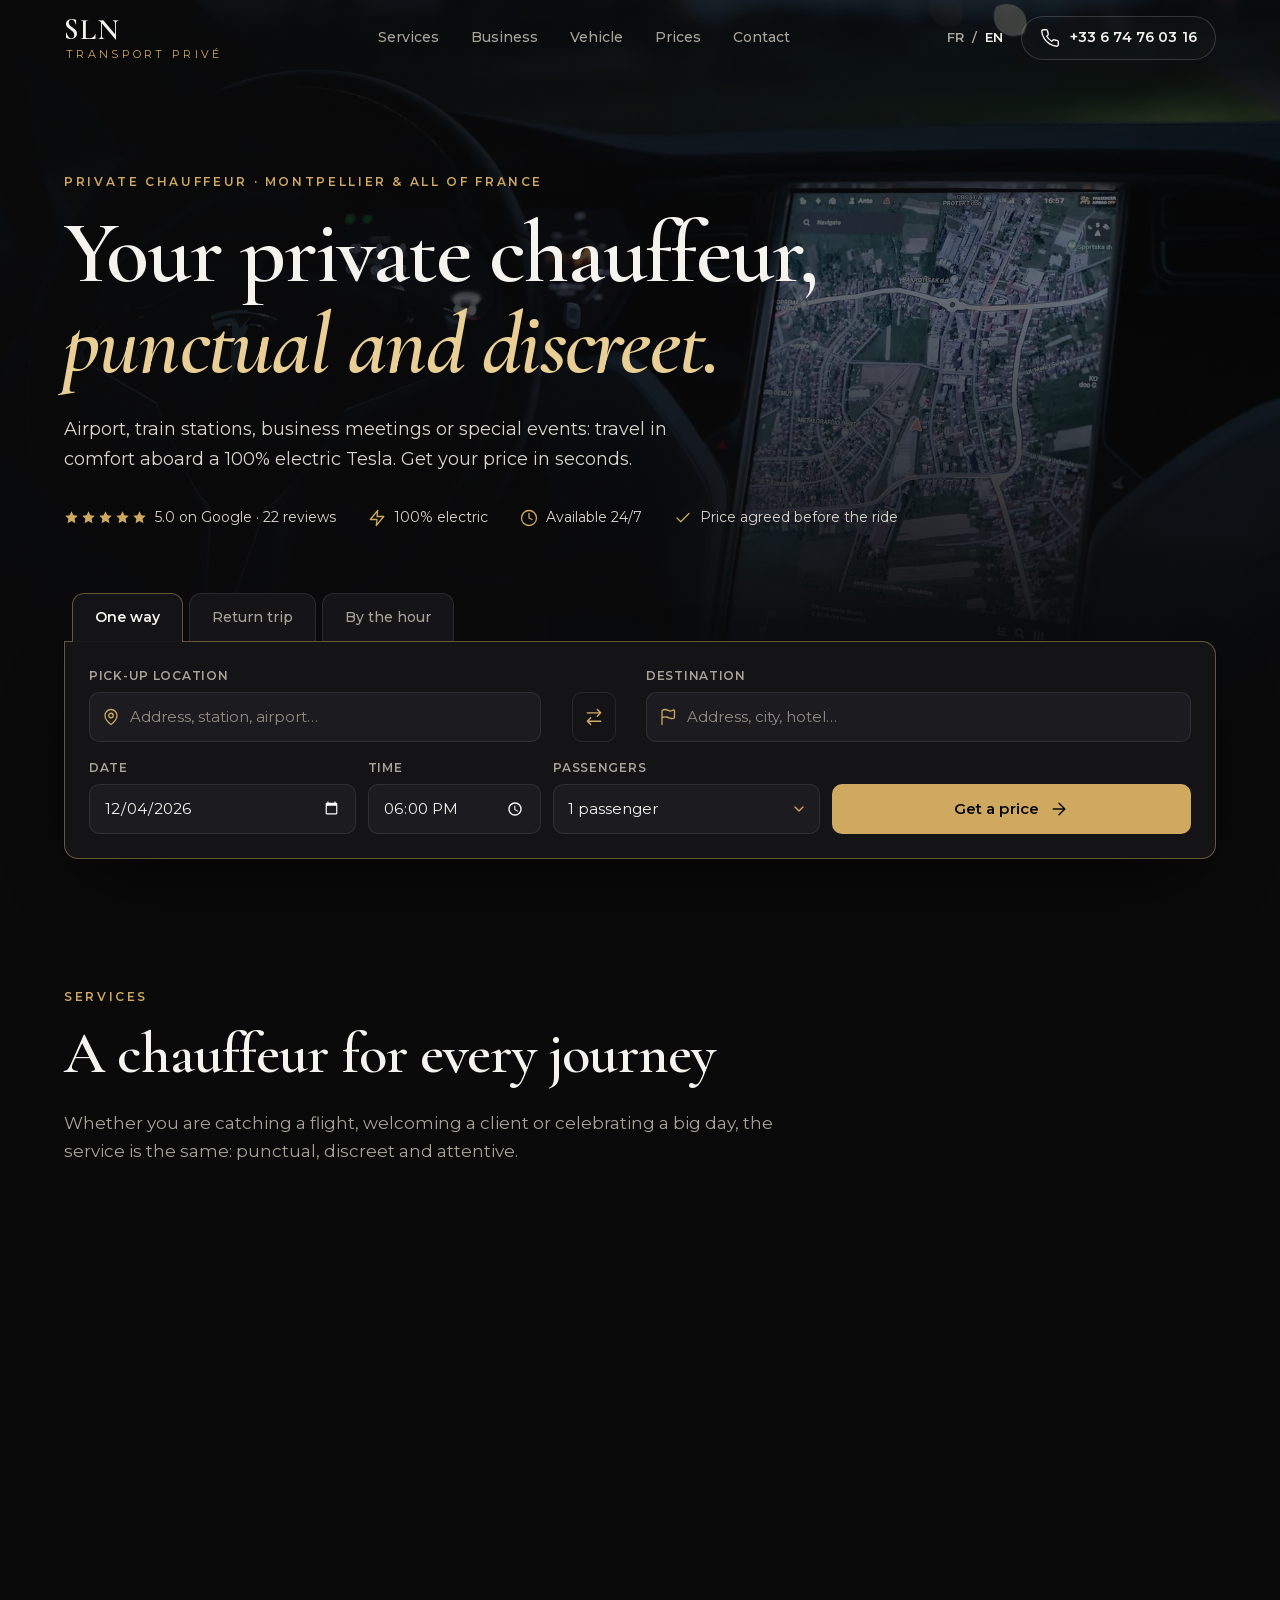
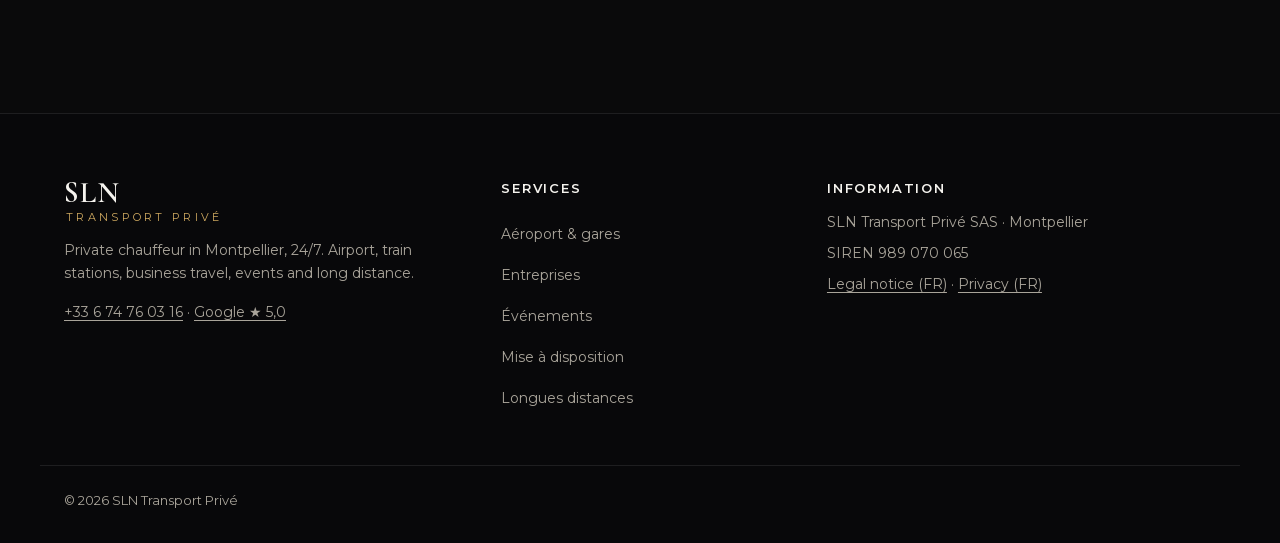
<file: en/index.html>
<!doctype html>
<html lang="en">
<head>
<meta charset="utf-8">
<meta name="viewport" content="width=device-width, initial-scale=1">
<meta http-equiv="Content-Security-Policy" content="default-src 'self'; script-src 'self'; style-src 'self'; img-src 'self' data:; font-src 'self'; connect-src 'self' https://data.geopf.fr https://router.project-osrm.org https://api.web3forms.com; form-action 'self' https://api.web3forms.com; base-uri 'self'; object-src 'none'; upgrade-insecure-requests">
<meta name="referrer" content="strict-origin-when-cross-origin">
<title>Private Chauffeur Montpellier, 24/7 | SLN Transport Privé</title>
<meta name="description" content="Private chauffeur in Montpellier, France, 24/7: airport transfers (€35 flat rate), train stations, business travel, events and long distance by Tesla.">
<meta name="theme-color" content="#0A0A0B">
<!-- Brouillon en validation : DRAFT = False dans tools/build.py au lancement -->
<meta name="robots" content="noindex, nofollow">
<link rel="canonical" href="https://slnchauffeurprive.com/en/">
<link rel="alternate" hreflang="fr" href="https://slnchauffeurprive.com/">
<link rel="alternate" hreflang="en" href="https://slnchauffeurprive.com/en/">
<link rel="alternate" hreflang="x-default" href="https://slnchauffeurprive.com/">
<meta property="og:type" content="website">
<meta property="og:site_name" content="SLN Transport Privé">
<meta property="og:locale" content="en_GB">
<meta property="og:title" content="Private Chauffeur Montpellier, 24/7 | SLN Transport Privé">
<meta property="og:description" content="Private chauffeur in Montpellier, France, 24/7: airport transfers (€35 flat rate), train stations, business travel, events and long distance by Tesla.">
<meta property="og:url" content="https://slnchauffeurprive.com/en/">
<meta property="og:image" content="https://slnchauffeurprive.com/img/og-image.jpg">
<meta property="og:image:width" content="1200">
<meta property="og:image:height" content="630">
<meta property="og:image:alt" content="SLN Transport Privé, chauffeur privé VTC à Montpellier">
<meta name="twitter:card" content="summary_large_image">
<link rel="icon" href="../favicon.ico" sizes="any">
<link rel="icon" href="../favicon.svg" type="image/svg+xml">
<link rel="apple-touch-icon" href="../apple-touch-icon.png">
<link rel="manifest" href="../site.webmanifest">
<link rel="preload" href="../fonts/Montserrat-latin.woff2" as="font" type="font/woff2" crossorigin>
<link rel="preload" href="../fonts/CormorantGaramond-latin.woff2" as="font" type="font/woff2" crossorigin>
<link rel="stylesheet" href="../css/style.css?v=a0597d81">
<link rel="preload" as="image" href="../img/hero-mobile.webp" media="(max-width: 900px)">
<link rel="preload" as="image" href="../img/hero.webp" media="(min-width: 901px)">
<script type="application/ld+json">
{
 "@context": "https://schema.org",
 "@graph": [
  {
   "@type": "WebSite",
   "@id": "https://slnchauffeurprive.com/#website",
   "url": "https://slnchauffeurprive.com/",
   "name": "SLN Transport Privé",
   "inLanguage": [
    "fr-FR",
    "en"
   ],
   "publisher": {
    "@id": "https://slnchauffeurprive.com/#business"
   }
  },
  {
   "@type": "LocalBusiness",
   "@id": "https://slnchauffeurprive.com/#business",
   "name": "SLN Transport Privé",
   "legalName": "SLN Transport Privé SAS",
   "description": "Chauffeur privé VTC à Montpellier, disponible 24h/24 : transferts aéroport et gares, déplacements professionnels, événements, mise à disposition et longues distances en Tesla Model Y 100 % électrique.",
   "url": "https://slnchauffeurprive.com/",
   "telephone": "+33674760316",
   "image": "https://slnchauffeurprive.com/img/og-image.jpg",
   "logo": "https://slnchauffeurprive.com/img/icon-512.png",
   "priceRange": "€€",
   "currenciesAccepted": "EUR",
   "paymentAccepted": "Carte bancaire",
   "knowsLanguage": [
    "fr",
    "en"
   ],
   "address": {
    "@type": "PostalAddress",
    "addressLocality": "Montpellier",
    "postalCode": "34070",
    "addressRegion": "Occitanie",
    "addressCountry": "FR"
   },
   "geo": {
    "@type": "GeoCoordinates",
    "latitude": 43.6108,
    "longitude": 3.8767
   },
   "openingHoursSpecification": [
    {
     "@type": "OpeningHoursSpecification",
     "dayOfWeek": [
      "Monday",
      "Tuesday",
      "Wednesday",
      "Thursday",
      "Friday",
      "Saturday",
      "Sunday"
     ],
     "opens": "00:00",
     "closes": "23:59"
    }
   ],
   "areaServed": [
    {
     "@type": "City",
     "name": "Montpellier"
    },
    {
     "@type": "City",
     "name": "Lattes"
    },
    {
     "@type": "City",
     "name": "Pérols"
    },
    {
     "@type": "City",
     "name": "Mauguio"
    },
    {
     "@type": "City",
     "name": "Castelnau-le-Lez"
    },
    {
     "@type": "City",
     "name": "Palavas-les-Flots"
    },
    {
     "@type": "City",
     "name": "La Grande-Motte"
    },
    {
     "@type": "City",
     "name": "Sète"
    },
    {
     "@type": "City",
     "name": "Nîmes"
    },
    {
     "@type": "AdministrativeArea",
     "name": "Hérault"
    },
    {
     "@type": "Country",
     "name": "France"
    }
   ],
   "sameAs": [
    "https://share.google/uKCrQxwhXr0P1DarL"
   ],
   "hasOfferCatalog": {
    "@type": "OfferCatalog",
    "name": "Services de chauffeur privé",
    "itemListElement": [
     {
      "@type": "Offer",
      "itemOffered": {
       "@type": "Service",
       "name": "Transfert aéroport Montpellier ↔ Montpellier",
       "url": "https://slnchauffeurprive.com/vtc-aeroport-gare-montpellier/"
      },
      "priceSpecification": {
       "@type": "PriceSpecification",
       "price": 35,
       "priceCurrency": "EUR",
       "minPrice": 35
      }
     },
     {
      "@type": "Offer",
      "itemOffered": {
       "@type": "Service",
       "name": "Transfert gares de Montpellier ↔ Montpellier",
       "url": "https://slnchauffeurprive.com/vtc-aeroport-gare-montpellier/"
      },
      "priceSpecification": {
       "@type": "PriceSpecification",
       "price": 25,
       "priceCurrency": "EUR",
       "minPrice": 25
      }
     },
     {
      "@type": "Offer",
      "itemOffered": {
       "@type": "Service",
       "name": "Course en ville"
      },
      "priceSpecification": {
       "@type": "PriceSpecification",
       "price": 25,
       "priceCurrency": "EUR",
       "minPrice": 25
      }
     },
     {
      "@type": "Offer",
      "itemOffered": {
       "@type": "Service",
       "name": "Mise à disposition d'un chauffeur",
       "url": "https://slnchauffeurprive.com/chauffeur-mise-a-disposition-montpellier/"
      },
      "priceSpecification": {
       "@type": "PriceSpecification",
       "price": 60,
       "priceCurrency": "EUR",
       "minPrice": 60,
       "unitText": "HOUR"
      }
     },
     {
      "@type": "Offer",
      "itemOffered": {
       "@type": "Service",
       "name": "Chauffeur privé pour entreprises",
       "url": "https://slnchauffeurprive.com/chauffeur-prive-entreprise-montpellier/"
      }
     },
     {
      "@type": "Offer",
      "itemOffered": {
       "@type": "Service",
       "name": "Chauffeur pour mariages et événements",
       "url": "https://slnchauffeurprive.com/chauffeur-mariage-evenement-montpellier/"
      }
     },
     {
      "@type": "Offer",
      "itemOffered": {
       "@type": "Service",
       "name": "Transport longue distance",
       "url": "https://slnchauffeurprive.com/vtc-longue-distance-montpellier/"
      }
     }
    ]
   }
  }
 ]
}
</script>
</head>
<body>

<!-- Icons (Lucide paths, ISC licence) -->
<svg class="sprite" width="0" height="0" aria-hidden="true">
  <defs>
    <symbol id="i-plane" viewBox="0 0 24 24"><path d="M17.8 19.2 16 11l3.5-3.5C21 6 21.5 4 21 3c-1-.5-3 0-4.5 1.5L13 8 4.8 6.2c-.5-.1-.9.1-1.1.5l-.3.5c-.2.5-.1 1 .3 1.3L9 12l-2 3H4l-1 1 3 2 2 3 1-1v-3l3-2 3.5 5.3c.3.4.8.5 1.3.3l.5-.2c.4-.3.6-.7.5-1.2z"/></symbol>
    <symbol id="i-train" viewBox="0 0 24 24"><rect x="5" y="3" width="14" height="14" rx="3"/><path d="M5 11h14M12 3v8M8 21l2-4M16 21l-2-4"/><circle cx="9" cy="14" r=".6"/><circle cx="15" cy="14" r=".6"/></symbol>
    <symbol id="i-briefcase" viewBox="0 0 24 24"><rect x="2" y="7" width="20" height="14" rx="2"/><path d="M16 21V5a2 2 0 0 0-2-2h-4a2 2 0 0 0-2 2v16"/></symbol>
    <symbol id="i-sparkle" viewBox="0 0 24 24"><path d="M12 3l1.9 5.8L20 11l-6.1 2.2L12 19l-1.9-5.8L4 11l6.1-2.2z"/><path d="M19 3v4M17 5h4"/></symbol>
    <symbol id="i-clock" viewBox="0 0 24 24"><circle cx="12" cy="12" r="10"/><path d="M12 6v6l4 2"/></symbol>
    <symbol id="i-route" viewBox="0 0 24 24"><path d="M3 6l6-3 6 3 6-3v15l-6 3-6-3-6 3z"/><path d="M9 3v15M15 6v15"/></symbol>
    <symbol id="i-phone" viewBox="0 0 24 24"><path d="M22 16.92v3a2 2 0 0 1-2.18 2 19.79 19.79 0 0 1-8.63-3.07 19.5 19.5 0 0 1-6-6 19.79 19.79 0 0 1-3.07-8.67A2 2 0 0 1 4.11 2h3a2 2 0 0 1 2 1.72 12.84 12.84 0 0 0 .7 2.81 2 2 0 0 1-.45 2.11L8.09 9.91a16 16 0 0 0 6 6l1.27-1.27a2 2 0 0 1 2.11-.45 12.84 12.84 0 0 0 2.81.7A2 2 0 0 1 22 16.92z"/></symbol>
    <symbol id="i-chat" viewBox="0 0 24 24"><path d="M7.9 20A9 9 0 1 0 4 16.1L2 22z"/></symbol>
    <symbol id="i-sms" viewBox="0 0 24 24"><path d="M21 15a2 2 0 0 1-2 2H7l-4 4V5a2 2 0 0 1 2-2h14a2 2 0 0 1 2 2z"/><path d="M8 10h.01M12 10h.01M16 10h.01"/></symbol>
    <symbol id="i-mail" viewBox="0 0 24 24"><rect x="2" y="4" width="20" height="16" rx="2"/><path d="m22 7-8.97 5.7a1.94 1.94 0 0 1-2.06 0L2 7"/></symbol>
    <symbol id="i-star" viewBox="0 0 24 24"><path d="M12 2l3.09 6.26L22 9.27l-5 4.87 1.18 6.88L12 17.77l-6.18 3.25L7 14.14 2 9.27l6.91-1.01z"/></symbol>
    <symbol id="i-shield" viewBox="0 0 24 24"><path d="M20 13c0 5-3.5 7.5-7.66 8.95a1 1 0 0 1-.67-.01C7.5 20.5 4 18 4 13V6a1 1 0 0 1 1-1c2 0 4.5-1.2 6.24-2.72a1.17 1.17 0 0 1 1.52 0C14.51 3.81 17 5 19 5a1 1 0 0 1 1 1z"/><path d="m9 12 2 2 4-4"/></symbol>
    <symbol id="i-zap" viewBox="0 0 24 24"><path d="M13 2 3 14h9l-1 8 10-12h-9l1-8z"/></symbol>
    <symbol id="i-users" viewBox="0 0 24 24"><path d="M16 21v-2a4 4 0 0 0-4-4H6a4 4 0 0 0-4 4v2"/><circle cx="9" cy="7" r="4"/><path d="M22 21v-2a4 4 0 0 0-3-3.87M16 3.13a4 4 0 0 1 0 7.75"/></symbol>
    <symbol id="i-luggage" viewBox="0 0 24 24"><rect x="6" y="7" width="12" height="13" rx="2"/><path d="M9 7V4h6v3M10 11v5M14 11v5M9 20v1M15 20v1"/></symbol>
    <symbol id="i-handshake" viewBox="0 0 24 24"><circle cx="9" cy="7" r="4"/><path d="M2 21v-2a4 4 0 0 1 4-4h6a4 4 0 0 1 4 4v2"/><path d="m16 11 2 2 4-4"/></symbol>
    <symbol id="i-eyeoff" viewBox="0 0 24 24"><path d="M9.88 9.88a3 3 0 1 0 4.24 4.24M10.73 5.08A10.43 10.43 0 0 1 12 5c7 0 10 7 10 7a13.16 13.16 0 0 1-1.67 2.68M6.61 6.61A13.53 13.53 0 0 0 2 12s3 7 10 7a9.74 9.74 0 0 0 5.39-1.61M2 2l20 20"/></symbol>
    <symbol id="i-check" viewBox="0 0 24 24"><path d="M20 6 9 17l-5-5"/></symbol>
    <symbol id="i-arrow" viewBox="0 0 24 24"><path d="M5 12h14M12 5l7 7-7 7"/></symbol>
    <symbol id="i-pin" viewBox="0 0 24 24"><path d="M20 10c0 6-8 12-8 12s-8-6-8-12a8 8 0 0 1 16 0z"/><circle cx="12" cy="10" r="3"/></symbol>
    <symbol id="i-flag" viewBox="0 0 24 24"><path d="M4 22V4a1 1 0 0 1 .4-.8A6 6 0 0 1 8 2c3 0 5 2 7.33 2q2 0 3.67-1.33a1 1 0 0 1 1.6.8v9.06a1 1 0 0 1-.4.8A6 6 0 0 1 16.67 14C14.33 14 12.33 12 9.33 12A6 6 0 0 0 4 13.33"/></symbol>
    <symbol id="i-swap" viewBox="0 0 24 24"><path d="m21 16-4 4-4-4M17 20V4M3 8l4-4 4 4M7 4v16"/></symbol>
    <symbol id="i-receipt" viewBox="0 0 24 24"><path d="M4 2v20l2-1 2 1 2-1 2 1 2-1 2 1 2-1 2 1V2l-2 1-2-1-2 1-2-1-2 1-2-1-2 1z"/><path d="M16 8H8M16 12H8M13 16H8"/></symbol>
    <symbol id="i-menu" viewBox="0 0 24 24"><path d="M4 7h16M4 12h16M4 17h16"/></symbol>
    <symbol id="i-x" viewBox="0 0 24 24"><path d="M18 6 6 18M6 6l12 12"/></symbol>
  </defs>
</svg>

<a class="skip" href="#contenu">Skip to content</a>

<!-- ============ EN-TÊTE ============ -->
<header class="site-header" id="top">
  <div class="container header-inner">
    <a href="./" class="brand" aria-label="SLN Transport Privé, back to home">
      <span class="brand-mark">SLN</span>
      <span class="brand-sub">Transport Privé</span>
    </a>
    <nav class="main-nav" id="main-nav" aria-label="Main navigation">
      <a href="#services">Services</a>
      <a href="#entreprises">Business</a>
      <a href="#vehicule">Vehicle</a>
      <a href="#tarifs">Prices</a>
      <a href="#contact">Contact</a>
    </nav>
    <div class="header-actions">
      <div class="lang" role="group" aria-label="Language">
        <a href="../" lang="fr" hreflang="fr">FR</a>
        <span aria-hidden="true">/</span>
        <a href="./" lang="en" hreflang="en" aria-current="true">EN</a>
      </div>
      <a class="btn btn-outline btn-sm js-tel" href="tel:+33674760316">
        <svg class="ic" aria-hidden="true"><use href="#i-phone"/></svg><span class="js-tel-label">+33 6 74 76 03 16</span>
      </a>
      <button class="menu-toggle" type="button" aria-controls="main-nav" aria-expanded="false" aria-label="Open menu">
        <svg class="ic" aria-hidden="true"><use href="#i-menu"/></svg>
      </button>
    </div>
  </div>
</header>

<main id="contenu">

<!-- ============ HERO + RÉSERVATION ============ -->
<section class="hero" aria-labelledby="hero-title">
  <div class="hero-media" aria-hidden="true"></div>
  <div class="container hero-content">
    <p class="eyebrow">Private chauffeur · Montpellier &amp; all of France</p>
    <h1 id="hero-title">Your private chauffeur,<br><em class="gold">punctual and discreet.</em></h1>
    <p class="hero-lead">Airport, train stations, business meetings or special events: travel in comfort aboard a 100% electric Tesla. Get your price in seconds.</p>
    <ul class="hero-proof" aria-label="Our commitments">
      <li><span class="stars" aria-hidden="true"><svg><use href="#i-star"/></svg><svg><use href="#i-star"/></svg><svg><use href="#i-star"/></svg><svg><use href="#i-star"/></svg><svg><use href="#i-star"/></svg></span> 5.0 on Google · 22 reviews</li>
      <li><svg class="ic" aria-hidden="true"><use href="#i-zap"/></svg>100% electric</li>
      <li><svg class="ic" aria-hidden="true"><use href="#i-clock"/></svg>Available 24/7</li>
      <li><svg class="ic" aria-hidden="true"><use href="#i-check"/></svg>Price agreed before the ride</li>
    </ul>
  </div>

  <!-- Module d'estimation -->
  <div class="container booking-wrap" id="reserver">
    <div class="booking">
      <div class="booking-tabs" role="tablist" aria-label="Trip type">
        <button role="tab" type="button" id="tab-simple" aria-selected="true" aria-controls="booking-tabpanel" data-mode="simple">One way</button>
        <button role="tab" type="button" id="tab-retour" aria-selected="false" aria-controls="booking-tabpanel" data-mode="retour" tabindex="-1">Return trip</button>
        <button role="tab" type="button" id="tab-dispo" aria-selected="false" aria-controls="booking-tabpanel" data-mode="dispo" tabindex="-1">By the hour</button>
      </div>

      <div id="booking-tabpanel" role="tabpanel" aria-labelledby="tab-simple">
      <form class="booking-panel" id="booking-form" novalidate>
        <div class="b-grid">
          <div class="field field-addr">
            <label for="from">Pick-up location</label>
            <div class="combo">
              <svg class="ic field-ic" aria-hidden="true"><use href="#i-pin"/></svg>
              <input id="from" name="from" type="text" autocomplete="off" placeholder="Address, station, airport…" role="combobox" aria-autocomplete="list" aria-expanded="false" aria-controls="from-list" required>
              <ul class="combo-list" id="from-list" role="listbox" aria-label="Pick-up suggestions"></ul>
            </div>
          </div>

          <button type="button" class="swap" id="swap" aria-label="Swap pick-up and destination">
            <svg class="ic" aria-hidden="true"><use href="#i-swap"/></svg>
          </button>

          <div class="field field-addr" data-hide="dispo">
            <label for="to">Destination</label>
            <div class="combo">
              <svg class="ic field-ic" aria-hidden="true"><use href="#i-flag"/></svg>
              <input id="to" name="to" type="text" autocomplete="off" placeholder="Address, city, hotel…" role="combobox" aria-autocomplete="list" aria-expanded="false" aria-controls="to-list" required>
              <ul class="combo-list" id="to-list" role="listbox" aria-label="Destination suggestions"></ul>
            </div>
          </div>

          <div class="field field-hours" data-show="dispo" hidden>
            <label for="hours">Duration</label>
            <select id="hours" name="hours">
              <option value="2">2 hours</option>
              <option value="3">3 hours</option>
              <option value="4">Half day (4 h)</option>
              <option value="6">6 hours</option>
              <option value="8">Full day (8 h)</option>
            </select>
          </div>

          <div class="field field-date">
            <label for="date">Date</label>
            <input id="date" name="date" type="date" required>
          </div>
          <div class="field field-time">
            <label for="time">Time</label>
            <input id="time" name="time" type="time" step="300" required>
          </div>

          <div class="field field-date" data-show="retour" hidden>
            <label for="date2">Return date</label>
            <input id="date2" name="date2" type="date">
          </div>
          <div class="field field-time" data-show="retour" hidden>
            <label for="time2">Return time</label>
            <input id="time2" name="time2" type="time" step="300">
          </div>

          <div class="field field-pax">
            <label for="pax">Passengers</label>
            <select id="pax" name="pax">
              <option value="1">1 passenger</option>
              <option value="2">2 passengers</option>
              <option value="3">3 passengers</option>
              <option value="4">4 passengers</option>
            </select>
          </div>

          <button type="submit" class="btn btn-gold b-submit" id="estimate-btn">
            <span>Get a price</span>
            <svg class="ic" aria-hidden="true"><use href="#i-arrow"/></svg>
          </button>
        </div>

        <p class="b-error" id="b-error" role="alert" hidden></p>

        <p class="sr-only" id="b-live" role="status" aria-live="polite"></p>

        <div class="b-result" id="b-result">
          <div class="b-result-inner">
          <div class="r-price">
            <span class="r-label">Estimate</span>
            <strong id="r-amount">—</strong>
            <span class="r-route" id="r-route"></span>
            <span class="r-meta" id="r-meta"></span>
          </div>
          <div class="r-actions">
            <a class="btn btn-gold" id="r-whatsapp" href="#" target="_blank" rel="noopener">
              <svg class="ic" aria-hidden="true"><use href="#i-chat"/></svg>Book on WhatsApp
            </a>
            <a class="btn btn-outline" id="r-form" href="#contact">Send a request</a>
            <a class="btn btn-outline js-tel" href="tel:+33674760316"><svg class="ic" aria-hidden="true"><use href="#i-phone"/></svg>Call</a>
          </div>
          <p class="r-note" id="r-note">Estimate incl. VAT, based on the actual road distance. The chauffeur replies personally to confirm the ride and its price.</p>
          </div>
        </div>
      </form>
      </div>
    </div>
  </div>
</section>

<!-- ============ SERVICES ============ -->
<section class="section" id="services" aria-labelledby="services-title">
  <div class="container">
    <header class="section-head reveal">
      <p class="eyebrow">Services</p>
      <h2 id="services-title">A chauffeur for every journey</h2>
      <p>Whether you are catching a flight, welcoming a client or celebrating a big day, the service is the same: punctual, discreet and attentive.</p>
    </header>

    <div class="services-grid">
      <article class="card service reveal">
        <svg class="card-ic" aria-hidden="true"><use href="#i-plane"/></svg>
        <h3>Airport &amp; stations</h3>
        <p>Montpellier-Méditerranée, Saint-Roch, Sud de France, Nîmes, Marseille… On-time pick-up and help with your luggage.</p>
        <p class="price-tag">Airport flat rate from <b>€35</b></p>
      </article>
      <article class="card service reveal">
        <svg class="card-ic" aria-hidden="true"><use href="#i-briefcase"/></svg>
        <h3>Business travel</h3>
        <p>Business meetings, welcoming clients or partners, seminars. A reliable service and an invoice for every ride.</p>
        <a class="link-arrow" href="#entreprises">Business services <svg class="ic" aria-hidden="true"><use href="#i-arrow"/></svg></a>
      </article>
      <article class="card service reveal">
        <svg class="card-ic" aria-hidden="true"><use href="#i-sparkle"/></svg>
        <h3>Events</h3>
        <p>Weddings, birthdays, ceremonies, festivals, concerts, sightseeing. Arrive relaxed, leave safely.</p>
        <p class="price-tag">On quotation</p>
      </article>
      <article class="card service reveal">
        <svg class="card-ic" aria-hidden="true"><use href="#i-clock"/></svg>
        <h3>Chauffeur by the hour</h3>
        <p>A chauffeur at your disposal for a few hours or the whole day: back-to-back meetings, visits, evenings out.</p>
        <p class="price-tag">From <b>€60 / h</b></p>
      </article>
      <article class="card service reveal">
        <svg class="card-ic" aria-hidden="true"><use href="#i-route"/></svg>
        <h3>Long distance</h3>
        <p>Montpellier → Nîmes, Avignon, Marseille, Toulouse, Lyon… and anywhere in France, door to door.</p>
        <a class="link-arrow" href="#reserver">Estimate my trip <svg class="ic" aria-hidden="true"><use href="#i-arrow"/></svg></a>
      </article>
    </div>
  </div>
</section>

<!-- ============ ENTREPRISES ============ -->
<section class="section section-alt" id="entreprises" aria-labelledby="pro-title">
  <div class="container split">
    <div class="split-text reveal">
      <p class="eyebrow">Business</p>
      <h2 id="pro-title">Business travel, without surprises</h2>
      <p>Your colleagues, clients and partners are looked after to the same standard you expect. You book, we take care of the rest.</p>
      <ul class="checklist">
        <li><svg class="ic" aria-hidden="true"><use href="#i-check"/></svg><span><b>Punctuality</b>: your chauffeur arrives before the scheduled time.</span></li>
        <li><svg class="ic" aria-hidden="true"><use href="#i-check"/></svg><span><b>Confidentiality</b>: your conversations and calls stay private.</span></li>
        <li><svg class="ic" aria-hidden="true"><use href="#i-check"/></svg><span><b>Invoice</b> for every ride, price known in advance.</span></li>
        <li><svg class="ic" aria-hidden="true"><use href="#i-check"/></svg><span><b>Responsible image</b>: a 100% electric vehicle for your travel.</span></li>
      </ul>
      <a class="btn btn-gold" href="#contact" data-client="pro">Request a business quote <svg class="ic" aria-hidden="true"><use href="#i-arrow"/></svg></a>
    </div>
    <div class="split-cards reveal">
      <figure class="pro-media"><img src="../img/nuit.webp" alt="Black Tesla parked at night, tail lights on" width="1000" height="750" loading="lazy" decoding="async"></figure>
      <div class="mini"><svg class="ic" aria-hidden="true"><use href="#i-handshake"/></svg><div><b>Guest meet &amp; greet</b><span>Station, airport, hotel: your guest is met and accompanied.</span></div></div>
      <div class="mini"><svg class="ic" aria-hidden="true"><use href="#i-users"/></svg><div><b>Seminars &amp; events</b><span>Shuttles between hotel, venue and station.</span></div></div>
      <div class="mini"><svg class="ic" aria-hidden="true"><use href="#i-receipt"/></svg><div><b>Easy booking</b><span>By phone, WhatsApp, text, email or online form.</span></div></div>
    </div>
  </div>
</section>

<!-- ============ VALEURS ============ -->
<section class="section" aria-labelledby="values-title">
  <div class="container">
    <header class="section-head reveal">
      <h2 id="values-title">Four commitments, on every ride</h2>
    </header>
    <div class="values-grid">
      <div class="value reveal"><svg class="ic" aria-hidden="true"><use href="#i-handshake"/></svg><h3>Warm service</h3><p>A friendly, attentive welcome, from your first message to your destination.</p></div>
      <div class="value reveal"><svg class="ic" aria-hidden="true"><use href="#i-eyeoff"/></svg><h3>Discretion</h3><p>Your journey, your conversations, your peace of mind: everything stays confidential.</p></div>
      <div class="value reveal"><svg class="ic" aria-hidden="true"><use href="#i-clock"/></svg><h3>Punctuality</h3><p>Your chauffeur plans around traffic to be there before you, not after.</p></div>
      <div class="value reveal"><svg class="ic" aria-hidden="true"><use href="#i-shield"/></svg><h3>Safety</h3><p>Smooth driving, a licensed professional chauffeur, a recent and well-maintained vehicle.</p></div>
    </div>
  </div>
</section>

<!-- ============ VÉHICULE ============ -->
<section class="section section-alt" id="vehicule" aria-labelledby="car-title">
  <div class="container split split-car">
    <figure class="car-media reveal">
      <img src="../img/vehicule.webp" alt="Tesla steering wheel in a dark cabin" width="900" height="1350" loading="lazy" decoding="async">
      <figcaption>Illustration photo (Pexels), to be replaced with the actual vehicle</figcaption>
    </figure>
    <div class="split-text reveal">
      <p class="eyebrow">The vehicle</p>
      <h2 id="car-title">Tesla Model Y 2024</h2>
      <p>Quiet, spacious and 100% electric: lounge-like comfort with no engine noise or vibration. Ideal for working, taking calls or simply resting.</p>
      <ul class="specs">
        <li><svg class="ic" aria-hidden="true"><use href="#i-users"/></svg><b>4</b><span>passengers</span></li>
        <li><svg class="ic" aria-hidden="true"><use href="#i-luggage"/></svg><b>Large</b><span>boot</span></li>
        <li><svg class="ic" aria-hidden="true"><use href="#i-zap"/></svg><b>100%</b><span>electric</span></li>
        <li><svg class="ic" aria-hidden="true"><use href="#i-sparkle"/></svg><b>Glass</b><span>roof</span></li>
      </ul>
    </div>
  </div>
</section>

<!-- ============ TARIFS ============ -->
<section class="section" id="tarifs" aria-labelledby="tarifs-title">
  <div class="container">
    <header class="section-head reveal">
      <h2 id="tarifs-title">Clear prices, agreed in advance</h2>
      <p>No meter, no nasty surprises: you know the price before you get in.</p>
    </header>
    <div class="prices-grid">
      <div class="price-card reveal"><span>Airport ↔ Montpellier</span><strong>€35</strong><p>Flat rate</p></div>
      <div class="price-card reveal"><span>Stations ↔ Montpellier</span><strong>€25</strong><p>Saint-Roch or Sud de France</p></div>
      <div class="price-card reveal"><span>City ride</span><strong>from €25</strong><p>Depending on distance</p></div>
      <div class="price-card reveal"><span>By the hour</span><strong>€60 / h</strong><p>2-hour minimum</p></div>
    </div>
    <p class="prices-note reveal">Indicative prices incl. VAT. 25% surcharge between 10 pm and 6 am. Long distance: <a href="#reserver">instant online estimate</a>. Card payment on board.</p>
  </div>
</section>

<!-- ============ AVIS ============ -->
<section class="section section-alt" id="avis" aria-labelledby="avis-title">
  <div class="container reviews reveal">
    <div class="rating-big">
      <strong>5,0</strong>
      <span class="stars stars-lg" aria-hidden="true"><svg><use href="#i-star"/></svg><svg><use href="#i-star"/></svg><svg><use href="#i-star"/></svg><svg><use href="#i-star"/></svg><svg><use href="#i-star"/></svg></span>
      <p>22 verified Google reviews</p>
    </div>
    <div class="reviews-text">
      <p class="eyebrow">Client reviews</p>
      <h2 id="avis-title">They travelled with us</h2>
      <p>Our clients are the best proof of our reliability. Read their feedback on our Google profile.</p>
      <!-- To add: 3 real testimonials (first name + type of trip) with the clients' consent -->
      <a class="btn btn-outline js-google" href="#" target="_blank" rel="noopener">Read our Google reviews <svg class="ic" aria-hidden="true"><use href="#i-arrow"/></svg></a>
    </div>
  </div>
</section>

<!-- ============ ZONES ============ -->
<section class="section" aria-labelledby="zones-title">
  <div class="container">
    <header class="section-head reveal">
      <h2 id="zones-title">Based in Montpellier, anywhere in France</h2>
    </header>
    <ul class="chips reveal">
      <li>Montpellier</li><li>Montpellier-Méditerranée Airport</li><li>Saint-Roch station</li><li>Sud de France station</li>
      <li>Lattes</li><li>Pérols</li><li>Mauguio</li><li>Palavas-les-Flots</li><li>Carnon</li><li>La Grande-Motte</li>
      <li>Sète</li><li>Nîmes</li><li>Avignon</li><li>Marseille</li><li>Toulouse</li><li class="chip-gold">All of France on request</li>
    </ul>
  </div>
</section>

<!-- ============ FAQ ============ -->
<section class="section section-alt" id="faq" aria-labelledby="faq-title">
  <div class="container faq-wrap">
    <header class="section-head reveal">
      <h2 id="faq-title">Good to know</h2>
      <figure class="faq-media"><img src="../img/pluie.webp" alt="Chrome Tesla badge in the rain" width="720" height="900" loading="lazy" decoding="async"></figure>
    </header>
    <div class="faq reveal">
      <details>
        <summary>How do I book a ride?</summary>
        <p>Get your price at the top of the page, then book in one click on WhatsApp or through the form. You can also call, text or email. Every booking is confirmed personally.</p>
      </details>
      <details>
        <summary>Is the online estimate the final price?</summary>
        <p>The estimate is based on the actual road distance. The final price is confirmed before your ride and does not change afterwards.</p>
      </details>
      <details>
        <summary>How do I pay?</summary>
        <p>By card, directly on board at the end of the ride.</p>
      </details>
      <details>
        <summary>Do you work with businesses?</summary>
        <p>Yes, it is a large part of what we do: business meetings, client pick-ups, seminars. An invoice is provided for every ride.</p>
      </details>
      <details>
        <summary>Do you do long-distance trips?</summary>
        <p>Yes, anywhere in France. Trips over 200 km receive a personalised quote.</p>
      </details>
    </div>
  </div>
</section>

<!-- ============ CONTACT ============ -->
<section class="section" id="contact" aria-labelledby="contact-title">
  <div class="container contact">
    <div class="contact-direct reveal">
      <h2 id="contact-title">Tell us about your trip</h2>
      <p>Available 24/7. Quick reply, through whichever channel suits you.</p>
      <ul class="contact-list">
        <li><a class="js-tel" href="tel:+33674760316"><svg class="ic" aria-hidden="true"><use href="#i-phone"/></svg><span><b>Call</b><span class="js-tel-label">+33 6 74 76 03 16</span></span></a></li>
        <li><a class="js-wa" href="#" target="_blank" rel="noopener"><svg class="ic" aria-hidden="true"><use href="#i-chat"/></svg><span><b>WhatsApp</b>Quick reply</span></a></li>
        <li><a class="js-sms" href="sms:+33674760316"><svg class="ic" aria-hidden="true"><use href="#i-sms"/></svg><span><b>Text</b>Send a message</span></a></li>
        <li><a class="js-mail" href="mailto:slntransportprive@gmail.com"><svg class="ic" aria-hidden="true"><use href="#i-mail"/></svg><span><b>Email</b><span class="js-mail-label">slntransportprive@gmail.com</span></span></a></li>
      </ul>
    </div>

    <form class="contact-form reveal" id="contact-form" novalidate>
      <fieldset class="seg">
        <legend class="sr-only">You are</legend>
        <label><input type="radio" name="client" value="Private" checked><span>Private</span></label>
        <label><input type="radio" name="client" value="Business"><span>Business</span></label>
      </fieldset>
      <div class="f-row">
        <div class="field"><label for="c-name">Full name</label><input id="c-name" name="name" type="text" autocomplete="name" required></div>
        <div class="field"><label for="c-company">Company <span class="opt">(optional)</span></label><input id="c-company" name="company" type="text" autocomplete="organization"></div>
      </div>
      <div class="f-row">
        <div class="field"><label for="c-phone">Phone</label><input id="c-phone" name="phone" type="tel" autocomplete="tel" required></div>
        <div class="field"><label for="c-email">Email <span class="opt">(optional)</span></label><input id="c-email" name="email" type="email" autocomplete="email"></div>
      </div>
      <div class="field"><label for="c-trip">Your trip</label><textarea id="c-trip" name="trip" rows="5" placeholder="Pick-up, destination, date, time, number of passengers, luggage…" required></textarea></div>
      <!-- Anti-spam : champ invisible, les robots le cochent -->
      <input type="checkbox" name="botcheck" class="hp" tabindex="-1" autocomplete="off" aria-hidden="true">
      <p class="f-error" id="f-error" role="alert" hidden></p>
      <button type="submit" class="btn btn-gold btn-block" id="f-submit"><span>Send my request</span> <svg class="ic" aria-hidden="true"><use href="#i-arrow"/></svg></button>
      <p class="f-legal">Your details are only used to answer your request. They are sent by email through our form provider (Web3Forms) and are never sold or used for any other purpose.</p>
      <div class="f-success" id="f-success" role="status" tabindex="-1" hidden>
        <svg class="ic" aria-hidden="true"><use href="#i-check"/></svg>
        <h3>Request sent</h3>
        <p>Thank you, your request has been received. The chauffeur will contact you personally, by phone or message, to confirm the trip and the price.</p>
        <p class="f-success-alt">In a hurry? <a class="js-wa" href="#" target="_blank" rel="noopener">Message us on WhatsApp</a> or <a class="js-tel" href="tel:+33674760316">call directly</a>.</p>
        <button type="button" class="btn btn-outline" id="f-again">Send another request</button>
      </div>
    </form>
  </div>
</section>

</main>

<!-- ============ PIED DE PAGE ============ -->
<footer class="site-footer">
  <div class="container footer-grid">
    <div>
      <a href="../" class="brand"><span class="brand-mark">SLN</span><span class="brand-sub">Transport Privé</span></a>
      <p>Private chauffeur in Montpellier, 24/7. Airport, train stations, business travel, events and long distance.</p>
      <p><a class="js-tel" href="tel:+33674760316">+33 6 74 76 03 16</a> · <a href="https://share.google/uKCrQxwhXr0P1DarL" target="_blank" rel="noopener">Google ★ 5,0</a></p>
    </div>
    <nav aria-label="Services">
      <p class="foot-title">Services</p>
      <a href="../vtc-aeroport-gare-montpellier/">Aéroport & gares</a><a href="../chauffeur-prive-entreprise-montpellier/">Entreprises</a><a href="../chauffeur-mariage-evenement-montpellier/">Événements</a><a href="../chauffeur-mise-a-disposition-montpellier/">Mise à disposition</a><a href="../vtc-longue-distance-montpellier/">Longues distances</a>
    </nav>
    <div class="footer-legal">
      <p class="foot-title">Information</p>
      <p>SLN Transport Privé SAS · Montpellier</p>
      <p>SIREN 989 070 065</p>
      <p><a href="../mentions-legales/">Legal notice (FR)</a> · <a href="../confidentialite/">Privacy (FR)</a></p>
    </div>
  </div>
  <p class="container copyright">© <span id="year">2026</span> SLN Transport Privé</p>
</footer>

<!-- Barre d'action mobile -->
<nav class="mobile-bar" aria-label="Quick contact">
  <a class="js-tel" href="tel:+33674760316"><svg class="ic" aria-hidden="true"><use href="#i-phone"/></svg>Call</a>
  <a class="js-wa" href="#" target="_blank" rel="noopener"><svg class="ic" aria-hidden="true"><use href="#i-chat"/></svg>WhatsApp</a>
  <a class="mb-gold" href="#reserver"><svg class="ic" aria-hidden="true"><use href="#i-arrow"/></svg>Price</a>
</nav>

<script src="../js/main.js?v=2c215cc1" defer></script>
</body>
</html>
</file>
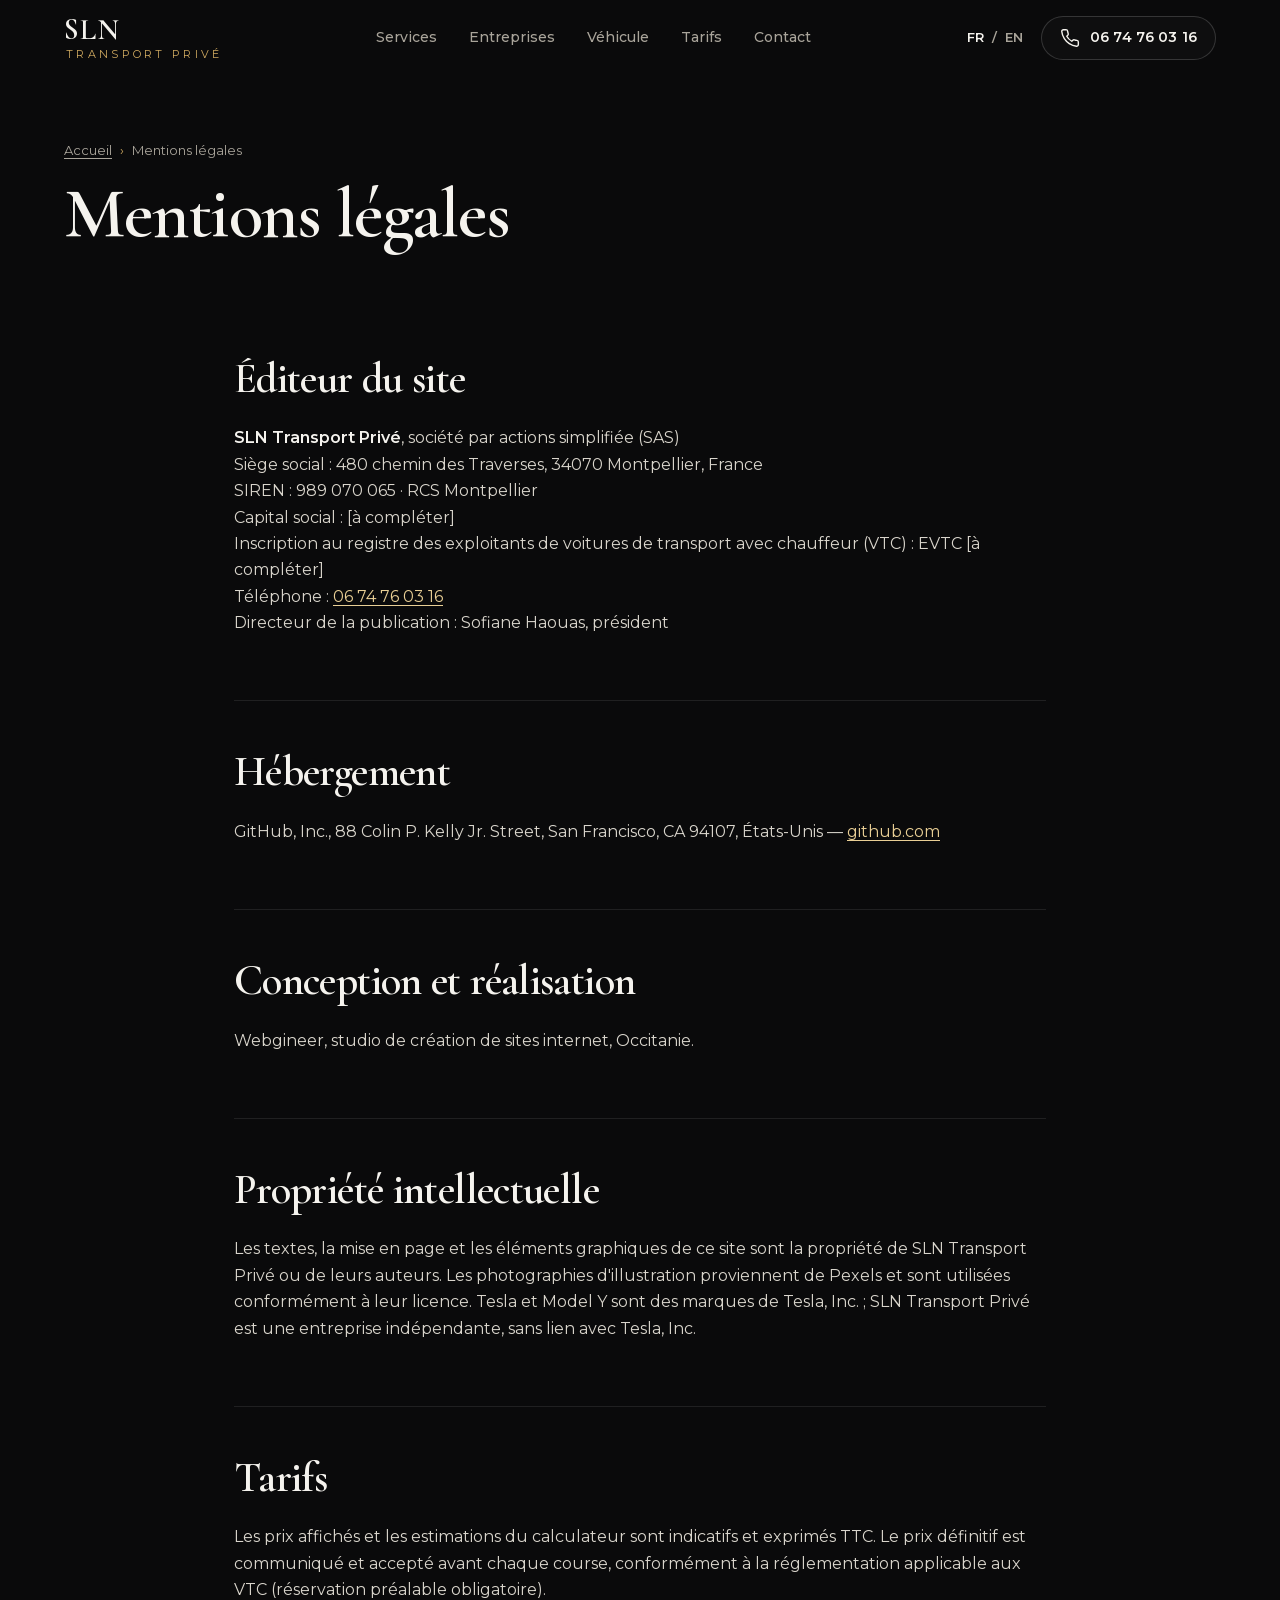
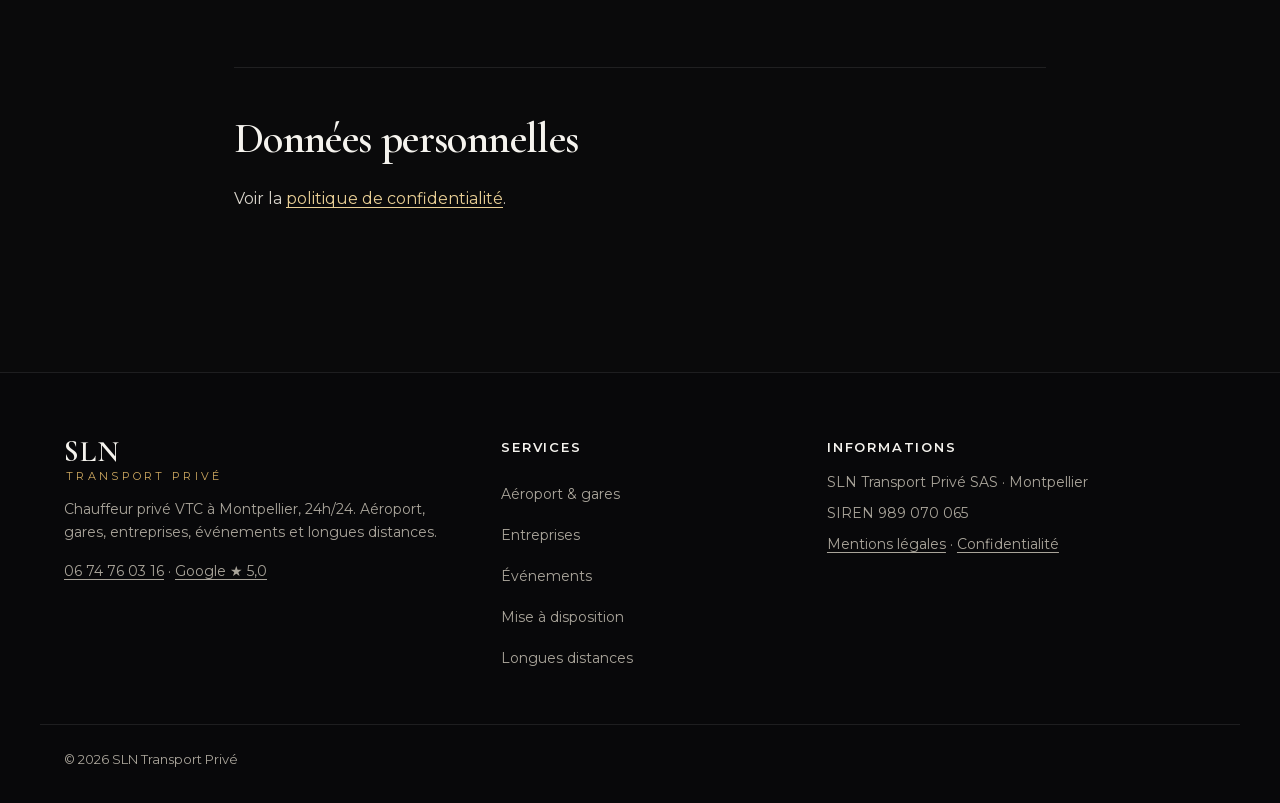
<file: mentions-legales/index.html>
<!doctype html>
<html lang="fr">
<head>
<meta charset="utf-8">
<meta name="viewport" content="width=device-width, initial-scale=1">
<meta http-equiv="Content-Security-Policy" content="default-src 'self'; script-src 'self'; style-src 'self'; img-src 'self' data:; font-src 'self'; connect-src 'self' https://data.geopf.fr https://router.project-osrm.org https://api.web3forms.com; form-action 'self' https://api.web3forms.com; base-uri 'self'; object-src 'none'; upgrade-insecure-requests">
<meta name="referrer" content="strict-origin-when-cross-origin">
<title>Mentions légales | SLN Transport Privé</title>
<meta name="description" content="Mentions légales du site SLN Transport Privé, chauffeur privé VTC à Montpellier.">
<meta name="theme-color" content="#0A0A0B">
<!-- Brouillon en validation : DRAFT = False dans tools/build.py au lancement -->
<meta name="robots" content="noindex, nofollow">
<link rel="canonical" href="https://slnchauffeurprive.com/mentions-legales/">
<meta property="og:type" content="website">
<meta property="og:site_name" content="SLN Transport Privé">
<meta property="og:locale" content="fr_FR">
<meta property="og:title" content="Mentions légales | SLN Transport Privé">
<meta property="og:description" content="Mentions légales du site SLN Transport Privé, chauffeur privé VTC à Montpellier.">
<meta property="og:url" content="https://slnchauffeurprive.com/mentions-legales/">
<meta property="og:image" content="https://slnchauffeurprive.com/img/og-image.jpg">
<meta property="og:image:width" content="1200">
<meta property="og:image:height" content="630">
<meta property="og:image:alt" content="SLN Transport Privé, chauffeur privé VTC à Montpellier">
<meta name="twitter:card" content="summary_large_image">
<link rel="icon" href="../favicon.ico" sizes="any">
<link rel="icon" href="../favicon.svg" type="image/svg+xml">
<link rel="apple-touch-icon" href="../apple-touch-icon.png">
<link rel="manifest" href="../site.webmanifest">
<link rel="preload" href="../fonts/Montserrat-latin.woff2" as="font" type="font/woff2" crossorigin>
<link rel="preload" href="../fonts/CormorantGaramond-latin.woff2" as="font" type="font/woff2" crossorigin>
<link rel="stylesheet" href="../css/style.css?v=a0597d81">
<script type="application/ld+json">
{
 "@context": "https://schema.org",
 "@graph": [
  {
   "@type": "LocalBusiness",
   "@id": "https://slnchauffeurprive.com/#business",
   "name": "SLN Transport Privé",
   "legalName": "SLN Transport Privé SAS",
   "description": "Chauffeur privé VTC à Montpellier, disponible 24h/24 : transferts aéroport et gares, déplacements professionnels, événements, mise à disposition et longues distances en Tesla Model Y 100 % électrique.",
   "url": "https://slnchauffeurprive.com/",
   "telephone": "+33674760316",
   "image": "https://slnchauffeurprive.com/img/og-image.jpg",
   "logo": "https://slnchauffeurprive.com/img/icon-512.png",
   "priceRange": "€€",
   "currenciesAccepted": "EUR",
   "paymentAccepted": "Carte bancaire",
   "knowsLanguage": [
    "fr",
    "en"
   ],
   "address": {
    "@type": "PostalAddress",
    "addressLocality": "Montpellier",
    "postalCode": "34070",
    "addressRegion": "Occitanie",
    "addressCountry": "FR"
   },
   "geo": {
    "@type": "GeoCoordinates",
    "latitude": 43.6108,
    "longitude": 3.8767
   },
   "openingHoursSpecification": [
    {
     "@type": "OpeningHoursSpecification",
     "dayOfWeek": [
      "Monday",
      "Tuesday",
      "Wednesday",
      "Thursday",
      "Friday",
      "Saturday",
      "Sunday"
     ],
     "opens": "00:00",
     "closes": "23:59"
    }
   ],
   "areaServed": [
    {
     "@type": "City",
     "name": "Montpellier"
    },
    {
     "@type": "City",
     "name": "Lattes"
    },
    {
     "@type": "City",
     "name": "Pérols"
    },
    {
     "@type": "City",
     "name": "Mauguio"
    },
    {
     "@type": "City",
     "name": "Castelnau-le-Lez"
    },
    {
     "@type": "City",
     "name": "Palavas-les-Flots"
    },
    {
     "@type": "City",
     "name": "La Grande-Motte"
    },
    {
     "@type": "City",
     "name": "Sète"
    },
    {
     "@type": "City",
     "name": "Nîmes"
    },
    {
     "@type": "AdministrativeArea",
     "name": "Hérault"
    },
    {
     "@type": "Country",
     "name": "France"
    }
   ],
   "sameAs": [
    "https://share.google/uKCrQxwhXr0P1DarL"
   ]
  },
  {
   "@type": "BreadcrumbList",
   "itemListElement": [
    {
     "@type": "ListItem",
     "position": 1,
     "name": "Accueil",
     "item": "https://slnchauffeurprive.com/"
    },
    {
     "@type": "ListItem",
     "position": 2,
     "name": "Mentions légales",
     "item": "https://slnchauffeurprive.com/mentions-legales/"
    }
   ]
  }
 ]
}
</script>
</head>
<body>

<!-- Icônes (tracé Lucide, licence ISC) -->
<svg class="sprite" width="0" height="0" aria-hidden="true">
  <defs>
    <symbol id="i-plane" viewBox="0 0 24 24"><path d="M17.8 19.2 16 11l3.5-3.5C21 6 21.5 4 21 3c-1-.5-3 0-4.5 1.5L13 8 4.8 6.2c-.5-.1-.9.1-1.1.5l-.3.5c-.2.5-.1 1 .3 1.3L9 12l-2 3H4l-1 1 3 2 2 3 1-1v-3l3-2 3.5 5.3c.3.4.8.5 1.3.3l.5-.2c.4-.3.6-.7.5-1.2z"/></symbol>
    <symbol id="i-train" viewBox="0 0 24 24"><rect x="5" y="3" width="14" height="14" rx="3"/><path d="M5 11h14M12 3v8M8 21l2-4M16 21l-2-4"/><circle cx="9" cy="14" r=".6"/><circle cx="15" cy="14" r=".6"/></symbol>
    <symbol id="i-briefcase" viewBox="0 0 24 24"><rect x="2" y="7" width="20" height="14" rx="2"/><path d="M16 21V5a2 2 0 0 0-2-2h-4a2 2 0 0 0-2 2v16"/></symbol>
    <symbol id="i-sparkle" viewBox="0 0 24 24"><path d="M12 3l1.9 5.8L20 11l-6.1 2.2L12 19l-1.9-5.8L4 11l6.1-2.2z"/><path d="M19 3v4M17 5h4"/></symbol>
    <symbol id="i-clock" viewBox="0 0 24 24"><circle cx="12" cy="12" r="10"/><path d="M12 6v6l4 2"/></symbol>
    <symbol id="i-route" viewBox="0 0 24 24"><path d="M3 6l6-3 6 3 6-3v15l-6 3-6-3-6 3z"/><path d="M9 3v15M15 6v15"/></symbol>
    <symbol id="i-phone" viewBox="0 0 24 24"><path d="M22 16.92v3a2 2 0 0 1-2.18 2 19.79 19.79 0 0 1-8.63-3.07 19.5 19.5 0 0 1-6-6 19.79 19.79 0 0 1-3.07-8.67A2 2 0 0 1 4.11 2h3a2 2 0 0 1 2 1.72 12.84 12.84 0 0 0 .7 2.81 2 2 0 0 1-.45 2.11L8.09 9.91a16 16 0 0 0 6 6l1.27-1.27a2 2 0 0 1 2.11-.45 12.84 12.84 0 0 0 2.81.7A2 2 0 0 1 22 16.92z"/></symbol>
    <symbol id="i-chat" viewBox="0 0 24 24"><path d="M7.9 20A9 9 0 1 0 4 16.1L2 22z"/></symbol>
    <symbol id="i-sms" viewBox="0 0 24 24"><path d="M21 15a2 2 0 0 1-2 2H7l-4 4V5a2 2 0 0 1 2-2h14a2 2 0 0 1 2 2z"/><path d="M8 10h.01M12 10h.01M16 10h.01"/></symbol>
    <symbol id="i-mail" viewBox="0 0 24 24"><rect x="2" y="4" width="20" height="16" rx="2"/><path d="m22 7-8.97 5.7a1.94 1.94 0 0 1-2.06 0L2 7"/></symbol>
    <symbol id="i-star" viewBox="0 0 24 24"><path d="M12 2l3.09 6.26L22 9.27l-5 4.87 1.18 6.88L12 17.77l-6.18 3.25L7 14.14 2 9.27l6.91-1.01z"/></symbol>
    <symbol id="i-shield" viewBox="0 0 24 24"><path d="M20 13c0 5-3.5 7.5-7.66 8.95a1 1 0 0 1-.67-.01C7.5 20.5 4 18 4 13V6a1 1 0 0 1 1-1c2 0 4.5-1.2 6.24-2.72a1.17 1.17 0 0 1 1.52 0C14.51 3.81 17 5 19 5a1 1 0 0 1 1 1z"/><path d="m9 12 2 2 4-4"/></symbol>
    <symbol id="i-zap" viewBox="0 0 24 24"><path d="M13 2 3 14h9l-1 8 10-12h-9l1-8z"/></symbol>
    <symbol id="i-users" viewBox="0 0 24 24"><path d="M16 21v-2a4 4 0 0 0-4-4H6a4 4 0 0 0-4 4v2"/><circle cx="9" cy="7" r="4"/><path d="M22 21v-2a4 4 0 0 0-3-3.87M16 3.13a4 4 0 0 1 0 7.75"/></symbol>
    <symbol id="i-luggage" viewBox="0 0 24 24"><rect x="6" y="7" width="12" height="13" rx="2"/><path d="M9 7V4h6v3M10 11v5M14 11v5M9 20v1M15 20v1"/></symbol>
    <symbol id="i-handshake" viewBox="0 0 24 24"><circle cx="9" cy="7" r="4"/><path d="M2 21v-2a4 4 0 0 1 4-4h6a4 4 0 0 1 4 4v2"/><path d="m16 11 2 2 4-4"/></symbol>
    <symbol id="i-eyeoff" viewBox="0 0 24 24"><path d="M9.88 9.88a3 3 0 1 0 4.24 4.24M10.73 5.08A10.43 10.43 0 0 1 12 5c7 0 10 7 10 7a13.16 13.16 0 0 1-1.67 2.68M6.61 6.61A13.53 13.53 0 0 0 2 12s3 7 10 7a9.74 9.74 0 0 0 5.39-1.61M2 2l20 20"/></symbol>
    <symbol id="i-check" viewBox="0 0 24 24"><path d="M20 6 9 17l-5-5"/></symbol>
    <symbol id="i-arrow" viewBox="0 0 24 24"><path d="M5 12h14M12 5l7 7-7 7"/></symbol>
    <symbol id="i-pin" viewBox="0 0 24 24"><path d="M20 10c0 6-8 12-8 12s-8-6-8-12a8 8 0 0 1 16 0z"/><circle cx="12" cy="10" r="3"/></symbol>
    <symbol id="i-flag" viewBox="0 0 24 24"><path d="M4 22V4a1 1 0 0 1 .4-.8A6 6 0 0 1 8 2c3 0 5 2 7.33 2q2 0 3.67-1.33a1 1 0 0 1 1.6.8v9.06a1 1 0 0 1-.4.8A6 6 0 0 1 16.67 14C14.33 14 12.33 12 9.33 12A6 6 0 0 0 4 13.33"/></symbol>
    <symbol id="i-swap" viewBox="0 0 24 24"><path d="m21 16-4 4-4-4M17 20V4M3 8l4-4 4 4M7 4v16"/></symbol>
    <symbol id="i-receipt" viewBox="0 0 24 24"><path d="M4 2v20l2-1 2 1 2-1 2 1 2-1 2 1 2-1 2 1V2l-2 1-2-1-2 1-2-1-2 1-2-1-2 1z"/><path d="M16 8H8M16 12H8M13 16H8"/></symbol>
    <symbol id="i-menu" viewBox="0 0 24 24"><path d="M4 7h16M4 12h16M4 17h16"/></symbol>
    <symbol id="i-x" viewBox="0 0 24 24"><path d="M18 6 6 18M6 6l12 12"/></symbol>
  </defs>
</svg>

<a class="skip" href="#contenu">Aller au contenu</a>

<header class="site-header" id="top">
  <div class="container header-inner">
    <a href="../" class="brand" aria-label="SLN Transport Privé, retour à l'accueil">
      <span class="brand-mark">SLN</span>
      <span class="brand-sub">Transport Privé</span>
    </a>
    <nav class="main-nav" id="main-nav" aria-label="Navigation principale">
      <a href="../#services">Services</a>
      <a href="../#entreprises">Entreprises</a>
      <a href="../#vehicule">Véhicule</a>
      <a href="../#tarifs">Tarifs</a>
      <a href="../#contact">Contact</a>
    </nav>
    <div class="header-actions">
      <div class="lang" role="group" aria-label="Langue">
        <a href="../" lang="fr" hreflang="fr" aria-current="true">FR</a>
        <span aria-hidden="true">/</span>
        <a href="../en/" lang="en" hreflang="en">EN</a>
      </div>
      <a class="btn btn-outline btn-sm js-tel" href="tel:+33674760316">
        <svg class="ic" aria-hidden="true"><use href="#i-phone"/></svg><span class="js-tel-label">06 74 76 03 16</span>
      </a>
      <button class="menu-toggle" type="button" aria-controls="main-nav" aria-expanded="false" aria-label="Ouvrir le menu">
        <svg class="ic" aria-hidden="true"><use href="#i-menu"/></svg>
      </button>
    </div>
  </div>
</header>

<main id="contenu">

<section class="page-hero page-hero-plain"><div class="container">
  <nav class="crumbs" aria-label="Fil d'Ariane"><ol><li><a href="../">Accueil</a></li><li aria-current="page">Mentions légales</li></ol></nav>
  <h1 id="page-title">Mentions légales</h1>
</div></section>
<div class="container prose legal">
<section class="prose-block"><h2>Éditeur du site</h2>
<p><strong>SLN Transport Privé</strong>, société par actions simplifiée (SAS)<br>
Siège social : 480 chemin des Traverses, 34070 Montpellier, France<br>
SIREN : 989 070 065 · RCS Montpellier<br>
Capital social : [à compléter]<br>
Inscription au registre des exploitants de voitures de transport avec chauffeur (VTC) : EVTC [à compléter]<br>
Téléphone : <a href="tel:+33674760316">06 74 76 03 16</a><br>
Directeur de la publication : Sofiane Haouas, président</p></section>
<section class="prose-block"><h2>Hébergement</h2>
<p>GitHub, Inc., 88 Colin P. Kelly Jr. Street, San Francisco, CA 94107, États-Unis — <a href="https://github.com" rel="noopener">github.com</a></p></section>
<section class="prose-block"><h2>Conception et réalisation</h2>
<p>Webgineer, studio de création de sites internet, Occitanie.</p></section>
<section class="prose-block"><h2>Propriété intellectuelle</h2>
<p>Les textes, la mise en page et les éléments graphiques de ce site sont la propriété de SLN Transport Privé ou de leurs auteurs. Les photographies d'illustration proviennent de Pexels et sont utilisées conformément à leur licence. Tesla et Model Y sont des marques de Tesla, Inc. ; SLN Transport Privé est une entreprise indépendante, sans lien avec Tesla, Inc.</p></section>
<section class="prose-block"><h2>Tarifs</h2>
<p>Les prix affichés et les estimations du calculateur sont indicatifs et exprimés TTC. Le prix définitif est communiqué et accepté avant chaque course, conformément à la réglementation applicable aux VTC (réservation préalable obligatoire).</p></section>
<section class="prose-block"><h2>Données personnelles</h2>
<p>Voir la <a href="../confidentialite/">politique de confidentialité</a>.</p></section>
</div>

</main>

<!-- ============ PIED DE PAGE ============ -->
<footer class="site-footer">
  <div class="container footer-grid">
    <div>
      <a href="../" class="brand"><span class="brand-mark">SLN</span><span class="brand-sub">Transport Privé</span></a>
      <p>Chauffeur privé VTC à Montpellier, 24h/24. Aéroport, gares, entreprises, événements et longues distances.</p>
      <p><a class="js-tel" href="tel:+33674760316">06 74 76 03 16</a> · <a href="https://share.google/uKCrQxwhXr0P1DarL" target="_blank" rel="noopener">Google ★ 5,0</a></p>
    </div>
    <nav aria-label="Services">
      <p class="foot-title">Services</p>
      <a href="../vtc-aeroport-gare-montpellier/">Aéroport & gares</a><a href="../chauffeur-prive-entreprise-montpellier/">Entreprises</a><a href="../chauffeur-mariage-evenement-montpellier/">Événements</a><a href="../chauffeur-mise-a-disposition-montpellier/">Mise à disposition</a><a href="../vtc-longue-distance-montpellier/">Longues distances</a>
    </nav>
    <div class="footer-legal">
      <p class="foot-title">Informations</p>
      <p>SLN Transport Privé SAS · Montpellier</p>
      <p>SIREN 989 070 065</p>
      <p><a href="../mentions-legales/">Mentions légales</a> · <a href="../confidentialite/">Confidentialité</a></p>
    </div>
  </div>
  <p class="container copyright">© <span id="year">2026</span> SLN Transport Privé</p>
</footer>

<!-- Barre d'action mobile -->
<nav class="mobile-bar" aria-label="Contact rapide">
  <a class="js-tel" href="tel:+33674760316"><svg class="ic" aria-hidden="true"><use href="#i-phone"/></svg>Appeler</a>
  <a class="js-wa" href="#" target="_blank" rel="noopener"><svg class="ic" aria-hidden="true"><use href="#i-chat"/></svg>WhatsApp</a>
  <a class="mb-gold" href="../#reserver"><svg class="ic" aria-hidden="true"><use href="#i-arrow"/></svg>Estimer</a>
</nav>

<script src="../js/main.js?v=2c215cc1" defer></script>
</body>
</html>
</file>
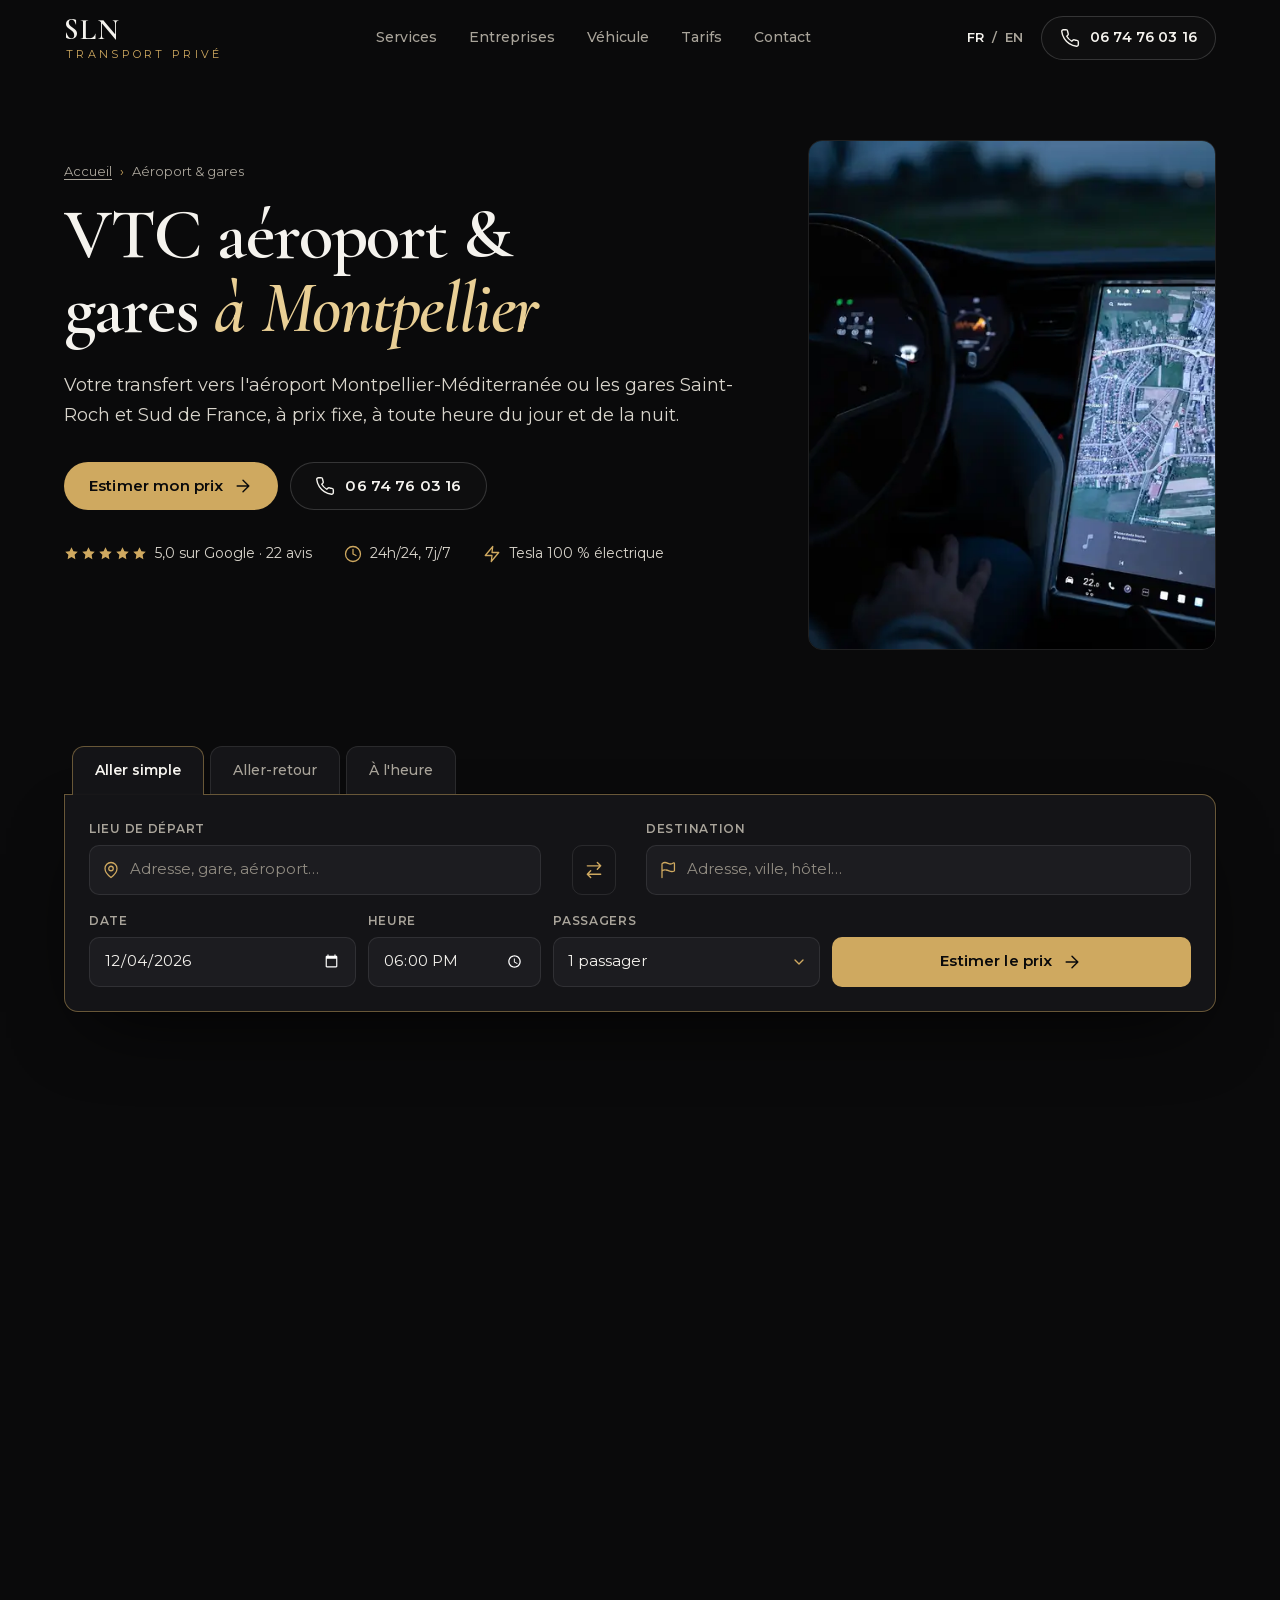
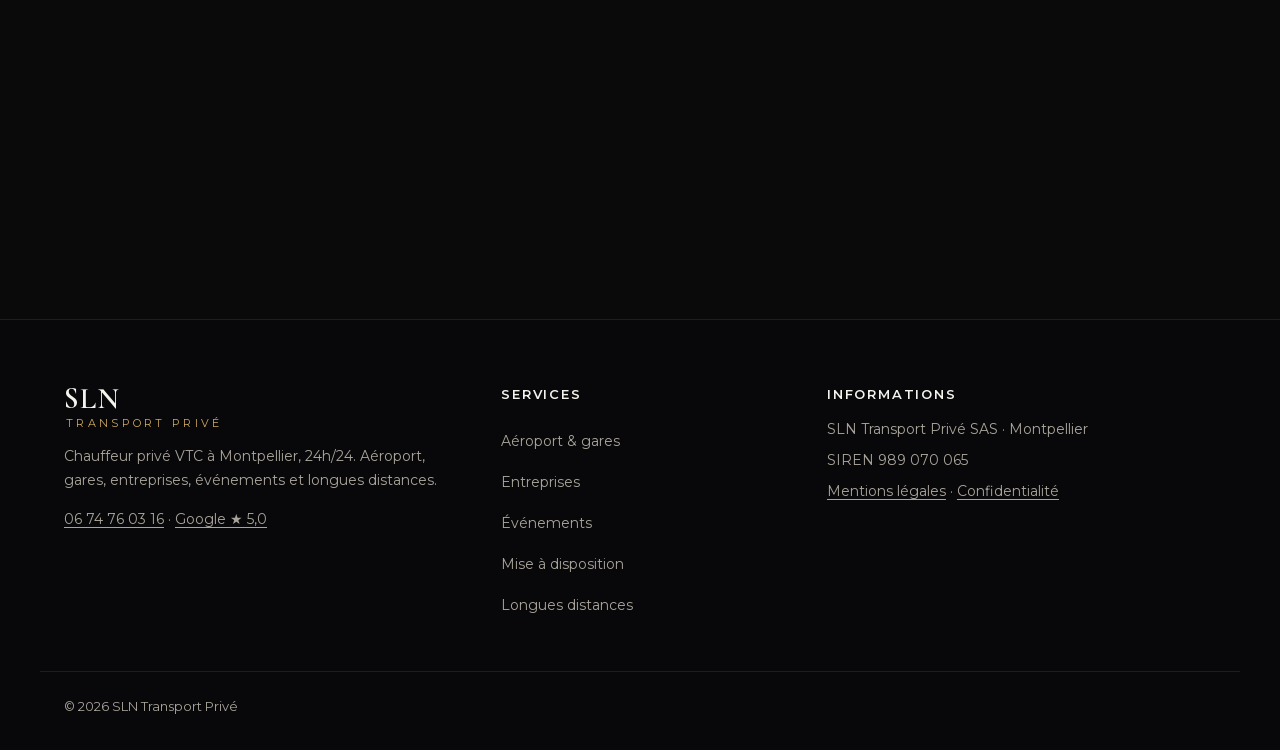
<file: vtc-aeroport-gare-montpellier/index.html>
<!doctype html>
<html lang="fr">
<head>
<meta charset="utf-8">
<meta name="viewport" content="width=device-width, initial-scale=1">
<meta http-equiv="Content-Security-Policy" content="default-src 'self'; script-src 'self'; style-src 'self'; img-src 'self' data:; font-src 'self'; connect-src 'self' https://data.geopf.fr https://router.project-osrm.org https://api.web3forms.com; form-action 'self' https://api.web3forms.com; base-uri 'self'; object-src 'none'; upgrade-insecure-requests">
<meta name="referrer" content="strict-origin-when-cross-origin">
<title>VTC aéroport &amp; gare Montpellier – forfait 35 € | SLN</title>
<meta name="description" content="Chauffeur VTC pour l&#x27;aéroport Montpellier-Méditerranée et les gares Saint-Roch et Sud de France. Forfait aéroport 35 €, gares 25 €, 24h/24 en Tesla électrique.">
<meta name="theme-color" content="#0A0A0B">
<!-- Brouillon en validation : DRAFT = False dans tools/build.py au lancement -->
<meta name="robots" content="noindex, nofollow">
<link rel="canonical" href="https://slnchauffeurprive.com/vtc-aeroport-gare-montpellier/">
<meta property="og:type" content="website">
<meta property="og:site_name" content="SLN Transport Privé">
<meta property="og:locale" content="fr_FR">
<meta property="og:title" content="VTC aéroport &amp; gare Montpellier – forfait 35 € | SLN">
<meta property="og:description" content="Chauffeur VTC pour l&#x27;aéroport Montpellier-Méditerranée et les gares Saint-Roch et Sud de France. Forfait aéroport 35 €, gares 25 €, 24h/24 en Tesla électrique.">
<meta property="og:url" content="https://slnchauffeurprive.com/vtc-aeroport-gare-montpellier/">
<meta property="og:image" content="https://slnchauffeurprive.com/img/og-image.jpg">
<meta property="og:image:width" content="1200">
<meta property="og:image:height" content="630">
<meta property="og:image:alt" content="SLN Transport Privé, chauffeur privé VTC à Montpellier">
<meta name="twitter:card" content="summary_large_image">
<link rel="icon" href="../favicon.ico" sizes="any">
<link rel="icon" href="../favicon.svg" type="image/svg+xml">
<link rel="apple-touch-icon" href="../apple-touch-icon.png">
<link rel="manifest" href="../site.webmanifest">
<link rel="preload" href="../fonts/Montserrat-latin.woff2" as="font" type="font/woff2" crossorigin>
<link rel="preload" href="../fonts/CormorantGaramond-latin.woff2" as="font" type="font/woff2" crossorigin>
<link rel="stylesheet" href="../css/style.css?v=a0597d81">
<script type="application/ld+json">
{
 "@context": "https://schema.org",
 "@graph": [
  {
   "@type": "LocalBusiness",
   "@id": "https://slnchauffeurprive.com/#business",
   "name": "SLN Transport Privé",
   "legalName": "SLN Transport Privé SAS",
   "description": "Chauffeur privé VTC à Montpellier, disponible 24h/24 : transferts aéroport et gares, déplacements professionnels, événements, mise à disposition et longues distances en Tesla Model Y 100 % électrique.",
   "url": "https://slnchauffeurprive.com/",
   "telephone": "+33674760316",
   "image": "https://slnchauffeurprive.com/img/og-image.jpg",
   "logo": "https://slnchauffeurprive.com/img/icon-512.png",
   "priceRange": "€€",
   "currenciesAccepted": "EUR",
   "paymentAccepted": "Carte bancaire",
   "knowsLanguage": [
    "fr",
    "en"
   ],
   "address": {
    "@type": "PostalAddress",
    "addressLocality": "Montpellier",
    "postalCode": "34070",
    "addressRegion": "Occitanie",
    "addressCountry": "FR"
   },
   "geo": {
    "@type": "GeoCoordinates",
    "latitude": 43.6108,
    "longitude": 3.8767
   },
   "openingHoursSpecification": [
    {
     "@type": "OpeningHoursSpecification",
     "dayOfWeek": [
      "Monday",
      "Tuesday",
      "Wednesday",
      "Thursday",
      "Friday",
      "Saturday",
      "Sunday"
     ],
     "opens": "00:00",
     "closes": "23:59"
    }
   ],
   "areaServed": [
    {
     "@type": "City",
     "name": "Montpellier"
    },
    {
     "@type": "City",
     "name": "Lattes"
    },
    {
     "@type": "City",
     "name": "Pérols"
    },
    {
     "@type": "City",
     "name": "Mauguio"
    },
    {
     "@type": "City",
     "name": "Castelnau-le-Lez"
    },
    {
     "@type": "City",
     "name": "Palavas-les-Flots"
    },
    {
     "@type": "City",
     "name": "La Grande-Motte"
    },
    {
     "@type": "City",
     "name": "Sète"
    },
    {
     "@type": "City",
     "name": "Nîmes"
    },
    {
     "@type": "AdministrativeArea",
     "name": "Hérault"
    },
    {
     "@type": "Country",
     "name": "France"
    }
   ],
   "sameAs": [
    "https://share.google/uKCrQxwhXr0P1DarL"
   ]
  },
  {
   "@type": "Service",
   "@id": "https://slnchauffeurprive.com/vtc-aeroport-gare-montpellier/#service",
   "name": "Transfert aéroport et gare",
   "serviceType": "Transfert aéroport et gare",
   "description": "Chauffeur VTC pour l'aéroport Montpellier-Méditerranée et les gares Saint-Roch et Sud de France. Forfait aéroport 35 €, gares 25 €, 24h/24 en Tesla électrique.",
   "url": "https://slnchauffeurprive.com/vtc-aeroport-gare-montpellier/",
   "provider": {
    "@id": "https://slnchauffeurprive.com/#business"
   },
   "areaServed": [
    {
     "@type": "City",
     "name": "Montpellier"
    },
    {
     "@type": "City",
     "name": "Lattes"
    },
    {
     "@type": "City",
     "name": "Pérols"
    },
    {
     "@type": "City",
     "name": "Mauguio"
    },
    {
     "@type": "City",
     "name": "Castelnau-le-Lez"
    },
    {
     "@type": "City",
     "name": "Palavas-les-Flots"
    },
    {
     "@type": "City",
     "name": "La Grande-Motte"
    },
    {
     "@type": "City",
     "name": "Sète"
    },
    {
     "@type": "City",
     "name": "Nîmes"
    },
    {
     "@type": "AdministrativeArea",
     "name": "Hérault"
    },
    {
     "@type": "Country",
     "name": "France"
    }
   ],
   "offers": {
    "@type": "Offer",
    "priceCurrency": "EUR",
    "price": 35,
    "priceSpecification": {
     "@type": "PriceSpecification",
     "price": 35,
     "priceCurrency": "EUR"
    }
   }
  },
  {
   "@type": "BreadcrumbList",
   "itemListElement": [
    {
     "@type": "ListItem",
     "position": 1,
     "name": "Accueil",
     "item": "https://slnchauffeurprive.com/"
    },
    {
     "@type": "ListItem",
     "position": 2,
     "name": "Aéroport & gares",
     "item": "https://slnchauffeurprive.com/vtc-aeroport-gare-montpellier/"
    }
   ]
  },
  {
   "@type": "FAQPage",
   "mainEntity": [
    {
     "@type": "Question",
     "name": "Combien coûte un VTC entre l'aéroport de Montpellier et le centre-ville ?",
     "acceptedAnswer": {
      "@type": "Answer",
      "text": "Le forfait est de 35 € TTC entre l'aéroport Montpellier-Méditerranée et Montpellier, de jour. Une majoration de 25 % s'applique entre 22 h et 6 h. Le prix est confirmé à la réservation."
     }
    },
    {
     "@type": "Question",
     "name": "Le chauffeur est-il disponible pour un vol très tôt ou très tard ?",
     "acceptedAnswer": {
      "@type": "Answer",
      "text": "Oui, le service fonctionne 24h/24 et 7j/7. Pensez à réserver à l'avance pour les départs de nuit."
     }
    },
    {
     "@type": "Question",
     "name": "Combien de passagers et de bagages ?",
     "acceptedAnswer": {
      "@type": "Answer",
      "text": "Jusqu'à 4 passagers. La Tesla Model Y dispose d'un grand coffre ; précisez le nombre de valises lors de la réservation."
     }
    }
   ]
  }
 ]
}
</script>
</head>
<body>

<!-- Icônes (tracé Lucide, licence ISC) -->
<svg class="sprite" width="0" height="0" aria-hidden="true">
  <defs>
    <symbol id="i-plane" viewBox="0 0 24 24"><path d="M17.8 19.2 16 11l3.5-3.5C21 6 21.5 4 21 3c-1-.5-3 0-4.5 1.5L13 8 4.8 6.2c-.5-.1-.9.1-1.1.5l-.3.5c-.2.5-.1 1 .3 1.3L9 12l-2 3H4l-1 1 3 2 2 3 1-1v-3l3-2 3.5 5.3c.3.4.8.5 1.3.3l.5-.2c.4-.3.6-.7.5-1.2z"/></symbol>
    <symbol id="i-train" viewBox="0 0 24 24"><rect x="5" y="3" width="14" height="14" rx="3"/><path d="M5 11h14M12 3v8M8 21l2-4M16 21l-2-4"/><circle cx="9" cy="14" r=".6"/><circle cx="15" cy="14" r=".6"/></symbol>
    <symbol id="i-briefcase" viewBox="0 0 24 24"><rect x="2" y="7" width="20" height="14" rx="2"/><path d="M16 21V5a2 2 0 0 0-2-2h-4a2 2 0 0 0-2 2v16"/></symbol>
    <symbol id="i-sparkle" viewBox="0 0 24 24"><path d="M12 3l1.9 5.8L20 11l-6.1 2.2L12 19l-1.9-5.8L4 11l6.1-2.2z"/><path d="M19 3v4M17 5h4"/></symbol>
    <symbol id="i-clock" viewBox="0 0 24 24"><circle cx="12" cy="12" r="10"/><path d="M12 6v6l4 2"/></symbol>
    <symbol id="i-route" viewBox="0 0 24 24"><path d="M3 6l6-3 6 3 6-3v15l-6 3-6-3-6 3z"/><path d="M9 3v15M15 6v15"/></symbol>
    <symbol id="i-phone" viewBox="0 0 24 24"><path d="M22 16.92v3a2 2 0 0 1-2.18 2 19.79 19.79 0 0 1-8.63-3.07 19.5 19.5 0 0 1-6-6 19.79 19.79 0 0 1-3.07-8.67A2 2 0 0 1 4.11 2h3a2 2 0 0 1 2 1.72 12.84 12.84 0 0 0 .7 2.81 2 2 0 0 1-.45 2.11L8.09 9.91a16 16 0 0 0 6 6l1.27-1.27a2 2 0 0 1 2.11-.45 12.84 12.84 0 0 0 2.81.7A2 2 0 0 1 22 16.92z"/></symbol>
    <symbol id="i-chat" viewBox="0 0 24 24"><path d="M7.9 20A9 9 0 1 0 4 16.1L2 22z"/></symbol>
    <symbol id="i-sms" viewBox="0 0 24 24"><path d="M21 15a2 2 0 0 1-2 2H7l-4 4V5a2 2 0 0 1 2-2h14a2 2 0 0 1 2 2z"/><path d="M8 10h.01M12 10h.01M16 10h.01"/></symbol>
    <symbol id="i-mail" viewBox="0 0 24 24"><rect x="2" y="4" width="20" height="16" rx="2"/><path d="m22 7-8.97 5.7a1.94 1.94 0 0 1-2.06 0L2 7"/></symbol>
    <symbol id="i-star" viewBox="0 0 24 24"><path d="M12 2l3.09 6.26L22 9.27l-5 4.87 1.18 6.88L12 17.77l-6.18 3.25L7 14.14 2 9.27l6.91-1.01z"/></symbol>
    <symbol id="i-shield" viewBox="0 0 24 24"><path d="M20 13c0 5-3.5 7.5-7.66 8.95a1 1 0 0 1-.67-.01C7.5 20.5 4 18 4 13V6a1 1 0 0 1 1-1c2 0 4.5-1.2 6.24-2.72a1.17 1.17 0 0 1 1.52 0C14.51 3.81 17 5 19 5a1 1 0 0 1 1 1z"/><path d="m9 12 2 2 4-4"/></symbol>
    <symbol id="i-zap" viewBox="0 0 24 24"><path d="M13 2 3 14h9l-1 8 10-12h-9l1-8z"/></symbol>
    <symbol id="i-users" viewBox="0 0 24 24"><path d="M16 21v-2a4 4 0 0 0-4-4H6a4 4 0 0 0-4 4v2"/><circle cx="9" cy="7" r="4"/><path d="M22 21v-2a4 4 0 0 0-3-3.87M16 3.13a4 4 0 0 1 0 7.75"/></symbol>
    <symbol id="i-luggage" viewBox="0 0 24 24"><rect x="6" y="7" width="12" height="13" rx="2"/><path d="M9 7V4h6v3M10 11v5M14 11v5M9 20v1M15 20v1"/></symbol>
    <symbol id="i-handshake" viewBox="0 0 24 24"><circle cx="9" cy="7" r="4"/><path d="M2 21v-2a4 4 0 0 1 4-4h6a4 4 0 0 1 4 4v2"/><path d="m16 11 2 2 4-4"/></symbol>
    <symbol id="i-eyeoff" viewBox="0 0 24 24"><path d="M9.88 9.88a3 3 0 1 0 4.24 4.24M10.73 5.08A10.43 10.43 0 0 1 12 5c7 0 10 7 10 7a13.16 13.16 0 0 1-1.67 2.68M6.61 6.61A13.53 13.53 0 0 0 2 12s3 7 10 7a9.74 9.74 0 0 0 5.39-1.61M2 2l20 20"/></symbol>
    <symbol id="i-check" viewBox="0 0 24 24"><path d="M20 6 9 17l-5-5"/></symbol>
    <symbol id="i-arrow" viewBox="0 0 24 24"><path d="M5 12h14M12 5l7 7-7 7"/></symbol>
    <symbol id="i-pin" viewBox="0 0 24 24"><path d="M20 10c0 6-8 12-8 12s-8-6-8-12a8 8 0 0 1 16 0z"/><circle cx="12" cy="10" r="3"/></symbol>
    <symbol id="i-flag" viewBox="0 0 24 24"><path d="M4 22V4a1 1 0 0 1 .4-.8A6 6 0 0 1 8 2c3 0 5 2 7.33 2q2 0 3.67-1.33a1 1 0 0 1 1.6.8v9.06a1 1 0 0 1-.4.8A6 6 0 0 1 16.67 14C14.33 14 12.33 12 9.33 12A6 6 0 0 0 4 13.33"/></symbol>
    <symbol id="i-swap" viewBox="0 0 24 24"><path d="m21 16-4 4-4-4M17 20V4M3 8l4-4 4 4M7 4v16"/></symbol>
    <symbol id="i-receipt" viewBox="0 0 24 24"><path d="M4 2v20l2-1 2 1 2-1 2 1 2-1 2 1 2-1 2 1V2l-2 1-2-1-2 1-2-1-2 1-2-1-2 1z"/><path d="M16 8H8M16 12H8M13 16H8"/></symbol>
    <symbol id="i-menu" viewBox="0 0 24 24"><path d="M4 7h16M4 12h16M4 17h16"/></symbol>
    <symbol id="i-x" viewBox="0 0 24 24"><path d="M18 6 6 18M6 6l12 12"/></symbol>
  </defs>
</svg>

<a class="skip" href="#contenu">Aller au contenu</a>

<header class="site-header" id="top">
  <div class="container header-inner">
    <a href="../" class="brand" aria-label="SLN Transport Privé, retour à l'accueil">
      <span class="brand-mark">SLN</span>
      <span class="brand-sub">Transport Privé</span>
    </a>
    <nav class="main-nav" id="main-nav" aria-label="Navigation principale">
      <a href="../#services">Services</a>
      <a href="../#entreprises">Entreprises</a>
      <a href="../#vehicule">Véhicule</a>
      <a href="../#tarifs">Tarifs</a>
      <a href="../#contact">Contact</a>
    </nav>
    <div class="header-actions">
      <div class="lang" role="group" aria-label="Langue">
        <a href="../" lang="fr" hreflang="fr" aria-current="true">FR</a>
        <span aria-hidden="true">/</span>
        <a href="../en/" lang="en" hreflang="en">EN</a>
      </div>
      <a class="btn btn-outline btn-sm js-tel" href="tel:+33674760316">
        <svg class="ic" aria-hidden="true"><use href="#i-phone"/></svg><span class="js-tel-label">06 74 76 03 16</span>
      </a>
      <button class="menu-toggle" type="button" aria-controls="main-nav" aria-expanded="false" aria-label="Ouvrir le menu">
        <svg class="ic" aria-hidden="true"><use href="#i-menu"/></svg>
      </button>
    </div>
  </div>
</header>

<main id="contenu">

<section class="page-hero" aria-labelledby="page-title">
  <div class="container page-hero-grid">
    <div>
      <nav class="crumbs" aria-label="Fil d'Ariane"><ol><li><a href="../">Accueil</a></li><li aria-current="page">Aéroport & gares</li></ol></nav>
      <h1 id="page-title">VTC aéroport &amp; gares <em class="gold">à Montpellier</em></h1>
      <p class="hero-lead">Votre transfert vers l'aéroport Montpellier-Méditerranée ou les gares Saint-Roch et Sud de France, à prix fixe, à toute heure du jour et de la nuit.</p>
      <div class="hero-ctas">
        <a class="btn btn-gold" href="#reserver">Estimer mon prix <svg class="ic" aria-hidden="true"><use href="#i-arrow"/></svg></a>
        <a class="btn btn-outline js-tel" href="tel:+33674760316"><svg class="ic" aria-hidden="true"><use href="#i-phone"/></svg>06 74 76 03 16</a>
      </div>
      <ul class="hero-proof" aria-label="Engagements">
        <li><span class="stars" aria-hidden="true"><svg><use href="#i-star"/></svg><svg><use href="#i-star"/></svg><svg><use href="#i-star"/></svg><svg><use href="#i-star"/></svg><svg><use href="#i-star"/></svg></span> 5,0 sur Google · 22 avis</li>
        <li><svg class="ic" aria-hidden="true"><use href="#i-clock"/></svg>24h/24, 7j/7</li>
        <li><svg class="ic" aria-hidden="true"><use href="#i-zap"/></svg>Tesla 100 % électrique</li>
      </ul>
    </div>
    <figure class="page-hero-media"><img src="../img/hero.webp" srcset="../img/hero-mobile.webp 900w, ../img/hero.webp 2000w" sizes="(max-width: 900px) 92vw, 440px" alt="Intérieur de Tesla de nuit, écran de navigation allumé" width="900" height="1100" decoding="async" fetchpriority="high"></figure>
  </div>
</section>

<section class="section section-tight" id="estimer" aria-label="Estimer votre trajet">
  <div class="container booking-wrap" id="reserver">
    <div class="booking">
      <div class="booking-tabs" role="tablist" aria-label="Type de trajet">
        <button role="tab" type="button" id="tab-simple" aria-selected="true" aria-controls="booking-tabpanel" data-mode="simple">Aller simple</button>
        <button role="tab" type="button" id="tab-retour" aria-selected="false" aria-controls="booking-tabpanel" data-mode="retour" tabindex="-1">Aller-retour</button>
        <button role="tab" type="button" id="tab-dispo" aria-selected="false" aria-controls="booking-tabpanel" data-mode="dispo" tabindex="-1">À l'heure</button>
      </div>

      <div id="booking-tabpanel" role="tabpanel" aria-labelledby="tab-simple">
      <form class="booking-panel" id="booking-form" novalidate>
        <div class="b-grid">
          <div class="field field-addr">
            <label for="from">Lieu de départ</label>
            <div class="combo">
              <svg class="ic field-ic" aria-hidden="true"><use href="#i-pin"/></svg>
              <input id="from" name="from" type="text" autocomplete="off" placeholder="Adresse, gare, aéroport…" role="combobox" aria-autocomplete="list" aria-expanded="false" aria-controls="from-list" required>
              <ul class="combo-list" id="from-list" role="listbox" aria-label="Suggestions de départ"></ul>
            </div>
          </div>

          <button type="button" class="swap" id="swap" aria-label="Inverser départ et destination">
            <svg class="ic" aria-hidden="true"><use href="#i-swap"/></svg>
          </button>

          <div class="field field-addr" data-hide="dispo">
            <label for="to">Destination</label>
            <div class="combo">
              <svg class="ic field-ic" aria-hidden="true"><use href="#i-flag"/></svg>
              <input id="to" name="to" type="text" autocomplete="off" placeholder="Adresse, ville, hôtel…" role="combobox" aria-autocomplete="list" aria-expanded="false" aria-controls="to-list" required>
              <ul class="combo-list" id="to-list" role="listbox" aria-label="Suggestions de destination"></ul>
            </div>
          </div>

          <div class="field field-hours" data-show="dispo" hidden>
            <label for="hours">Durée</label>
            <select id="hours" name="hours">
              <option value="2">2 heures</option>
              <option value="3">3 heures</option>
              <option value="4">Demi-journée (4 h)</option>
              <option value="6">6 heures</option>
              <option value="8">Journée (8 h)</option>
            </select>
          </div>

          <div class="field field-date">
            <label for="date">Date</label>
            <input id="date" name="date" type="date" required>
          </div>
          <div class="field field-time">
            <label for="time">Heure</label>
            <input id="time" name="time" type="time" step="300" required>
          </div>

          <div class="field field-date" data-show="retour" hidden>
            <label for="date2">Date retour</label>
            <input id="date2" name="date2" type="date">
          </div>
          <div class="field field-time" data-show="retour" hidden>
            <label for="time2">Heure retour</label>
            <input id="time2" name="time2" type="time" step="300">
          </div>

          <div class="field field-pax">
            <label for="pax">Passagers</label>
            <select id="pax" name="pax">
              <option value="1">1 passager</option>
              <option value="2">2 passagers</option>
              <option value="3">3 passagers</option>
              <option value="4">4 passagers</option>
            </select>
          </div>

          <button type="submit" class="btn btn-gold b-submit" id="estimate-btn">
            <span>Estimer le prix</span>
            <svg class="ic" aria-hidden="true"><use href="#i-arrow"/></svg>
          </button>
        </div>

        <p class="b-error" id="b-error" role="alert" hidden></p>

        <p class="sr-only" id="b-live" role="status" aria-live="polite"></p>

        <div class="b-result" id="b-result">
          <div class="b-result-inner">
          <div class="r-price">
            <span class="r-label">Estimation</span>
            <strong id="r-amount">—</strong>
            <span class="r-route" id="r-route"></span>
            <span class="r-meta" id="r-meta"></span>
          </div>
          <div class="r-actions">
            <a class="btn btn-gold" id="r-whatsapp" href="#" target="_blank" rel="noopener">
              <svg class="ic" aria-hidden="true"><use href="#i-chat"/></svg>Réserver sur WhatsApp
            </a>
            <a class="btn btn-outline" id="r-form" href="../#contact">Envoyer une demande</a>
            <a class="btn btn-outline js-tel" href="tel:+33674760316"><svg class="ic" aria-hidden="true"><use href="#i-phone"/></svg>Appeler</a>
          </div>
          <p class="r-note" id="r-note">Estimation TTC calculée sur la distance par la route. Le chauffeur vous répond personnellement pour confirmer la course et son prix.</p>
          </div>
        </div>
      </form>
      </div>
    </div>
  </div>
</section>

<div class="container prose">
<section class="prose-block reveal"><h2>Un prix fixe, connu avant de partir</h2><p>Entre l'aéroport Montpellier-Méditerranée et Montpellier, le trajet est à <strong>35 € en forfait</strong>. Depuis ou vers les gares Saint-Roch et Sud de France, c'est <strong>25 €</strong> dans Montpellier. Pas de compteur qui tourne dans les bouchons : le prix est annoncé à la réservation.</p><p>Pour les autres trajets (Lattes, Pérols, Carnon, La Grande-Motte…), le calculateur en haut de page donne une estimation immédiate selon la distance réelle par la route.</p></section>
<section class="prose-block reveal"><h2>Les aéroports et gares desservis</h2><ul class="ticks"><li><strong>Aéroport Montpellier-Méditerranée</strong> (Mauguio), à environ 10 km du centre-ville</li><li><strong>Gare Montpellier Saint-Roch</strong>, en plein centre</li><li><strong>Gare Montpellier Sud de France</strong>, près d'Odysseum</li><li>Aéroports de <strong>Nîmes</strong>, <strong>Béziers</strong> et <strong>Marseille-Provence</strong>, gares d'Avignon TGV et de Nîmes, sur estimation</li></ul></section>
<section class="prose-block reveal"><h2>Comment se passe la prise en charge</h2><p>Vous réservez avec l'adresse, la date, l'heure et le nombre de passagers. Pour une arrivée en avion ou en train, indiquez votre numéro de vol ou de train et prévenez en cas de retard. Le chauffeur vous attend et vous aide avec vos bagages.</p><p>À bord d'une <strong>Tesla Model Y 100 % électrique</strong>, silencieuse et spacieuse, jusqu'à 4 passagers avec leurs bagages. Paiement par carte bancaire à bord.</p></section>
</div>

<section class="section section-alt" aria-labelledby="faq-title">
  <div class="container faq-wrap">
    <header class="section-head reveal"><h2 id="faq-title">Questions fréquentes</h2></header>
    <div class="faq reveal">
<details><summary>Combien coûte un VTC entre l'aéroport de Montpellier et le centre-ville ?</summary><p>Le forfait est de 35 € TTC entre l'aéroport Montpellier-Méditerranée et Montpellier, de jour. Une majoration de 25 % s'applique entre 22 h et 6 h. Le prix est confirmé à la réservation.</p></details>
<details><summary>Le chauffeur est-il disponible pour un vol très tôt ou très tard ?</summary><p>Oui, le service fonctionne 24h/24 et 7j/7. Pensez à réserver à l'avance pour les départs de nuit.</p></details>
<details><summary>Combien de passagers et de bagages ?</summary><p>Jusqu'à 4 passagers. La Tesla Model Y dispose d'un grand coffre ; précisez le nombre de valises lors de la réservation.</p></details>
    </div>
  </div>
</section>

<section class="section" aria-labelledby="related-title">
  <div class="container">
    <header class="section-head reveal"><p class="eyebrow">Nos autres services</p><h2 id="related-title">Un chauffeur pour chaque déplacement</h2></header>
    <div class="related reveal"><a class="related-card" href="../chauffeur-prive-entreprise-montpellier/"><span>Entreprises</span><svg class="ic" aria-hidden="true"><use href="#i-arrow"/></svg></a><a class="related-card" href="../chauffeur-mariage-evenement-montpellier/"><span>Événements</span><svg class="ic" aria-hidden="true"><use href="#i-arrow"/></svg></a><a class="related-card" href="../chauffeur-mise-a-disposition-montpellier/"><span>Mise à disposition</span><svg class="ic" aria-hidden="true"><use href="#i-arrow"/></svg></a><a class="related-card" href="../vtc-longue-distance-montpellier/"><span>Longues distances</span><svg class="ic" aria-hidden="true"><use href="#i-arrow"/></svg></a></div>
    <div class="cta-band reveal">
      <div><h2>Une question, un devis ?</h2><p>Disponible 24h/24, 7j/7 : appel, SMS, WhatsApp ou formulaire.</p></div>
      <div class="r-actions">
        <a class="btn btn-gold js-wa" href="#" target="_blank" rel="noopener"><svg class="ic" aria-hidden="true"><use href="#i-chat"/></svg>WhatsApp</a>
        <a class="btn btn-outline" href="../#contact">Demander un devis</a>
      </div>
    </div>
  </div>
</section>

</main>

<!-- ============ PIED DE PAGE ============ -->
<footer class="site-footer">
  <div class="container footer-grid">
    <div>
      <a href="../" class="brand"><span class="brand-mark">SLN</span><span class="brand-sub">Transport Privé</span></a>
      <p>Chauffeur privé VTC à Montpellier, 24h/24. Aéroport, gares, entreprises, événements et longues distances.</p>
      <p><a class="js-tel" href="tel:+33674760316">06 74 76 03 16</a> · <a href="https://share.google/uKCrQxwhXr0P1DarL" target="_blank" rel="noopener">Google ★ 5,0</a></p>
    </div>
    <nav aria-label="Services">
      <p class="foot-title">Services</p>
      <a href="../vtc-aeroport-gare-montpellier/">Aéroport & gares</a><a href="../chauffeur-prive-entreprise-montpellier/">Entreprises</a><a href="../chauffeur-mariage-evenement-montpellier/">Événements</a><a href="../chauffeur-mise-a-disposition-montpellier/">Mise à disposition</a><a href="../vtc-longue-distance-montpellier/">Longues distances</a>
    </nav>
    <div class="footer-legal">
      <p class="foot-title">Informations</p>
      <p>SLN Transport Privé SAS · Montpellier</p>
      <p>SIREN 989 070 065</p>
      <p><a href="../mentions-legales/">Mentions légales</a> · <a href="../confidentialite/">Confidentialité</a></p>
    </div>
  </div>
  <p class="container copyright">© <span id="year">2026</span> SLN Transport Privé</p>
</footer>

<!-- Barre d'action mobile -->
<nav class="mobile-bar" aria-label="Contact rapide">
  <a class="js-tel" href="tel:+33674760316"><svg class="ic" aria-hidden="true"><use href="#i-phone"/></svg>Appeler</a>
  <a class="js-wa" href="#" target="_blank" rel="noopener"><svg class="ic" aria-hidden="true"><use href="#i-chat"/></svg>WhatsApp</a>
  <a class="mb-gold" href="../#reserver"><svg class="ic" aria-hidden="true"><use href="#i-arrow"/></svg>Estimer</a>
</nav>

<script src="../js/main.js?v=2c215cc1" defer></script>
</body>
</html>
</file>
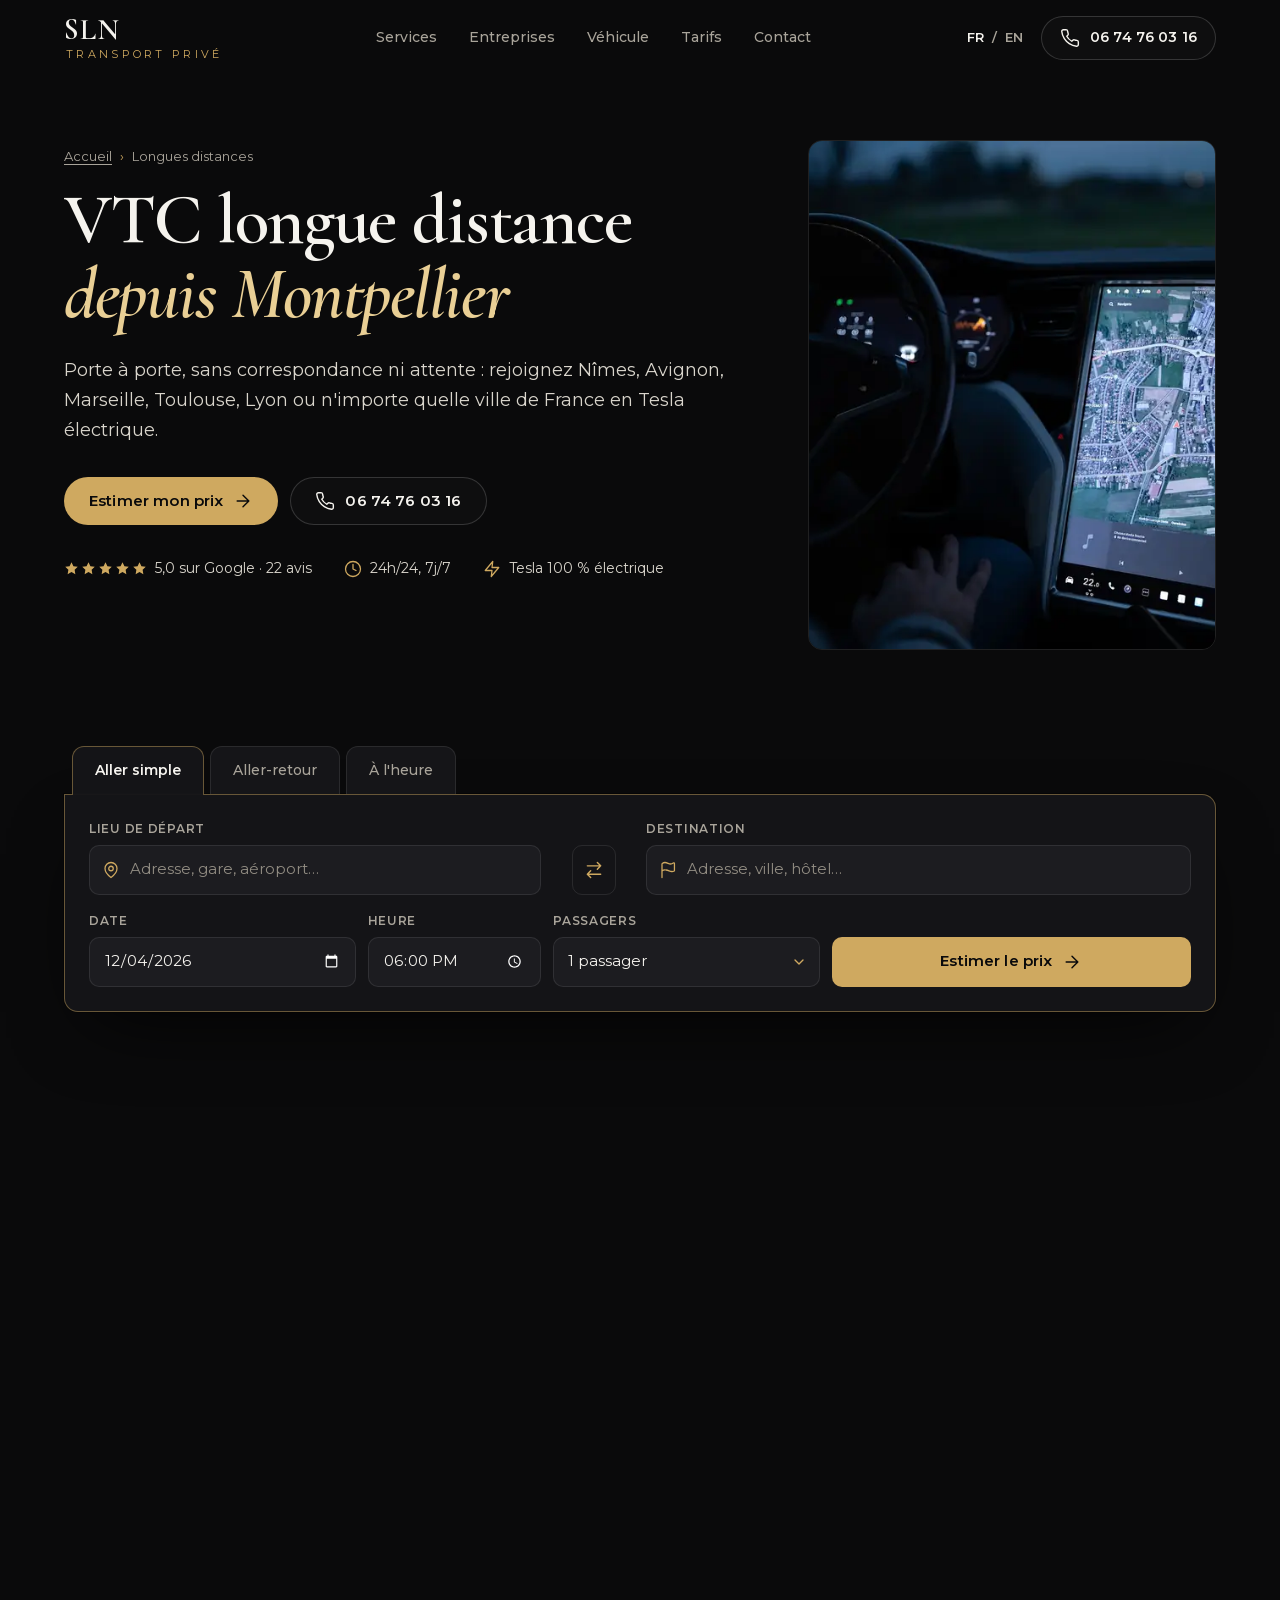
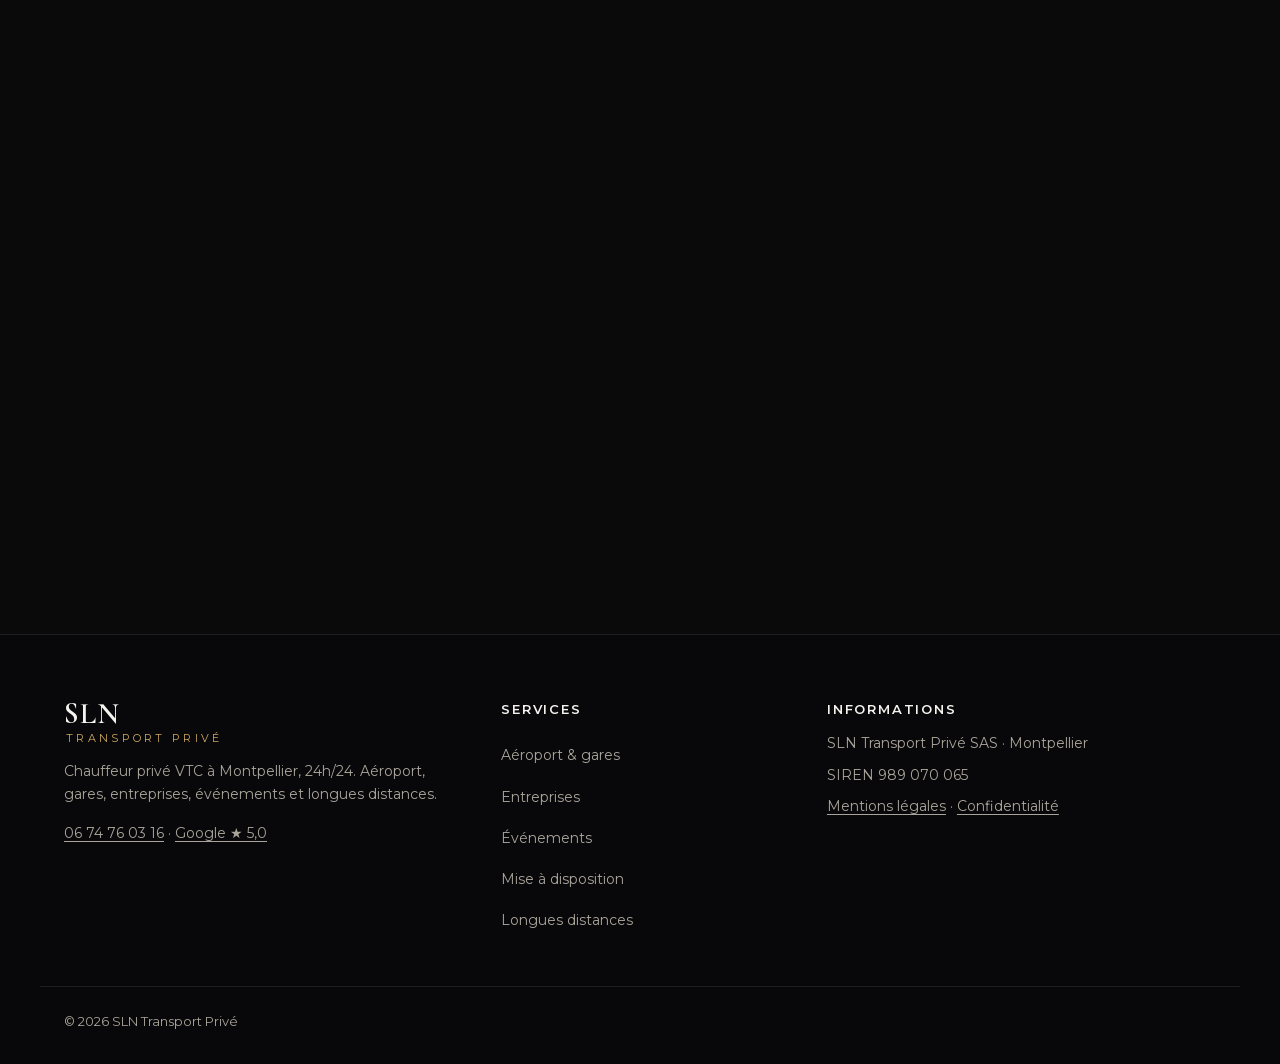
<file: vtc-longue-distance-montpellier/index.html>
<!doctype html>
<html lang="fr">
<head>
<meta charset="utf-8">
<meta name="viewport" content="width=device-width, initial-scale=1">
<meta http-equiv="Content-Security-Policy" content="default-src 'self'; script-src 'self'; style-src 'self'; img-src 'self' data:; font-src 'self'; connect-src 'self' https://data.geopf.fr https://router.project-osrm.org https://api.web3forms.com; form-action 'self' https://api.web3forms.com; base-uri 'self'; object-src 'none'; upgrade-insecure-requests">
<meta name="referrer" content="strict-origin-when-cross-origin">
<title>VTC longue distance depuis Montpellier : prix | SLN</title>
<meta name="description" content="Chauffeur VTC longue distance au départ de Montpellier : Nîmes, Avignon, Marseille, Toulouse, Lyon et toute la France. Prix indicatifs et estimation en ligne.">
<meta name="theme-color" content="#0A0A0B">
<!-- Brouillon en validation : DRAFT = False dans tools/build.py au lancement -->
<meta name="robots" content="noindex, nofollow">
<link rel="canonical" href="https://slnchauffeurprive.com/vtc-longue-distance-montpellier/">
<meta property="og:type" content="website">
<meta property="og:site_name" content="SLN Transport Privé">
<meta property="og:locale" content="fr_FR">
<meta property="og:title" content="VTC longue distance depuis Montpellier : prix | SLN">
<meta property="og:description" content="Chauffeur VTC longue distance au départ de Montpellier : Nîmes, Avignon, Marseille, Toulouse, Lyon et toute la France. Prix indicatifs et estimation en ligne.">
<meta property="og:url" content="https://slnchauffeurprive.com/vtc-longue-distance-montpellier/">
<meta property="og:image" content="https://slnchauffeurprive.com/img/og-image.jpg">
<meta property="og:image:width" content="1200">
<meta property="og:image:height" content="630">
<meta property="og:image:alt" content="SLN Transport Privé, chauffeur privé VTC à Montpellier">
<meta name="twitter:card" content="summary_large_image">
<link rel="icon" href="../favicon.ico" sizes="any">
<link rel="icon" href="../favicon.svg" type="image/svg+xml">
<link rel="apple-touch-icon" href="../apple-touch-icon.png">
<link rel="manifest" href="../site.webmanifest">
<link rel="preload" href="../fonts/Montserrat-latin.woff2" as="font" type="font/woff2" crossorigin>
<link rel="preload" href="../fonts/CormorantGaramond-latin.woff2" as="font" type="font/woff2" crossorigin>
<link rel="stylesheet" href="../css/style.css?v=a0597d81">
<script type="application/ld+json">
{
 "@context": "https://schema.org",
 "@graph": [
  {
   "@type": "LocalBusiness",
   "@id": "https://slnchauffeurprive.com/#business",
   "name": "SLN Transport Privé",
   "legalName": "SLN Transport Privé SAS",
   "description": "Chauffeur privé VTC à Montpellier, disponible 24h/24 : transferts aéroport et gares, déplacements professionnels, événements, mise à disposition et longues distances en Tesla Model Y 100 % électrique.",
   "url": "https://slnchauffeurprive.com/",
   "telephone": "+33674760316",
   "image": "https://slnchauffeurprive.com/img/og-image.jpg",
   "logo": "https://slnchauffeurprive.com/img/icon-512.png",
   "priceRange": "€€",
   "currenciesAccepted": "EUR",
   "paymentAccepted": "Carte bancaire",
   "knowsLanguage": [
    "fr",
    "en"
   ],
   "address": {
    "@type": "PostalAddress",
    "addressLocality": "Montpellier",
    "postalCode": "34070",
    "addressRegion": "Occitanie",
    "addressCountry": "FR"
   },
   "geo": {
    "@type": "GeoCoordinates",
    "latitude": 43.6108,
    "longitude": 3.8767
   },
   "openingHoursSpecification": [
    {
     "@type": "OpeningHoursSpecification",
     "dayOfWeek": [
      "Monday",
      "Tuesday",
      "Wednesday",
      "Thursday",
      "Friday",
      "Saturday",
      "Sunday"
     ],
     "opens": "00:00",
     "closes": "23:59"
    }
   ],
   "areaServed": [
    {
     "@type": "City",
     "name": "Montpellier"
    },
    {
     "@type": "City",
     "name": "Lattes"
    },
    {
     "@type": "City",
     "name": "Pérols"
    },
    {
     "@type": "City",
     "name": "Mauguio"
    },
    {
     "@type": "City",
     "name": "Castelnau-le-Lez"
    },
    {
     "@type": "City",
     "name": "Palavas-les-Flots"
    },
    {
     "@type": "City",
     "name": "La Grande-Motte"
    },
    {
     "@type": "City",
     "name": "Sète"
    },
    {
     "@type": "City",
     "name": "Nîmes"
    },
    {
     "@type": "AdministrativeArea",
     "name": "Hérault"
    },
    {
     "@type": "Country",
     "name": "France"
    }
   ],
   "sameAs": [
    "https://share.google/uKCrQxwhXr0P1DarL"
   ]
  },
  {
   "@type": "Service",
   "@id": "https://slnchauffeurprive.com/vtc-longue-distance-montpellier/#service",
   "name": "Transport longue distance",
   "serviceType": "Transport longue distance",
   "description": "Chauffeur VTC longue distance au départ de Montpellier : Nîmes, Avignon, Marseille, Toulouse, Lyon et toute la France. Prix indicatifs et estimation en ligne.",
   "url": "https://slnchauffeurprive.com/vtc-longue-distance-montpellier/",
   "provider": {
    "@id": "https://slnchauffeurprive.com/#business"
   },
   "areaServed": [
    {
     "@type": "City",
     "name": "Montpellier"
    },
    {
     "@type": "City",
     "name": "Lattes"
    },
    {
     "@type": "City",
     "name": "Pérols"
    },
    {
     "@type": "City",
     "name": "Mauguio"
    },
    {
     "@type": "City",
     "name": "Castelnau-le-Lez"
    },
    {
     "@type": "City",
     "name": "Palavas-les-Flots"
    },
    {
     "@type": "City",
     "name": "La Grande-Motte"
    },
    {
     "@type": "City",
     "name": "Sète"
    },
    {
     "@type": "City",
     "name": "Nîmes"
    },
    {
     "@type": "AdministrativeArea",
     "name": "Hérault"
    },
    {
     "@type": "Country",
     "name": "France"
    }
   ]
  },
  {
   "@type": "BreadcrumbList",
   "itemListElement": [
    {
     "@type": "ListItem",
     "position": 1,
     "name": "Accueil",
     "item": "https://slnchauffeurprive.com/"
    },
    {
     "@type": "ListItem",
     "position": 2,
     "name": "Longues distances",
     "item": "https://slnchauffeurprive.com/vtc-longue-distance-montpellier/"
    }
   ]
  },
  {
   "@type": "FAQPage",
   "mainEntity": [
    {
     "@type": "Question",
     "name": "Combien coûte un VTC de Montpellier à Marseille ?",
     "acceptedAnswer": {
      "@type": "Answer",
      "text": "Comptez environ 309 € pour le centre de Marseille et 273 € pour l'aéroport Marseille-Provence, de jour, pour jusqu'à 4 passagers. Le prix exact est confirmé à la réservation."
     }
    },
    {
     "@type": "Question",
     "name": "Faites-vous les trajets vers toute la France ?",
     "acceptedAnswer": {
      "@type": "Answer",
      "text": "Oui. Au-delà de 200 km, un devis personnalisé vous est envoyé."
     }
    },
    {
     "@type": "Question",
     "name": "Les péages sont-ils inclus ?",
     "acceptedAnswer": {
      "@type": "Answer",
      "text": "Le prix vous est confirmé avant la course, tout compris ou péages en sus selon le trajet : cela vous est précisé à la réservation."
     }
    }
   ]
  }
 ]
}
</script>
</head>
<body>

<!-- Icônes (tracé Lucide, licence ISC) -->
<svg class="sprite" width="0" height="0" aria-hidden="true">
  <defs>
    <symbol id="i-plane" viewBox="0 0 24 24"><path d="M17.8 19.2 16 11l3.5-3.5C21 6 21.5 4 21 3c-1-.5-3 0-4.5 1.5L13 8 4.8 6.2c-.5-.1-.9.1-1.1.5l-.3.5c-.2.5-.1 1 .3 1.3L9 12l-2 3H4l-1 1 3 2 2 3 1-1v-3l3-2 3.5 5.3c.3.4.8.5 1.3.3l.5-.2c.4-.3.6-.7.5-1.2z"/></symbol>
    <symbol id="i-train" viewBox="0 0 24 24"><rect x="5" y="3" width="14" height="14" rx="3"/><path d="M5 11h14M12 3v8M8 21l2-4M16 21l-2-4"/><circle cx="9" cy="14" r=".6"/><circle cx="15" cy="14" r=".6"/></symbol>
    <symbol id="i-briefcase" viewBox="0 0 24 24"><rect x="2" y="7" width="20" height="14" rx="2"/><path d="M16 21V5a2 2 0 0 0-2-2h-4a2 2 0 0 0-2 2v16"/></symbol>
    <symbol id="i-sparkle" viewBox="0 0 24 24"><path d="M12 3l1.9 5.8L20 11l-6.1 2.2L12 19l-1.9-5.8L4 11l6.1-2.2z"/><path d="M19 3v4M17 5h4"/></symbol>
    <symbol id="i-clock" viewBox="0 0 24 24"><circle cx="12" cy="12" r="10"/><path d="M12 6v6l4 2"/></symbol>
    <symbol id="i-route" viewBox="0 0 24 24"><path d="M3 6l6-3 6 3 6-3v15l-6 3-6-3-6 3z"/><path d="M9 3v15M15 6v15"/></symbol>
    <symbol id="i-phone" viewBox="0 0 24 24"><path d="M22 16.92v3a2 2 0 0 1-2.18 2 19.79 19.79 0 0 1-8.63-3.07 19.5 19.5 0 0 1-6-6 19.79 19.79 0 0 1-3.07-8.67A2 2 0 0 1 4.11 2h3a2 2 0 0 1 2 1.72 12.84 12.84 0 0 0 .7 2.81 2 2 0 0 1-.45 2.11L8.09 9.91a16 16 0 0 0 6 6l1.27-1.27a2 2 0 0 1 2.11-.45 12.84 12.84 0 0 0 2.81.7A2 2 0 0 1 22 16.92z"/></symbol>
    <symbol id="i-chat" viewBox="0 0 24 24"><path d="M7.9 20A9 9 0 1 0 4 16.1L2 22z"/></symbol>
    <symbol id="i-sms" viewBox="0 0 24 24"><path d="M21 15a2 2 0 0 1-2 2H7l-4 4V5a2 2 0 0 1 2-2h14a2 2 0 0 1 2 2z"/><path d="M8 10h.01M12 10h.01M16 10h.01"/></symbol>
    <symbol id="i-mail" viewBox="0 0 24 24"><rect x="2" y="4" width="20" height="16" rx="2"/><path d="m22 7-8.97 5.7a1.94 1.94 0 0 1-2.06 0L2 7"/></symbol>
    <symbol id="i-star" viewBox="0 0 24 24"><path d="M12 2l3.09 6.26L22 9.27l-5 4.87 1.18 6.88L12 17.77l-6.18 3.25L7 14.14 2 9.27l6.91-1.01z"/></symbol>
    <symbol id="i-shield" viewBox="0 0 24 24"><path d="M20 13c0 5-3.5 7.5-7.66 8.95a1 1 0 0 1-.67-.01C7.5 20.5 4 18 4 13V6a1 1 0 0 1 1-1c2 0 4.5-1.2 6.24-2.72a1.17 1.17 0 0 1 1.52 0C14.51 3.81 17 5 19 5a1 1 0 0 1 1 1z"/><path d="m9 12 2 2 4-4"/></symbol>
    <symbol id="i-zap" viewBox="0 0 24 24"><path d="M13 2 3 14h9l-1 8 10-12h-9l1-8z"/></symbol>
    <symbol id="i-users" viewBox="0 0 24 24"><path d="M16 21v-2a4 4 0 0 0-4-4H6a4 4 0 0 0-4 4v2"/><circle cx="9" cy="7" r="4"/><path d="M22 21v-2a4 4 0 0 0-3-3.87M16 3.13a4 4 0 0 1 0 7.75"/></symbol>
    <symbol id="i-luggage" viewBox="0 0 24 24"><rect x="6" y="7" width="12" height="13" rx="2"/><path d="M9 7V4h6v3M10 11v5M14 11v5M9 20v1M15 20v1"/></symbol>
    <symbol id="i-handshake" viewBox="0 0 24 24"><circle cx="9" cy="7" r="4"/><path d="M2 21v-2a4 4 0 0 1 4-4h6a4 4 0 0 1 4 4v2"/><path d="m16 11 2 2 4-4"/></symbol>
    <symbol id="i-eyeoff" viewBox="0 0 24 24"><path d="M9.88 9.88a3 3 0 1 0 4.24 4.24M10.73 5.08A10.43 10.43 0 0 1 12 5c7 0 10 7 10 7a13.16 13.16 0 0 1-1.67 2.68M6.61 6.61A13.53 13.53 0 0 0 2 12s3 7 10 7a9.74 9.74 0 0 0 5.39-1.61M2 2l20 20"/></symbol>
    <symbol id="i-check" viewBox="0 0 24 24"><path d="M20 6 9 17l-5-5"/></symbol>
    <symbol id="i-arrow" viewBox="0 0 24 24"><path d="M5 12h14M12 5l7 7-7 7"/></symbol>
    <symbol id="i-pin" viewBox="0 0 24 24"><path d="M20 10c0 6-8 12-8 12s-8-6-8-12a8 8 0 0 1 16 0z"/><circle cx="12" cy="10" r="3"/></symbol>
    <symbol id="i-flag" viewBox="0 0 24 24"><path d="M4 22V4a1 1 0 0 1 .4-.8A6 6 0 0 1 8 2c3 0 5 2 7.33 2q2 0 3.67-1.33a1 1 0 0 1 1.6.8v9.06a1 1 0 0 1-.4.8A6 6 0 0 1 16.67 14C14.33 14 12.33 12 9.33 12A6 6 0 0 0 4 13.33"/></symbol>
    <symbol id="i-swap" viewBox="0 0 24 24"><path d="m21 16-4 4-4-4M17 20V4M3 8l4-4 4 4M7 4v16"/></symbol>
    <symbol id="i-receipt" viewBox="0 0 24 24"><path d="M4 2v20l2-1 2 1 2-1 2 1 2-1 2 1 2-1 2 1V2l-2 1-2-1-2 1-2-1-2 1-2-1-2 1z"/><path d="M16 8H8M16 12H8M13 16H8"/></symbol>
    <symbol id="i-menu" viewBox="0 0 24 24"><path d="M4 7h16M4 12h16M4 17h16"/></symbol>
    <symbol id="i-x" viewBox="0 0 24 24"><path d="M18 6 6 18M6 6l12 12"/></symbol>
  </defs>
</svg>

<a class="skip" href="#contenu">Aller au contenu</a>

<header class="site-header" id="top">
  <div class="container header-inner">
    <a href="../" class="brand" aria-label="SLN Transport Privé, retour à l'accueil">
      <span class="brand-mark">SLN</span>
      <span class="brand-sub">Transport Privé</span>
    </a>
    <nav class="main-nav" id="main-nav" aria-label="Navigation principale">
      <a href="../#services">Services</a>
      <a href="../#entreprises">Entreprises</a>
      <a href="../#vehicule">Véhicule</a>
      <a href="../#tarifs">Tarifs</a>
      <a href="../#contact">Contact</a>
    </nav>
    <div class="header-actions">
      <div class="lang" role="group" aria-label="Langue">
        <a href="../" lang="fr" hreflang="fr" aria-current="true">FR</a>
        <span aria-hidden="true">/</span>
        <a href="../en/" lang="en" hreflang="en">EN</a>
      </div>
      <a class="btn btn-outline btn-sm js-tel" href="tel:+33674760316">
        <svg class="ic" aria-hidden="true"><use href="#i-phone"/></svg><span class="js-tel-label">06 74 76 03 16</span>
      </a>
      <button class="menu-toggle" type="button" aria-controls="main-nav" aria-expanded="false" aria-label="Ouvrir le menu">
        <svg class="ic" aria-hidden="true"><use href="#i-menu"/></svg>
      </button>
    </div>
  </div>
</header>

<main id="contenu">

<section class="page-hero" aria-labelledby="page-title">
  <div class="container page-hero-grid">
    <div>
      <nav class="crumbs" aria-label="Fil d'Ariane"><ol><li><a href="../">Accueil</a></li><li aria-current="page">Longues distances</li></ol></nav>
      <h1 id="page-title">VTC longue distance <em class="gold">depuis Montpellier</em></h1>
      <p class="hero-lead">Porte à porte, sans correspondance ni attente : rejoignez Nîmes, Avignon, Marseille, Toulouse, Lyon ou n'importe quelle ville de France en Tesla électrique.</p>
      <div class="hero-ctas">
        <a class="btn btn-gold" href="#reserver">Estimer mon prix <svg class="ic" aria-hidden="true"><use href="#i-arrow"/></svg></a>
        <a class="btn btn-outline js-tel" href="tel:+33674760316"><svg class="ic" aria-hidden="true"><use href="#i-phone"/></svg>06 74 76 03 16</a>
      </div>
      <ul class="hero-proof" aria-label="Engagements">
        <li><span class="stars" aria-hidden="true"><svg><use href="#i-star"/></svg><svg><use href="#i-star"/></svg><svg><use href="#i-star"/></svg><svg><use href="#i-star"/></svg><svg><use href="#i-star"/></svg></span> 5,0 sur Google · 22 avis</li>
        <li><svg class="ic" aria-hidden="true"><use href="#i-clock"/></svg>24h/24, 7j/7</li>
        <li><svg class="ic" aria-hidden="true"><use href="#i-zap"/></svg>Tesla 100 % électrique</li>
      </ul>
    </div>
    <figure class="page-hero-media"><img src="../img/hero.webp" srcset="../img/hero-mobile.webp 900w, ../img/hero.webp 2000w" sizes="(max-width: 900px) 92vw, 440px" alt="Intérieur de Tesla de nuit, écran de navigation allumé" width="900" height="1100" decoding="async" fetchpriority="high"></figure>
  </div>
</section>

<section class="section section-tight" id="estimer" aria-label="Estimer votre trajet">
  <div class="container booking-wrap" id="reserver">
    <div class="booking">
      <div class="booking-tabs" role="tablist" aria-label="Type de trajet">
        <button role="tab" type="button" id="tab-simple" aria-selected="true" aria-controls="booking-tabpanel" data-mode="simple">Aller simple</button>
        <button role="tab" type="button" id="tab-retour" aria-selected="false" aria-controls="booking-tabpanel" data-mode="retour" tabindex="-1">Aller-retour</button>
        <button role="tab" type="button" id="tab-dispo" aria-selected="false" aria-controls="booking-tabpanel" data-mode="dispo" tabindex="-1">À l'heure</button>
      </div>

      <div id="booking-tabpanel" role="tabpanel" aria-labelledby="tab-simple">
      <form class="booking-panel" id="booking-form" novalidate>
        <div class="b-grid">
          <div class="field field-addr">
            <label for="from">Lieu de départ</label>
            <div class="combo">
              <svg class="ic field-ic" aria-hidden="true"><use href="#i-pin"/></svg>
              <input id="from" name="from" type="text" autocomplete="off" placeholder="Adresse, gare, aéroport…" role="combobox" aria-autocomplete="list" aria-expanded="false" aria-controls="from-list" required>
              <ul class="combo-list" id="from-list" role="listbox" aria-label="Suggestions de départ"></ul>
            </div>
          </div>

          <button type="button" class="swap" id="swap" aria-label="Inverser départ et destination">
            <svg class="ic" aria-hidden="true"><use href="#i-swap"/></svg>
          </button>

          <div class="field field-addr" data-hide="dispo">
            <label for="to">Destination</label>
            <div class="combo">
              <svg class="ic field-ic" aria-hidden="true"><use href="#i-flag"/></svg>
              <input id="to" name="to" type="text" autocomplete="off" placeholder="Adresse, ville, hôtel…" role="combobox" aria-autocomplete="list" aria-expanded="false" aria-controls="to-list" required>
              <ul class="combo-list" id="to-list" role="listbox" aria-label="Suggestions de destination"></ul>
            </div>
          </div>

          <div class="field field-hours" data-show="dispo" hidden>
            <label for="hours">Durée</label>
            <select id="hours" name="hours">
              <option value="2">2 heures</option>
              <option value="3">3 heures</option>
              <option value="4">Demi-journée (4 h)</option>
              <option value="6">6 heures</option>
              <option value="8">Journée (8 h)</option>
            </select>
          </div>

          <div class="field field-date">
            <label for="date">Date</label>
            <input id="date" name="date" type="date" required>
          </div>
          <div class="field field-time">
            <label for="time">Heure</label>
            <input id="time" name="time" type="time" step="300" required>
          </div>

          <div class="field field-date" data-show="retour" hidden>
            <label for="date2">Date retour</label>
            <input id="date2" name="date2" type="date">
          </div>
          <div class="field field-time" data-show="retour" hidden>
            <label for="time2">Heure retour</label>
            <input id="time2" name="time2" type="time" step="300">
          </div>

          <div class="field field-pax">
            <label for="pax">Passagers</label>
            <select id="pax" name="pax">
              <option value="1">1 passager</option>
              <option value="2">2 passagers</option>
              <option value="3">3 passagers</option>
              <option value="4">4 passagers</option>
            </select>
          </div>

          <button type="submit" class="btn btn-gold b-submit" id="estimate-btn">
            <span>Estimer le prix</span>
            <svg class="ic" aria-hidden="true"><use href="#i-arrow"/></svg>
          </button>
        </div>

        <p class="b-error" id="b-error" role="alert" hidden></p>

        <p class="sr-only" id="b-live" role="status" aria-live="polite"></p>

        <div class="b-result" id="b-result">
          <div class="b-result-inner">
          <div class="r-price">
            <span class="r-label">Estimation</span>
            <strong id="r-amount">—</strong>
            <span class="r-route" id="r-route"></span>
            <span class="r-meta" id="r-meta"></span>
          </div>
          <div class="r-actions">
            <a class="btn btn-gold" id="r-whatsapp" href="#" target="_blank" rel="noopener">
              <svg class="ic" aria-hidden="true"><use href="#i-chat"/></svg>Réserver sur WhatsApp
            </a>
            <a class="btn btn-outline" id="r-form" href="../#contact">Envoyer une demande</a>
            <a class="btn btn-outline js-tel" href="tel:+33674760316"><svg class="ic" aria-hidden="true"><use href="#i-phone"/></svg>Appeler</a>
          </div>
          <p class="r-note" id="r-note">Estimation TTC calculée sur la distance par la route. Le chauffeur vous répond personnellement pour confirmer la course et son prix.</p>
          </div>
        </div>
      </form>
      </div>
    </div>
  </div>
</section>

<div class="container prose">
<section class="prose-block reveal"><h2>Prix indicatifs au départ de Montpellier</h2><div class="table-wrap"><table class="dist"><thead><tr><th scope="col">Destination</th><th scope="col">Distance</th><th scope="col">Durée</th><th scope="col">Estimation</th></tr></thead><tbody><tr><th scope="row">La Grande-Motte</th><td>23 km</td><td>25 min</td><td>58 €</td></tr><tr><th scope="row">Sète</th><td>37 km</td><td>40 min</td><td>84 €</td></tr><tr><th scope="row">Nîmes</th><td>51 km</td><td>40 min</td><td>106 €</td></tr><tr><th scope="row">Béziers</th><td>69 km</td><td>50 min</td><td>138 €</td></tr><tr><th scope="row">Arles</th><td>87 km</td><td>1 h 05</td><td>168 €</td></tr><tr><th scope="row">Avignon</th><td>97 km</td><td>1 h 15</td><td>184 €</td></tr><tr><th scope="row">Aix-en-Provence</th><td>149 km</td><td>1 h 40</td><td>274 €</td></tr><tr><th scope="row">Aéroport Marseille-Provence</th><td>149 km</td><td>1 h 45</td><td>273 €</td></tr><tr><th scope="row">Carcassonne</th><td>152 km</td><td>1 h 40</td><td>278 €</td></tr><tr><th scope="row">Perpignan</th><td>155 km</td><td>1 h 45</td><td>283 €</td></tr><tr><th scope="row">Marseille</th><td>170 km</td><td>2 h</td><td>309 €</td></tr><tr><th scope="row">Toulouse</th><td>249 km</td><td>2 h 40</td><td>443 €</td></tr><tr><th scope="row">Lyon</th><td>300 km</td><td>3 h 15</td><td>530 €</td></tr><tr><th scope="row">Nice</th><td>324 km</td><td>3 h 35</td><td>571 €</td></tr></tbody></table></div><p class="small">Depuis le centre de Montpellier, de jour, tarifs TTC indicatifs. Le prix exact dépend des adresses : utilisez le calculateur ci-dessus. Au-delà de 200 km, le prix est confirmé par devis.</p></section>
<section class="prose-block reveal"><h2>Pourquoi le VTC plutôt que le train ?</h2><ul class="ticks"><li><strong>Porte à porte</strong> : pas de trajet jusqu'à la gare, pas de correspondance.</li><li><strong>À plusieurs, le prix par personne baisse</strong> : jusqu'à 4 passagers pour le même tarif.</li><li><strong>Bagages sans contrainte</strong> et départ à l'heure que vous choisissez, de jour comme de nuit.</li><li><strong>Un trajet pour travailler ou se reposer</strong>, dans le calme d'une voiture électrique.</li></ul></section>
</div>

<section class="section section-alt" aria-labelledby="faq-title">
  <div class="container faq-wrap">
    <header class="section-head reveal"><h2 id="faq-title">Questions fréquentes</h2></header>
    <div class="faq reveal">
<details><summary>Combien coûte un VTC de Montpellier à Marseille ?</summary><p>Comptez environ 309 € pour le centre de Marseille et 273 € pour l'aéroport Marseille-Provence, de jour, pour jusqu'à 4 passagers. Le prix exact est confirmé à la réservation.</p></details>
<details><summary>Faites-vous les trajets vers toute la France ?</summary><p>Oui. Au-delà de 200 km, un devis personnalisé vous est envoyé.</p></details>
<details><summary>Les péages sont-ils inclus ?</summary><p>Le prix vous est confirmé avant la course, tout compris ou péages en sus selon le trajet : cela vous est précisé à la réservation.</p></details>
    </div>
  </div>
</section>

<section class="section" aria-labelledby="related-title">
  <div class="container">
    <header class="section-head reveal"><p class="eyebrow">Nos autres services</p><h2 id="related-title">Un chauffeur pour chaque déplacement</h2></header>
    <div class="related reveal"><a class="related-card" href="../vtc-aeroport-gare-montpellier/"><span>Aéroport & gares</span><svg class="ic" aria-hidden="true"><use href="#i-arrow"/></svg></a><a class="related-card" href="../chauffeur-prive-entreprise-montpellier/"><span>Entreprises</span><svg class="ic" aria-hidden="true"><use href="#i-arrow"/></svg></a><a class="related-card" href="../chauffeur-mariage-evenement-montpellier/"><span>Événements</span><svg class="ic" aria-hidden="true"><use href="#i-arrow"/></svg></a><a class="related-card" href="../chauffeur-mise-a-disposition-montpellier/"><span>Mise à disposition</span><svg class="ic" aria-hidden="true"><use href="#i-arrow"/></svg></a></div>
    <div class="cta-band reveal">
      <div><h2>Une question, un devis ?</h2><p>Disponible 24h/24, 7j/7 : appel, SMS, WhatsApp ou formulaire.</p></div>
      <div class="r-actions">
        <a class="btn btn-gold js-wa" href="#" target="_blank" rel="noopener"><svg class="ic" aria-hidden="true"><use href="#i-chat"/></svg>WhatsApp</a>
        <a class="btn btn-outline" href="../#contact">Demander un devis</a>
      </div>
    </div>
  </div>
</section>

</main>

<!-- ============ PIED DE PAGE ============ -->
<footer class="site-footer">
  <div class="container footer-grid">
    <div>
      <a href="../" class="brand"><span class="brand-mark">SLN</span><span class="brand-sub">Transport Privé</span></a>
      <p>Chauffeur privé VTC à Montpellier, 24h/24. Aéroport, gares, entreprises, événements et longues distances.</p>
      <p><a class="js-tel" href="tel:+33674760316">06 74 76 03 16</a> · <a href="https://share.google/uKCrQxwhXr0P1DarL" target="_blank" rel="noopener">Google ★ 5,0</a></p>
    </div>
    <nav aria-label="Services">
      <p class="foot-title">Services</p>
      <a href="../vtc-aeroport-gare-montpellier/">Aéroport & gares</a><a href="../chauffeur-prive-entreprise-montpellier/">Entreprises</a><a href="../chauffeur-mariage-evenement-montpellier/">Événements</a><a href="../chauffeur-mise-a-disposition-montpellier/">Mise à disposition</a><a href="../vtc-longue-distance-montpellier/">Longues distances</a>
    </nav>
    <div class="footer-legal">
      <p class="foot-title">Informations</p>
      <p>SLN Transport Privé SAS · Montpellier</p>
      <p>SIREN 989 070 065</p>
      <p><a href="../mentions-legales/">Mentions légales</a> · <a href="../confidentialite/">Confidentialité</a></p>
    </div>
  </div>
  <p class="container copyright">© <span id="year">2026</span> SLN Transport Privé</p>
</footer>

<!-- Barre d'action mobile -->
<nav class="mobile-bar" aria-label="Contact rapide">
  <a class="js-tel" href="tel:+33674760316"><svg class="ic" aria-hidden="true"><use href="#i-phone"/></svg>Appeler</a>
  <a class="js-wa" href="#" target="_blank" rel="noopener"><svg class="ic" aria-hidden="true"><use href="#i-chat"/></svg>WhatsApp</a>
  <a class="mb-gold" href="../#reserver"><svg class="ic" aria-hidden="true"><use href="#i-arrow"/></svg>Estimer</a>
</nav>

<script src="../js/main.js?v=2c215cc1" defer></script>
</body>
</html>
</file>
<file: css/style.css>
/* =========================================================
   SLN Transport Privé — feuille de style
   Direction : Dark (OLED) premium · noir profond + doré champagne
   Typo : Cormorant Garamond (titres) + Montserrat (texte)
   ========================================================= */

/* Polices auto-hébergées (Google Fonts, licence OFL) — fichiers variables */
@font-face { font-family: 'Cormorant Garamond'; font-style: italic; font-weight: 500 600; font-display: swap; src: url('../fonts/CormorantGaramond-italic-latin-ext.woff2') format('woff2'); unicode-range: U+0100-02BA, U+02BD-02C5, U+02C7-02CC, U+02CE-02D7, U+02DD-02FF, U+0304, U+0308, U+0329, U+1D00-1DBF, U+1E00-1E9F, U+1EF2-1EFF, U+2020, U+20A0-20AB, U+20AD-20C4, U+2113, U+2C60-2C7F, U+A720-A7FF; }
@font-face { font-family: 'Cormorant Garamond'; font-style: italic; font-weight: 500 600; font-display: swap; src: url('../fonts/CormorantGaramond-italic-latin.woff2') format('woff2'); unicode-range: U+0000-00FF, U+0131, U+0152-0153, U+02BB-02BC, U+02C6, U+02DA, U+02DC, U+0304, U+0308, U+0329, U+2000-206F, U+20AC, U+2122, U+2191, U+2193, U+2212, U+2215, U+FEFF, U+FFFD; }
@font-face { font-family: 'Cormorant Garamond'; font-style: normal; font-weight: 500 600; font-display: swap; src: url('../fonts/CormorantGaramond-latin-ext.woff2') format('woff2'); unicode-range: U+0100-02BA, U+02BD-02C5, U+02C7-02CC, U+02CE-02D7, U+02DD-02FF, U+0304, U+0308, U+0329, U+1D00-1DBF, U+1E00-1E9F, U+1EF2-1EFF, U+2020, U+20A0-20AB, U+20AD-20C4, U+2113, U+2C60-2C7F, U+A720-A7FF; }
@font-face { font-family: 'Cormorant Garamond'; font-style: normal; font-weight: 500 600; font-display: swap; src: url('../fonts/CormorantGaramond-latin.woff2') format('woff2'); unicode-range: U+0000-00FF, U+0131, U+0152-0153, U+02BB-02BC, U+02C6, U+02DA, U+02DC, U+0304, U+0308, U+0329, U+2000-206F, U+20AC, U+2122, U+2191, U+2193, U+2212, U+2215, U+FEFF, U+FFFD; }
@font-face { font-family: 'Montserrat'; font-style: normal; font-weight: 400 600; font-display: swap; src: url('../fonts/Montserrat-latin-ext.woff2') format('woff2'); unicode-range: U+0100-02BA, U+02BD-02C5, U+02C7-02CC, U+02CE-02D7, U+02DD-02FF, U+0304, U+0308, U+0329, U+1D00-1DBF, U+1E00-1E9F, U+1EF2-1EFF, U+2020, U+20A0-20AB, U+20AD-20C4, U+2113, U+2C60-2C7F, U+A720-A7FF; }
@font-face { font-family: 'Montserrat'; font-style: normal; font-weight: 400 600; font-display: swap; src: url('../fonts/Montserrat-latin.woff2') format('woff2'); unicode-range: U+0000-00FF, U+0131, U+0152-0153, U+02BB-02BC, U+02C6, U+02DA, U+02DC, U+0304, U+0308, U+0329, U+2000-206F, U+20AC, U+2122, U+2191, U+2193, U+2212, U+2215, U+FEFF, U+FFFD; }
/* Polices de secours calibrées (évitent le décalage de mise en page au chargement) */
@font-face { font-family: "Montserrat Fallback"; src: local("Arial"), local("ArialMT"); size-adjust: 108.8%; ascent-override: 89%; descent-override: 23.1%; line-gap-override: 0%; }
@font-face { font-family: "Cormorant Fallback"; src: local("Georgia"); size-adjust: 87.8%; ascent-override: 105.2%; descent-override: 32.7%; line-gap-override: 0%; }
@font-face { font-family: "Cormorant Fallback"; font-style: italic; src: local("Georgia Italic"), local("Georgia-Italic"); size-adjust: 77.1%; ascent-override: 119.9%; descent-override: 37.2%; line-gap-override: 0%; }

:root {
  /* Couleurs (tokens sémantiques) */
  --bg: #0A0A0B;
  --bg-alt: #101012;
  --surface: #151518;
  --surface-2: #1C1C20;
  --border: rgba(255, 255, 255, 0.09);
  --border-strong: rgba(255, 255, 255, 0.16);
  --text: #F5F3EE;
  --muted: #A9A49A;          /* contraste ≈ 7.6:1 sur --bg */
  --gold: #CFA960;
  --gold-light: #E9CF95;
  --gold-dark: #A9813C;
  --on-gold: #0A0A0B;
  --danger: #F08A7E;
  --focus: #E9CF95;

  /* Typo */
  --font-display: "Cormorant Garamond", "Cormorant Fallback", Georgia, serif;
  --font-body: "Montserrat", "Montserrat Fallback", Arial, sans-serif;

  /* Espacements (densité spacieuse) */
  --s-1: 0.25rem; --s-2: 0.5rem; --s-3: 0.75rem; --s-4: 1rem; --s-5: 1.5rem;
  --s-6: 2rem; --s-7: 3rem; --s-8: 4rem; --s-9: 6rem; --s-10: 8rem;

  --radius: 14px;
  --radius-sm: 10px;
  --container: 1200px;
  --header-h: 4.75rem;
  --ease: cubic-bezier(.2, .7, .2, 1);
}

/* ---------- Base ---------- */
*, *::before, *::after { box-sizing: border-box; }
html { scroll-behavior: smooth; scroll-padding-top: calc(var(--header-h) + 0.5rem); -webkit-text-size-adjust: 100%; }
body {
  margin: 0;
  background: var(--bg);
  color: var(--text);
  font-family: var(--font-body);
  font-size: 1rem;
  line-height: 1.65;
  -webkit-font-smoothing: antialiased;
  font-optical-sizing: auto;
  overflow-x: hidden;
}
img { max-width: 100%; display: block; }
a { color: inherit; text-decoration: none; }
p { margin: 0 0 var(--s-4); }
h1, h2, h3 { margin: 0; font-weight: 600; line-height: 1.1; }
h1 { line-height: 1.04; }
h2 { line-height: 1.08; }
h1, h2 { font-family: var(--font-display); letter-spacing: -0.015em; text-wrap: balance; }
h1 { letter-spacing: -0.02em; }
.price-card strong, .r-price strong, .rating-big strong, .specs b { font-variant-numeric: lining-nums; font-feature-settings: "lnum" 1; }
h3 { font-size: 1.125rem; font-weight: 600; letter-spacing: 0.01em; }
button, input, select, textarea { font: inherit; color: inherit; }
button { cursor: pointer; }
:focus-visible { outline: 2px solid var(--focus); outline-offset: 3px; border-radius: 6px; }
[hidden] { display: none !important; }
.sprite { position: absolute; width: 0; height: 0; overflow: hidden; }
.sr-only { position: absolute; width: 1px; height: 1px; overflow: hidden; clip: rect(0 0 0 0); white-space: nowrap; }
.skip { position: absolute; left: 1rem; top: -3.75rem; z-index: 100; background: var(--gold); color: var(--on-gold); padding: 0.625rem 1rem; border-radius: 8px; font-weight: 600; }
.skip:focus { top: 0.75rem; }

.container { width: 100%; max-width: var(--container); margin: 0 auto; padding: 0 1.5rem; }
.ic { width: 1.25rem; height: 1.25rem; flex: none; fill: none; stroke: currentColor; stroke-width: 1.7; stroke-linecap: round; stroke-linejoin: round; }

.gold { font-style: italic; color: var(--gold-light); }
.eyebrow {
  font-size: 0.75rem;
  font-weight: 600;
  letter-spacing: .22em;
  text-transform: uppercase;
  color: var(--gold);
  margin-bottom: var(--s-4);
}

/* ---------- Boutons ---------- */
.btn {
  display: inline-flex; align-items: center; justify-content: center; gap: 0.625rem;
  min-height: 3rem; padding: 0 1.5rem;
  border-radius: 999px; border: 1px solid transparent;
  font-size: 0.9375rem; font-weight: 600; letter-spacing: .01em;
  transition: transform .2s var(--ease), background-color .2s var(--ease), border-color .2s var(--ease), box-shadow .2s var(--ease), color .2s var(--ease);
  white-space: nowrap;
}

.btn-gold { background: var(--gold); color: var(--on-gold); }
@media (hover: hover) { .btn-gold:hover { background: var(--gold-light); } }
.btn-outline { border-color: var(--border-strong); color: var(--text); background: rgba(255,255,255,.02); }
@media (hover: hover) { .btn-outline:hover { border-color: var(--gold); color: var(--gold-light); } }
.btn-sm { min-height: 2.75rem; padding: 0 1.125rem; font-size: 0.875rem; }
.btn-block { width: 100%; }
.link-arrow { display: inline-flex; align-items: center; gap: 0.5rem; color: var(--gold-light); font-weight: 600; font-size: 0.875rem; min-height: 2.75rem; }

/* Retour au toucher : l'élément réagit dès l'appui (100 ms), puis revient en douceur au relâchement */
.booking-tabs button, .menu-toggle, .mobile-bar a, .faq summary, .link-arrow, .seg span {
  transition: transform .2s var(--ease), color .2s, background-color .2s, border-color .2s;
}
.btn:active, .booking-tabs button:active, .swap:active, .menu-toggle:active, .mobile-bar a:active,
.related-card:active, .contact-list a:active, .service:active, .faq summary:active, .link-arrow:active,
.seg label:active span { transform: scale(.97); transition-duration: .1s; }
.faq summary:active { transform: none; opacity: .7; }
.link-arrow .ic { width: 1rem; height: 1rem; transition: transform .2s var(--ease); }
@media (hover: hover) { .link-arrow:hover .ic { transform: translateX(4px); } }

/* ---------- En-tête ---------- */
.site-header {
  position: fixed; inset: 0 0 auto 0; z-index: 50;
  height: var(--header-h);
  transition: background-color .3s var(--ease), border-color .3s var(--ease), backdrop-filter .3s;
  border-bottom: 1px solid transparent;
}
.site-header.is-scrolled { background: rgba(10, 10, 11, .82); backdrop-filter: blur(14px); -webkit-backdrop-filter: blur(14px); border-bottom-color: var(--border); }
.header-inner { height: 100%; display: flex; align-items: center; justify-content: space-between; gap: var(--s-5); }
.brand { display: inline-flex; flex-direction: column; line-height: 1; gap: 0.25rem; }
.brand-mark { font-family: var(--font-display); font-weight: 600; font-size: 1.875rem; letter-spacing: .04em; }
.brand-sub { font-size: 0.6875rem; letter-spacing: .3em; text-transform: uppercase; color: var(--gold); padding-left: 2px; }
.main-nav { display: flex; gap: var(--s-6); }
.main-nav a { font-size: 0.875rem; font-weight: 500; color: var(--muted); padding: 0.625rem 0; position: relative; transition: color .2s; }
.main-nav a::after { content: ""; position: absolute; left: 0; right: 0; bottom: 0.25rem; height: 1px; background: var(--gold); transform: scaleX(0); transition: transform .25s var(--ease); }
@media (hover: hover) { .main-nav a:hover { color: var(--text); } }
@media (hover: hover) { .main-nav a:hover::after { transform: scaleX(1); } }
.header-actions { display: flex; align-items: center; gap: var(--s-4); }
.lang { display: flex; align-items: center; gap: 0.375rem; font-size: 0.8125rem; font-weight: 600; color: var(--muted); }
.lang a { padding: 0.5rem 2px; }
.lang a[aria-current="true"] { color: var(--text); }
.lang .is-disabled { opacity: .45; cursor: not-allowed; }
.menu-toggle { display: none; width: 2.75rem; height: 2.75rem; border-radius: 50%; border: 1px solid var(--border-strong); background: transparent; align-items: center; justify-content: center; }

/* ---------- Hero ---------- */
.hero { position: relative; padding-top: calc(var(--header-h) + 6rem); isolation: isolate; }
.hero-media {
  position: absolute; inset: 0 0 120px 0; z-index: -1;
  background:
    linear-gradient(180deg, rgba(10,10,11,.55) 0%, rgba(10,10,11,.35) 40%, rgba(10,10,11,.92) 85%, var(--bg) 100%),
    linear-gradient(90deg, rgba(10,10,11,.9) 0%, rgba(10,10,11,.4) 60%, rgba(10,10,11,.2) 100%),
    url("../img/hero.webp") 60% 45% / cover no-repeat;
  filter: saturate(.85);
}
@media (max-width: 56.25em) {
  .hero-media { background-image:
    linear-gradient(180deg, rgba(10,10,11,.62) 0%, rgba(10,10,11,.72) 40%, rgba(10,10,11,.95) 80%, var(--bg) 100%),
    url("../img/hero-mobile.webp");
    background-size: auto, cover; background-repeat: no-repeat; background-position: 0 0, 65% 40%; }
}
.hero-content { max-width: var(--container); }
.hero h1 { font-size: clamp(2.75rem, 7vw, 5.5rem); max-width: 19ch; margin-bottom: var(--s-5); }
.hero-lead { font-size: clamp(1rem, 1.6vw, 1.125rem); color: #D9D5CC; max-width: 56ch; margin-bottom: var(--s-6); }
.hero-proof { list-style: none; margin: 0 0 var(--s-8); padding: 0; display: flex; flex-wrap: wrap; gap: var(--s-3) var(--s-6); font-size: 0.875rem; color: #D9D5CC; }
.hero-proof li { display: inline-flex; align-items: center; gap: 0.5rem; }
.hero-proof .ic { width: 1.125rem; height: 1.125rem; color: var(--gold); }
.stars { display: inline-flex; gap: 2px; color: var(--gold); }
.stars svg { width: 0.9375rem; height: 0.9375rem; fill: currentColor; stroke: none; }
.stars-lg svg { width: 1.625rem; height: 1.625rem; }

/* ---------- Module de réservation ---------- */
.booking-wrap { position: relative; z-index: 5; }
.booking { position: relative; }
.booking-tabs { display: flex; gap: 0.375rem; padding-left: 0.5rem; }
.booking-tabs button {
  min-height: 3rem; padding: 0 1.375rem;
  border: 1px solid var(--border); border-bottom: none;
  border-radius: 12px 12px 0 0;
  background: var(--surface);
  color: var(--muted); font-size: 0.875rem; font-weight: 500;
  transition: color .2s, background-color .2s;
}
@media (hover: hover) { .booking-tabs button:hover { color: var(--text); } }
.booking-tabs button[aria-selected="true"] { background: rgba(21, 21, 24, .96); color: var(--text); font-weight: 600; border-color: rgba(207,169,96,.45); position: relative; }
.booking-tabs button[aria-selected="true"]::after { content: ""; position: absolute; left: 0; right: 0; bottom: -1px; height: 2px; background: rgba(21,21,24,.96); }
.booking-panel {
  background: rgba(21, 21, 24, .96);
  border: 1px solid rgba(207, 169, 96, .45);
  border-radius: 0 var(--radius) var(--radius) var(--radius);
  padding: var(--s-5) var(--s-5);
  box-shadow: 0 30px 80px -30px rgba(0,0,0,.9), 0 0 0 1px rgba(0,0,0,.4);
}
.b-grid {
  display: grid;
  grid-template-columns: repeat(12, minmax(0, 1fr));
  gap: var(--s-4) var(--s-3);
  align-items: end;
}
.b-grid > .field-addr:first-child { grid-column: span 5; }
.b-grid > .swap { grid-column: span 1; justify-self: center; }
.b-grid > .field-addr:nth-child(3), .b-grid > .field-hours { grid-column: span 6; }
.b-grid > .field-date { grid-column: span 3; }
.b-grid > .field-time { grid-column: span 2; }
.b-grid > .field-pax { grid-column: span 3; }
.b-grid > .b-submit { grid-column: span 4; }
.booking[data-mode="retour"] .b-grid > .field-date,
.booking[data-mode="retour"] .b-grid > .field-time,
.booking[data-mode="retour"] .b-grid > .field-pax { grid-column: span 2; }
.booking[data-mode="retour"] .b-grid > .b-submit { grid-column: span 2; padding: 0 0.75rem; }
.booking[data-mode="retour"] .b-submit .ic { display: none; }
.booking[data-mode="dispo"] .b-grid > .swap { visibility: hidden; }
.field { display: flex; flex-direction: column; gap: 0.375rem; min-width: 0; }
.field label { font-size: 0.75rem; font-weight: 600; letter-spacing: .06em; text-transform: uppercase; color: var(--muted); }
.field .opt { text-transform: none; letter-spacing: 0; font-weight: 400; }
.field input, .field select, .field textarea {
  width: 100%; min-height: 3.125rem;
  background: var(--surface-2);
  border: 1px solid var(--border);
  border-radius: var(--radius-sm);
  padding: 0 0.875rem;
  font-size: 0.9375rem;
  transition: border-color .2s, background-color .2s;
  color-scheme: dark;
}
.field textarea { padding: 0.875rem; resize: vertical; min-height: 7.5rem; line-height: 1.5; }
.field select { appearance: none; -webkit-appearance: none; padding-right: 2.25rem;
  background-image: url("data:image/svg+xml,%3Csvg xmlns='http://www.w3.org/2000/svg' width='16' height='16' viewBox='0 0 24 24' fill='none' stroke='%23CFA960' stroke-width='2' stroke-linecap='round' stroke-linejoin='round'%3E%3Cpath d='m6 9 6 6 6-6'/%3E%3C/svg%3E");
  background-repeat: no-repeat; background-position: right 12px center; }
.field input::placeholder, .field textarea::placeholder { color: #918C82; }
@media (hover: hover) { .field input:hover, .field select:hover, .field textarea:hover { border-color: var(--border-strong); } }
.field input:focus, .field select:focus, .field textarea:focus { outline: none; border-color: var(--gold); background: #202024; }
.field input[aria-invalid="true"], .field textarea[aria-invalid="true"] { border-color: var(--danger); }
.combo { position: relative; }
.combo input { padding-left: 2.5rem; }
.field-ic { position: absolute; left: 0.8125rem; top: 50%; transform: translateY(-50%); width: 1.125rem; height: 1.125rem; color: var(--gold); pointer-events: none; }
.combo-list {
  position: absolute; left: 0; right: 0; top: calc(100% + 0.375rem); z-index: 20;
  list-style: none; margin: 0; padding: 0.375rem;
  background: #1E1E22; border: 1px solid var(--border-strong); border-radius: var(--radius-sm);
  box-shadow: 0 20px 40px -12px rgba(0,0,0,.8);
  max-height: 300px; overflow-y: auto;
  display: none; min-width: 16.25rem;
}
.combo-list.is-open { display: block; }
.combo-list li { display: flex; gap: 0.625rem; align-items: flex-start; padding: 0.625rem 0.625rem; border-radius: 8px; cursor: pointer; font-size: 0.875rem; line-height: 1.35; }
.combo-list li .ic { width: 1rem; height: 1rem; margin-top: 2px; color: var(--gold); }
.combo-list li small { display: block; color: var(--muted); font-size: 0.75rem; }
.combo-list li[aria-selected="true"] { background: rgba(207,169,96,.12); }
@media (hover: hover) { .combo-list li:hover { background: rgba(207,169,96,.12); } }
.combo-list .combo-empty { color: var(--muted); cursor: default; }
@media (hover: hover) { .combo-list .combo-empty:hover { background: none; } }
.swap { width: 2.75rem; height: 3.125rem; border-radius: var(--radius-sm); border: 1px solid var(--border); background: transparent; color: var(--gold); display: inline-flex; align-items: center; justify-content: center; transition: border-color .2s, transform .3s var(--ease); }
@media (hover: hover) { .swap:hover { border-color: var(--gold); } }
.swap .ic { transform: rotate(90deg); }
.b-submit { min-height: 3.125rem; border-radius: var(--radius-sm); }
.b-submit[aria-busy="true"] { opacity: .75; cursor: progress; }
.b-error { margin: var(--s-4) 0 0; color: var(--danger); font-size: 0.875rem; }

.b-result {
  display: grid; grid-template-rows: 0fr; opacity: 0; visibility: hidden;
  transition: grid-template-rows .35s var(--ease), opacity .2s ease-out, visibility 0s linear .35s;
}
.b-result.is-open {
  grid-template-rows: 1fr; opacity: 1; visibility: visible;
  transition: grid-template-rows .35s var(--ease), opacity .3s ease-out .05s, visibility 0s;
}
.b-result-inner {
  min-height: 0; overflow: hidden;
  display: grid; grid-template-columns: 1fr auto; gap: var(--s-4) var(--s-6); align-items: center;
}
.b-result-inner::before { content: ""; grid-column: 1 / -1; margin-top: var(--s-5); border-top: 1px solid var(--border); }
.r-price { display: flex; flex-wrap: wrap; align-items: baseline; gap: 0.375rem 1rem; }
.r-label { font-size: 0.75rem; letter-spacing: .18em; text-transform: uppercase; color: var(--muted); font-weight: 600; width: 100%; }
.r-price strong, .price-card strong, .price-table strong, table.dist td, .specs b { font-variant-numeric: lining-nums tabular-nums; }
.r-price strong { white-space: nowrap; font-family: var(--font-display); font-size: clamp(2.5rem, 5vw, 3.5rem); line-height: 1; color: var(--gold-light); }
.r-route { width: 100%; color: var(--text); font-size: 0.9375rem; font-weight: 500; }
.r-route:empty { display: none; }
.r-meta { color: #D9D5CC; font-size: 0.875rem; }
.r-actions { display: flex; gap: var(--s-3); flex-wrap: wrap; }
.r-note { grid-column: 1 / -1; margin: 0; color: var(--muted); font-size: 0.8125rem; }

/* ---------- Sections ---------- */
.section { padding: var(--s-10) 0; }
.section-alt { background: var(--bg-alt); border-top: 1px solid var(--border); border-bottom: 1px solid var(--border); }
.section-head { max-width: 760px; margin-bottom: var(--s-8); }
.section-head h2, .split-text h2, .reviews-text h2, .contact-direct h2 { font-size: clamp(2.25rem, 4.6vw, 3.625rem); margin-bottom: var(--s-5); }
.section-head p:not(.eyebrow) { color: var(--muted); font-size: 1.0625rem; }

/* Services */
.services-grid { display: grid; grid-template-columns: repeat(6, 1fr); gap: var(--s-4); }
.card {
  background: var(--surface); border: 1px solid var(--border); border-radius: var(--radius);
  padding: var(--s-6); display: flex; flex-direction: column; gap: var(--s-3);
  transition: border-color .25s var(--ease), transform .25s var(--ease), background-color .25s;
}
@media (hover: hover) { .card:hover { border-color: rgba(207,169,96,.4); background: #18181B; } }
.service { grid-column: span 2; }
.service:nth-child(4), .service:nth-child(5) { grid-column: span 3; }
.card-ic { width: 2.5rem; height: 2.5rem; fill: none; stroke: var(--gold); stroke-width: 1.4; stroke-linecap: round; stroke-linejoin: round; margin-bottom: var(--s-3); }
.card h3 { font-family: var(--font-display); font-size: 1.75rem; font-weight: 600; }
.card p { color: var(--muted); margin: 0; flex: 1; }
.price-tag { color: var(--text) !important; flex: none !important; font-size: 0.875rem; padding-top: var(--s-3); border-top: 1px solid var(--border); margin-top: var(--s-3) !important; }
.price-tag b { color: var(--gold-light); }
.service .link-arrow { padding-top: var(--s-3); border-top: 1px solid var(--border); margin-top: var(--s-3); }

/* Split (entreprises / véhicule) */
.split { display: grid; grid-template-columns: 1.1fr 1fr; gap: var(--s-9); align-items: center; }
.split-text > p:not(.eyebrow) { color: var(--muted); font-size: 1.0625rem; }
.checklist { list-style: none; padding: 0; margin: var(--s-5) 0 var(--s-6); display: grid; gap: var(--s-4); }
.checklist li { display: flex; gap: 0.875rem; align-items: flex-start; color: #D9D5CC; }
.checklist .ic { color: var(--gold); width: 1.25rem; height: 1.25rem; stroke-width: 2.2; margin-top: 0.1875rem; }
.checklist b { color: var(--text); font-weight: 600; }
.split-cards { display: grid; gap: var(--s-4); }
.mini { display: flex; gap: var(--s-4); align-items: flex-start; background: var(--surface); border: 1px solid var(--border); border-radius: var(--radius); padding: var(--s-5); }
.mini .ic { width: 1.625rem; height: 1.625rem; color: var(--gold); stroke-width: 1.5; }
.mini b { display: block; margin-bottom: 0.25rem; font-weight: 600; }
.mini span { color: var(--muted); font-size: 0.9375rem; }
.pro-media, .faq-media { margin: 0; border-radius: var(--radius); overflow: hidden; border: 1px solid var(--border); }
.pro-media { aspect-ratio: 4 / 3; }
.faq-media { aspect-ratio: 4 / 5; margin-top: var(--s-7); max-width: 360px; }
.pro-media img, .faq-media img { width: 100%; height: 100%; object-fit: cover; }

/* Valeurs */
.values-grid { display: grid; grid-template-columns: repeat(4, 1fr); gap: 0; border-top: 1px solid var(--border); }
.value { padding: var(--s-6) var(--s-5) var(--s-5) 0; border-right: 1px solid var(--border); padding-left: var(--s-5); }
.value:first-child { padding-left: 0; }
.value:last-child { border-right: none; }
.value .ic { width: 1.875rem; height: 1.875rem; color: var(--gold); stroke-width: 1.4; margin-bottom: var(--s-5); }
.value h3 { font-family: var(--font-display); font-size: 1.875rem; margin-bottom: var(--s-3); }
.value p { color: var(--muted); margin: 0; font-size: 0.9375rem; }

/* Véhicule */
.split-car { grid-template-columns: .9fr 1.1fr; }
.car-media { margin: 0; position: relative; border-radius: var(--radius); overflow: hidden; border: 1px solid var(--border); aspect-ratio: 4 / 5; }
.car-media img { width: 100%; height: 100%; object-fit: cover; object-position: center 40%; }
.car-media figcaption { position: absolute; left: 0.75rem; bottom: 0.75rem; font-size: 0.6875rem; color: #D9D5CC; background: rgba(10,10,11,.7); padding: 0.25rem 0.625rem; border-radius: 999px; }
.specs { list-style: none; margin: var(--s-6) 0 0; padding: 0; display: grid; grid-template-columns: repeat(2, 1fr); gap: var(--s-3); }
.specs li { display: grid; grid-template-columns: auto 1fr; grid-template-rows: auto auto; column-gap: 0.875rem; align-items: center; background: var(--surface); border: 1px solid var(--border); border-radius: var(--radius-sm); padding: var(--s-4) var(--s-5); }
.specs .ic { grid-row: span 2; width: 1.625rem; height: 1.625rem; color: var(--gold); stroke-width: 1.5; }
.specs b { font-family: var(--font-display); font-size: 1.625rem; line-height: 1; }
.specs span { color: var(--muted); font-size: 0.875rem; }

/* Tarifs */
.prices-grid { display: grid; grid-template-columns: repeat(4, 1fr); gap: var(--s-4); }
.price-card { background: var(--surface); border: 1px solid var(--border); border-radius: var(--radius); padding: var(--s-6) var(--s-5); text-align: left; transition: border-color .25s; }
@media (hover: hover) { .price-card:hover { border-color: rgba(207,169,96,.4); } }
.price-card span { font-size: 0.8125rem; letter-spacing: .08em; text-transform: uppercase; color: var(--muted); font-weight: 600; }
.price-card strong { display: block; font-family: var(--font-display); font-size: 3rem; line-height: 1.1; margin: var(--s-4) 0 var(--s-2); color: var(--text); }
.price-card p { margin: 0; color: var(--muted); font-size: 0.875rem; }
.prices-note { margin-top: var(--s-6); color: var(--muted); font-size: 0.875rem; }
.prices-note a { color: var(--gold-light); text-decoration: underline; text-underline-offset: 3px; }

/* Avis */
.reviews { display: grid; grid-template-columns: auto 1fr; gap: var(--s-9); align-items: center; }
.rating-big { text-align: center; padding: var(--s-7) var(--s-8); border: 1px solid var(--border-strong); border-radius: var(--radius); background: var(--surface); }
.rating-big strong { display: block; font-family: var(--font-display); font-size: 6rem; line-height: 1; margin-bottom: var(--s-3); }
.rating-big p { margin: var(--s-3) 0 0; color: var(--muted); font-size: 0.875rem; }
.reviews-text > p:not(.eyebrow) { color: var(--muted); font-size: 1.0625rem; max-width: 52ch; margin-bottom: var(--s-6); }

/* Zones */
.chips { list-style: none; margin: 0; padding: 0; display: flex; flex-wrap: wrap; gap: 0.625rem; }
.chips li { padding: 0.625rem 1.125rem; border: 1px solid var(--border-strong); border-radius: 999px; font-size: 0.875rem; color: #D9D5CC; }
.chips .chip-gold { border-color: var(--gold); color: var(--gold-light); }

/* FAQ */
.faq-wrap { display: grid; grid-template-columns: 1fr 1.6fr; gap: var(--s-9); align-items: start; }
.faq details { border-bottom: 1px solid var(--border); }
.faq details:first-child { border-top: 1px solid var(--border); }
.faq summary { list-style: none; cursor: pointer; display: flex; justify-content: space-between; align-items: center; gap: var(--s-4); padding: var(--s-5) 0; font-weight: 600; font-size: 1.0625rem; min-height: 2.75rem; }
.faq summary::-webkit-details-marker { display: none; }
.faq summary::after { content: "+"; font-family: var(--font-display); font-size: 1.875rem; line-height: 1; color: var(--gold); transition: transform .25s var(--ease); }
.faq details[open] summary::after { transform: rotate(45deg); }
@supports (selector(::details-content)) {
  .faq details { interpolate-size: allow-keywords; }
  .faq details::details-content { block-size: 0; overflow: clip; transition: block-size .3s var(--ease), content-visibility .3s allow-discrete; }
  .faq details[open]::details-content { block-size: auto; }
}
.faq details p { color: var(--muted); margin: 0 0 var(--s-5); max-width: 62ch; }

/* Contact */
.contact { display: grid; grid-template-columns: 1fr 1.2fr; gap: var(--s-9); align-items: start; }
.contact-direct > p:not(.eyebrow) { color: var(--muted); font-size: 1.0625rem; }
.contact-list { list-style: none; padding: 0; margin: var(--s-6) 0 0; display: grid; gap: var(--s-3); }
.contact-list a { display: flex; align-items: center; gap: var(--s-4); padding: var(--s-4) var(--s-5); border: 1px solid var(--border); border-radius: var(--radius); background: var(--surface); transition: border-color .2s, transform .2s var(--ease); min-height: 4rem; }
@media (hover: hover) { .contact-list a:hover { border-color: rgba(207,169,96,.5); transform: translateX(4px); } }
.contact-list .ic { width: 1.375rem; height: 1.375rem; color: var(--gold); }
.contact-list a > span { display: flex; flex-direction: column; color: var(--muted); font-size: 0.875rem; line-height: 1.4; }
.contact-list b { color: var(--text); font-weight: 600; font-size: 0.9375rem; }
.contact-form { background: var(--surface); border: 1px solid var(--border); border-radius: calc(var(--radius) + 4px); padding: var(--s-7) var(--s-6); display: grid; gap: var(--s-4); }
.f-row { display: grid; grid-template-columns: 1fr 1fr; gap: var(--s-4); }
.seg { border: 0; padding: 0.25rem; margin: 0 0 var(--s-2); display: inline-flex; background: var(--surface-2); border-radius: 999px; width: max-content; }
.seg label { position: relative; }
.seg input { position: absolute; opacity: 0; inset: 0; cursor: pointer; }
.seg span { display: inline-flex; align-items: center; min-height: 2.5rem; padding: 0 1.25rem; border-radius: 999px; font-size: 0.875rem; font-weight: 600; color: var(--muted); transition: background-color .2s, color .2s; }
.seg input:checked + span { background: var(--gold); color: var(--on-gold); }
.seg input:focus-visible + span { outline: 2px solid var(--focus); outline-offset: 2px; }
.f-error { color: var(--danger); font-size: 0.875rem; margin: 0; }
.f-legal { color: var(--muted); font-size: 0.7812rem; margin: 0; }
.hp { display: none !important; }
.btn[aria-busy="true"] { opacity: .75; cursor: progress; }
.contact-form.is-sent > :not(.f-success) { display: none; }
.f-success { text-align: center; padding: var(--s-6) var(--s-4); outline: none; }
.f-success > .ic { width: 3.5rem; height: 3.5rem; padding: 0.875rem; border-radius: 50%; background: var(--gold); color: var(--on-gold); stroke-width: 2.4; margin: 0 auto var(--s-5); display: block; }
.f-success h3 { font-family: var(--font-display); font-size: 2.125rem; margin-bottom: var(--s-4); }
.f-success p { color: var(--muted); max-width: 42ch; margin: 0 auto var(--s-4); }
#f-again { margin-top: var(--s-3); }
.f-success-alt a { color: var(--gold-light); text-decoration: underline; text-underline-offset: 3px; }

/* Pied de page */
.site-footer { border-top: 1px solid var(--border); padding: var(--s-8) 0 var(--s-6); background: #08080A; }
.footer-grid { display: grid; grid-template-columns: 1.4fr 1fr 1.4fr; gap: var(--s-7); }
.site-footer p { color: var(--muted); font-size: 0.875rem; margin: var(--s-4) 0 0; }
.site-footer nav { display: flex; flex-direction: column; gap: 0.375rem; }
.site-footer nav a { color: var(--muted); font-size: 0.875rem; padding: 0.375rem 0; }
@media (hover: hover) { .site-footer nav a:hover, .footer-legal a:hover { color: var(--gold-light); } }
.footer-legal p { margin: 0 0 0.5rem; }
.footer-legal a { text-decoration: underline; text-underline-offset: 3px; }
.site-footer .copyright { color: var(--muted); font-size: 0.8125rem; margin: var(--s-7) auto 0; padding-top: var(--s-5); border-top: 1px solid var(--border); }

/* Barre mobile */
.mobile-bar { display: none; }

/* Apparition au défilement */
@media (scripting: enabled) {
  .reveal { opacity: 0; transform: translateY(12px); transition: opacity .35s ease-out, transform .4s var(--ease); }
}
.reveal.is-in { opacity: 1; transform: none; }

/* ---------- Responsive ---------- */
@media (max-width: 68.75em) {
  .b-grid > .field-addr:first-child, .b-grid > .field-addr:nth-child(3), .b-grid > .field-hours { grid-column: span 6; }
  .b-grid > .swap { display: none; }
  .b-grid > .field-date, .b-grid > .field-time, .b-grid > .field-pax,
  .booking[data-mode="retour"] .b-grid > .field-date, .booking[data-mode="retour"] .b-grid > .field-time,
  .booking[data-mode="retour"] .b-grid > .field-pax { grid-column: span 4; }
  .b-grid > .b-submit, .booking[data-mode="retour"] .b-grid > .b-submit { grid-column: 1 / -1; }
  .services-grid { grid-template-columns: repeat(2, 1fr); }
  .service, .service:nth-child(4), .service:nth-child(5) { grid-column: span 1; }
  .service:nth-child(5) { grid-column: 1 / -1; }
  .prices-grid { grid-template-columns: repeat(2, 1fr); }
  .values-grid { grid-template-columns: repeat(2, 1fr); }
  .value:nth-child(2) { border-right: none; }
  .value:nth-child(3) { padding-left: 0; }
  .value:nth-child(n+3) { border-top: 1px solid var(--border); }
}

@media (max-width: 56.25em) {
  :root { --header-h: 4.25rem; }
  .main-nav {
    position: fixed; inset: var(--header-h) 0 auto 0;
    flex-direction: column; gap: 0;
    background: rgba(10,10,11,.97); backdrop-filter: blur(14px);
    border-bottom: 1px solid var(--border);
    padding: var(--s-3) 1.5rem var(--s-5);
    transform: translateY(-8px); opacity: 0; visibility: hidden;
    transition: opacity .2s, transform .2s var(--ease), visibility .2s;
  }
  .main-nav.is-open { opacity: 1; transform: none; visibility: visible; }
  .main-nav a { font-size: 1.0625rem; padding: 0.875rem 0; border-bottom: 1px solid var(--border); }
  .main-nav a::after { display: none; }
  .menu-toggle { display: inline-flex; }
  .header-actions .btn-sm { display: none; }
  .site-header.menu-open { background: rgba(10,10,11,.97); }

  .hero { padding-top: calc(var(--header-h) + 3.5rem); }
  .hero-proof { margin-bottom: var(--s-7); }
  .split, .split-car, .reviews, .faq-wrap, .contact { grid-template-columns: 1fr; gap: var(--s-7); }
  .faq-media { display: none; }
  .car-media { aspect-ratio: 4 / 3.4; }
  .footer-grid { grid-template-columns: 1fr; gap: var(--s-6); }
  .section { padding: var(--s-9) 0; }
  .rating-big { padding: var(--s-6); }

  .mobile-bar {
    display: grid; grid-template-columns: 1fr 1fr 1.2fr; gap: 0.5rem;
    position: fixed; left: 0; right: 0; bottom: 0; z-index: 60;
    padding: 0.625rem 0.75rem calc(0.625rem + env(safe-area-inset-bottom));
    background: rgba(10,10,11,.94); backdrop-filter: blur(14px); -webkit-backdrop-filter: blur(14px);
    border-top: 1px solid var(--border);
  }
  .mobile-bar a { display: inline-flex; align-items: center; justify-content: center; gap: 0.5rem; min-height: 3rem; border-radius: 12px; border: 1px solid var(--border-strong); font-size: 0.875rem; font-weight: 600; }
  .mobile-bar .ic { width: 1.125rem; height: 1.125rem; color: var(--gold); }
  .mobile-bar .mb-gold { background: var(--gold); color: var(--on-gold); border-color: transparent; }
  .mobile-bar .mb-gold .ic { color: var(--on-gold); }
  body { padding-bottom: 4.75rem; }
}

@media (max-width: 40em) {
  .container { padding: 0 1rem; }
  .booking-tabs { padding-left: 0; gap: 0.25rem; }
  .booking-tabs button { flex: 1; padding: 0 0.5rem; font-size: 0.8125rem; }
  .booking-panel { border-radius: 0 0 var(--radius) var(--radius); padding: var(--s-4); }
  .b-grid > .field-addr:first-child, .b-grid > .field-addr:nth-child(3), .b-grid > .field-hours,
  .b-grid > .field-pax, .booking[data-mode="retour"] .b-grid > .field-pax { grid-column: 1 / -1; }
  .b-grid > .field-date, .b-grid > .field-time,
  .booking[data-mode="retour"] .b-grid > .field-date, .booking[data-mode="retour"] .b-grid > .field-time { grid-column: span 6; }
  .b-result-inner { grid-template-columns: 1fr; }
  .r-actions .btn { flex: 1 1 100%; }
  .services-grid, .prices-grid, .values-grid { grid-template-columns: 1fr; }
  .service:nth-child(5) { grid-column: auto; }
  .value, .value:first-child, .value:nth-child(3) { padding: var(--s-5) 0; border-right: none; border-top: 1px solid var(--border); }
  .value:first-child { border-top: none; }
  .specs { grid-template-columns: 1fr 1fr; }
  .specs li { padding: var(--s-3) var(--s-4); }
  .f-row { grid-template-columns: 1fr; }
  .contact-form { padding: var(--s-5) var(--s-4); }
  .lang { gap: 0.25rem; font-size: 0.8125rem; }
  .lang a { padding: 0.75rem 0.375rem; min-width: 2.75rem; min-height: 2.75rem; display: inline-flex; align-items: center; justify-content: center; }
}

@media (prefers-reduced-motion: reduce) {
  html { scroll-behavior: auto; }
  *, *::before, *::after { animation-duration: .01ms !important; transition-duration: .01ms !important; }
  .reveal { opacity: 1; transform: none; }
}

@media (prefers-reduced-transparency: reduce) {
  .site-header.is-scrolled, .site-header.menu-open, .main-nav, .mobile-bar {
    background: var(--bg); -webkit-backdrop-filter: none; backdrop-filter: none;
  }
}
@media (prefers-contrast: more) {
  :root { --border: rgba(255, 255, 255, .38); --border-strong: rgba(255, 255, 255, .65); --muted: #D2CDC3; }
  .btn-outline { border-color: var(--text); }
  .field input::placeholder, .field textarea::placeholder { color: var(--muted); }
}

/* ---------- Pages services & légales ---------- */
.card-link { color: inherit; }
.card-link::after { content: ""; position: absolute; inset: 0; border-radius: inherit; }
.service { position: relative; }
.service .link-arrow, .service .price-tag { position: relative; z-index: 1; }
.page-hero { padding: calc(var(--header-h) + 4rem) 0 var(--s-8); background: var(--bg); }
.page-hero-plain { padding-bottom: var(--s-6); }
.page-hero-grid { display: grid; grid-template-columns: 1.25fr .75fr; gap: var(--s-8); align-items: center; }
.page-hero h1 { font-size: clamp(2.5rem, 5.6vw, 4.5rem); margin: var(--s-4) 0 var(--s-5); }
.page-hero-media { margin: 0; border-radius: var(--radius); overflow: hidden; border: 1px solid var(--border); aspect-ratio: 4 / 5; }
.page-hero-media img { width: 100%; height: 100%; object-fit: cover; }
.hero-ctas { display: flex; flex-wrap: wrap; gap: var(--s-3); margin-bottom: var(--s-6); }
.crumbs ol { list-style: none; margin: 0; padding: 0; display: flex; flex-wrap: wrap; gap: 0.5rem; font-size: 0.8125rem; color: var(--muted); }
.crumbs li + li::before { content: "›"; margin-right: 0.5rem; color: var(--gold); }
.crumbs a { text-decoration: underline; text-underline-offset: 3px; }
@media (hover: hover) { .crumbs a:hover { color: var(--gold-light); } }
.section-tight { padding: var(--s-6) 0 var(--s-8); }
.prose { max-width: 860px; padding-bottom: var(--s-9); }
.prose-block { padding: var(--s-7) 0; border-top: 1px solid var(--border); }
.prose-block:first-child { border-top: none; }
.prose-block h2 { font-size: clamp(1.875rem, 3.6vw, 2.625rem); margin-bottom: var(--s-5); }
.prose-block p, .prose-block li { color: #D9D5CC; font-size: 1.0625rem; }
.prose-block a { color: var(--gold-light); text-decoration: underline; text-underline-offset: 3px; }
.prose-block strong { color: var(--text); font-weight: 600; }
.ticks { list-style: none; padding: 0; margin: 0; display: grid; gap: var(--s-4); }
.ticks li { position: relative; padding-left: 1.875rem; }
.ticks li::before { content: ""; position: absolute; left: 0; top: .6em; width: 0.875rem; height: 2px; background: var(--gold); }
.small { font-size: 0.875rem !important; color: var(--muted) !important; }
.price-table { display: grid; grid-template-columns: repeat(3, 1fr); gap: var(--s-3); margin-bottom: var(--s-4); }
.price-table > div { background: var(--surface); border: 1px solid var(--border); border-radius: var(--radius); padding: var(--s-5); }
.price-table span { font-size: 0.75rem; letter-spacing: .1em; text-transform: uppercase; color: var(--muted); font-weight: 600; }
.price-table strong { display: block; font-family: var(--font-display); font-size: 2.75rem; line-height: 1.1; margin: 0.5rem 0 0.25rem; color: var(--text); font-variant-numeric: lining-nums; }
.price-table p { margin: 0; font-size: 0.875rem !important; color: var(--muted) !important; }
.table-wrap { overflow-x: auto; border: 1px solid var(--border); border-radius: var(--radius); margin-bottom: var(--s-4); }
table.dist { width: 100%; border-collapse: collapse; font-size: 0.9375rem; min-width: 28.75rem; }
table.dist th, table.dist td { padding: 0.875rem 1.125rem; text-align: left; border-bottom: 1px solid var(--border); }
table.dist thead th { font-size: 0.75rem; letter-spacing: .1em; text-transform: uppercase; color: var(--muted); font-weight: 600; background: var(--surface); }
table.dist tbody th { font-weight: 600; color: var(--text); }
table.dist td { color: #D9D5CC; font-variant-numeric: tabular-nums; }
table.dist td:last-child { color: var(--gold-light); font-weight: 600; }
table.dist tr:last-child th, table.dist tr:last-child td { border-bottom: none; }
.related { display: grid; grid-template-columns: repeat(4, 1fr); gap: var(--s-3); }
.related-card { display: flex; justify-content: space-between; align-items: center; gap: var(--s-3); padding: var(--s-5); min-height: 4rem; background: var(--surface); border: 1px solid var(--border); border-radius: var(--radius); font-weight: 600; transition: border-color .2s, transform .2s var(--ease); }
.related-card .ic { color: var(--gold); }
@media (hover: hover) { .related-card:hover { border-color: rgba(207,169,96,.5); } }
.cta-band { margin-top: var(--s-8); display: flex; justify-content: space-between; align-items: center; gap: var(--s-5); flex-wrap: wrap; padding: var(--s-7) var(--s-6); border: 1px solid var(--border-strong); border-radius: calc(var(--radius) + 4px); background: var(--surface); }
.cta-band h2 { font-size: clamp(1.75rem, 3.4vw, 2.5rem); margin-bottom: 0.375rem; }
.cta-band p { margin: 0; color: var(--muted); }
.foot-title { color: var(--text) !important; font-weight: 600; font-size: 0.8125rem !important; letter-spacing: .14em; text-transform: uppercase; margin: 0 0 var(--s-3) !important; }
.site-footer p a { text-decoration: underline; text-underline-offset: 3px; }
.legal p, .legal li { font-size: 1rem; }
.notfound { min-height: 80vh; display: flex; flex-direction: column; justify-content: center; gap: var(--s-4); }
.notfound h1 { font-size: clamp(2.5rem, 6vw, 4.5rem); }
.notfound p:not(.eyebrow) { color: var(--muted); }
@media (max-width: 68.75em) { .related { grid-template-columns: repeat(2, 1fr); } }
@media (max-width: 56.25em) {
  .page-hero { padding-top: calc(var(--header-h) + 2.5rem); }
  .page-hero-grid { grid-template-columns: 1fr; gap: var(--s-6); }
  .page-hero-media { aspect-ratio: 16 / 10; }
  .price-table { grid-template-columns: 1fr; }
}
@media (max-width: 40em) { .related { grid-template-columns: 1fr; } .cta-band { padding: var(--s-5) var(--s-4); } }
</file>
